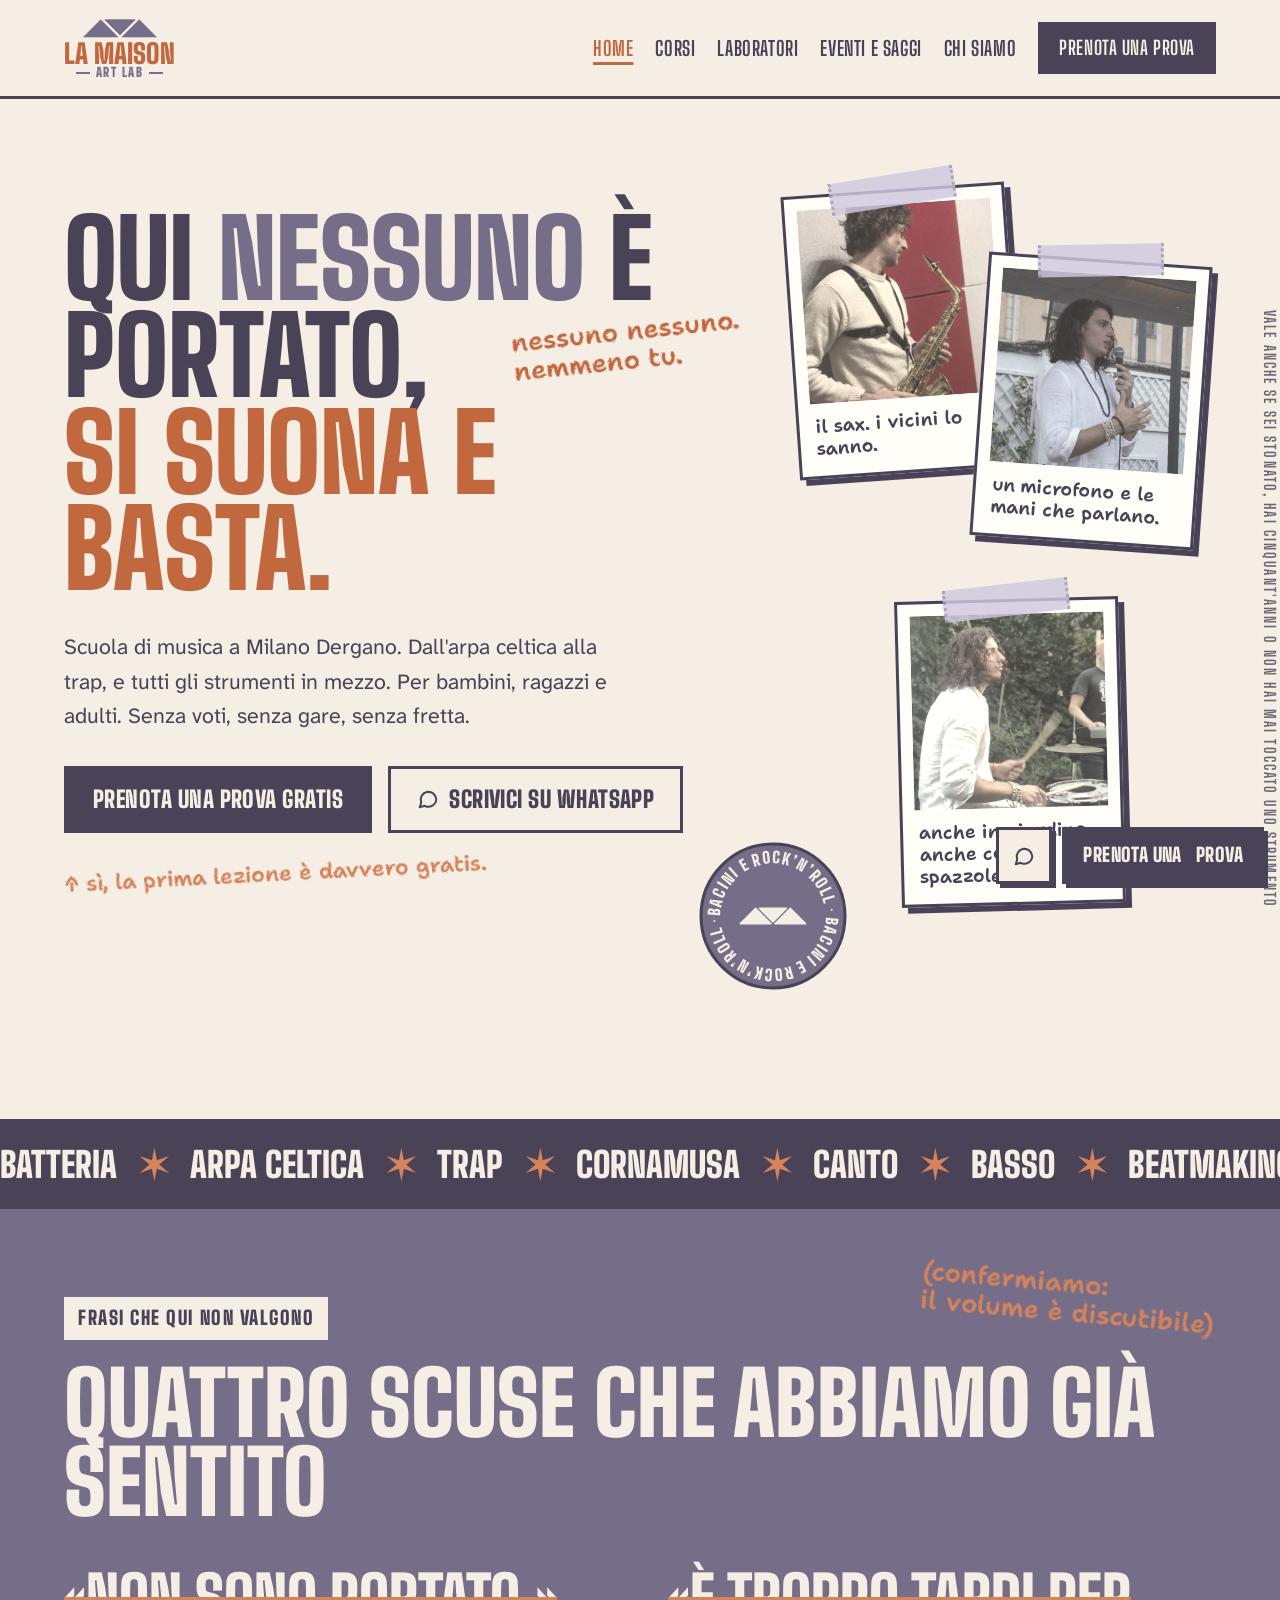
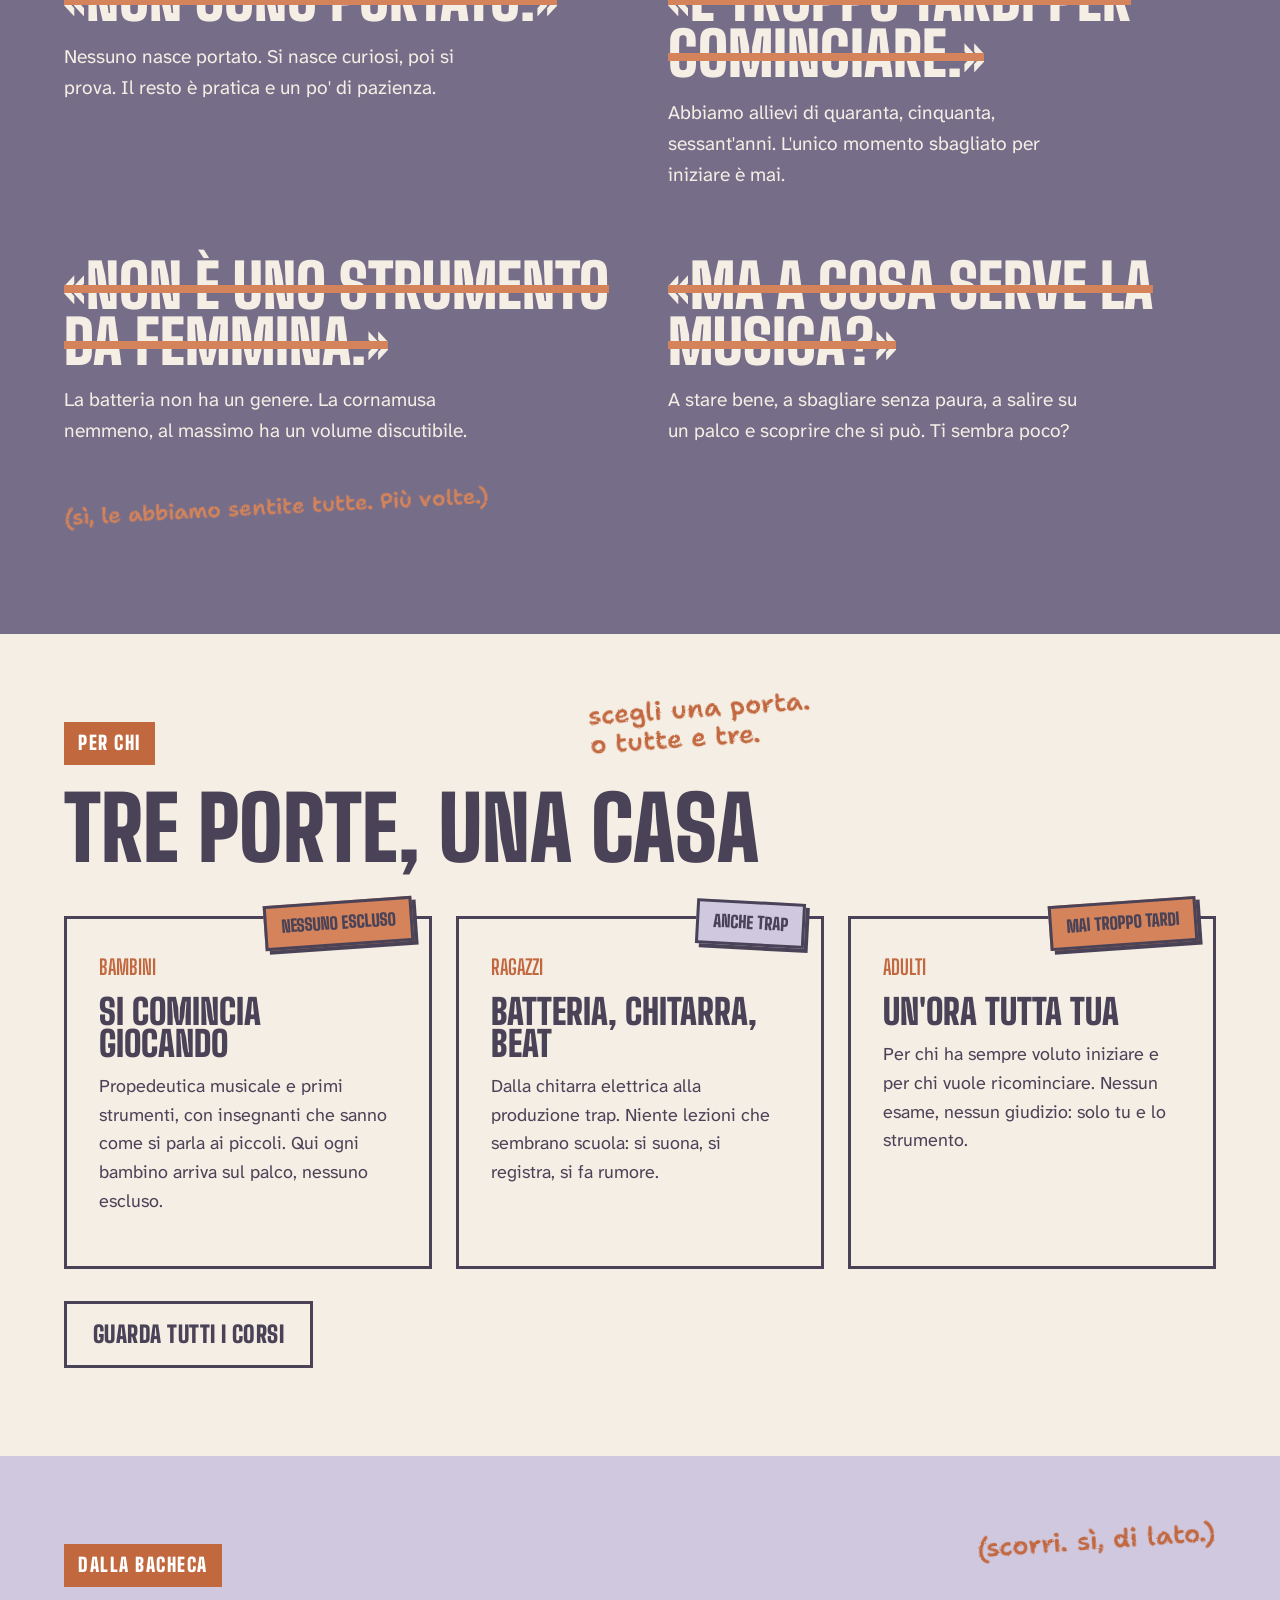
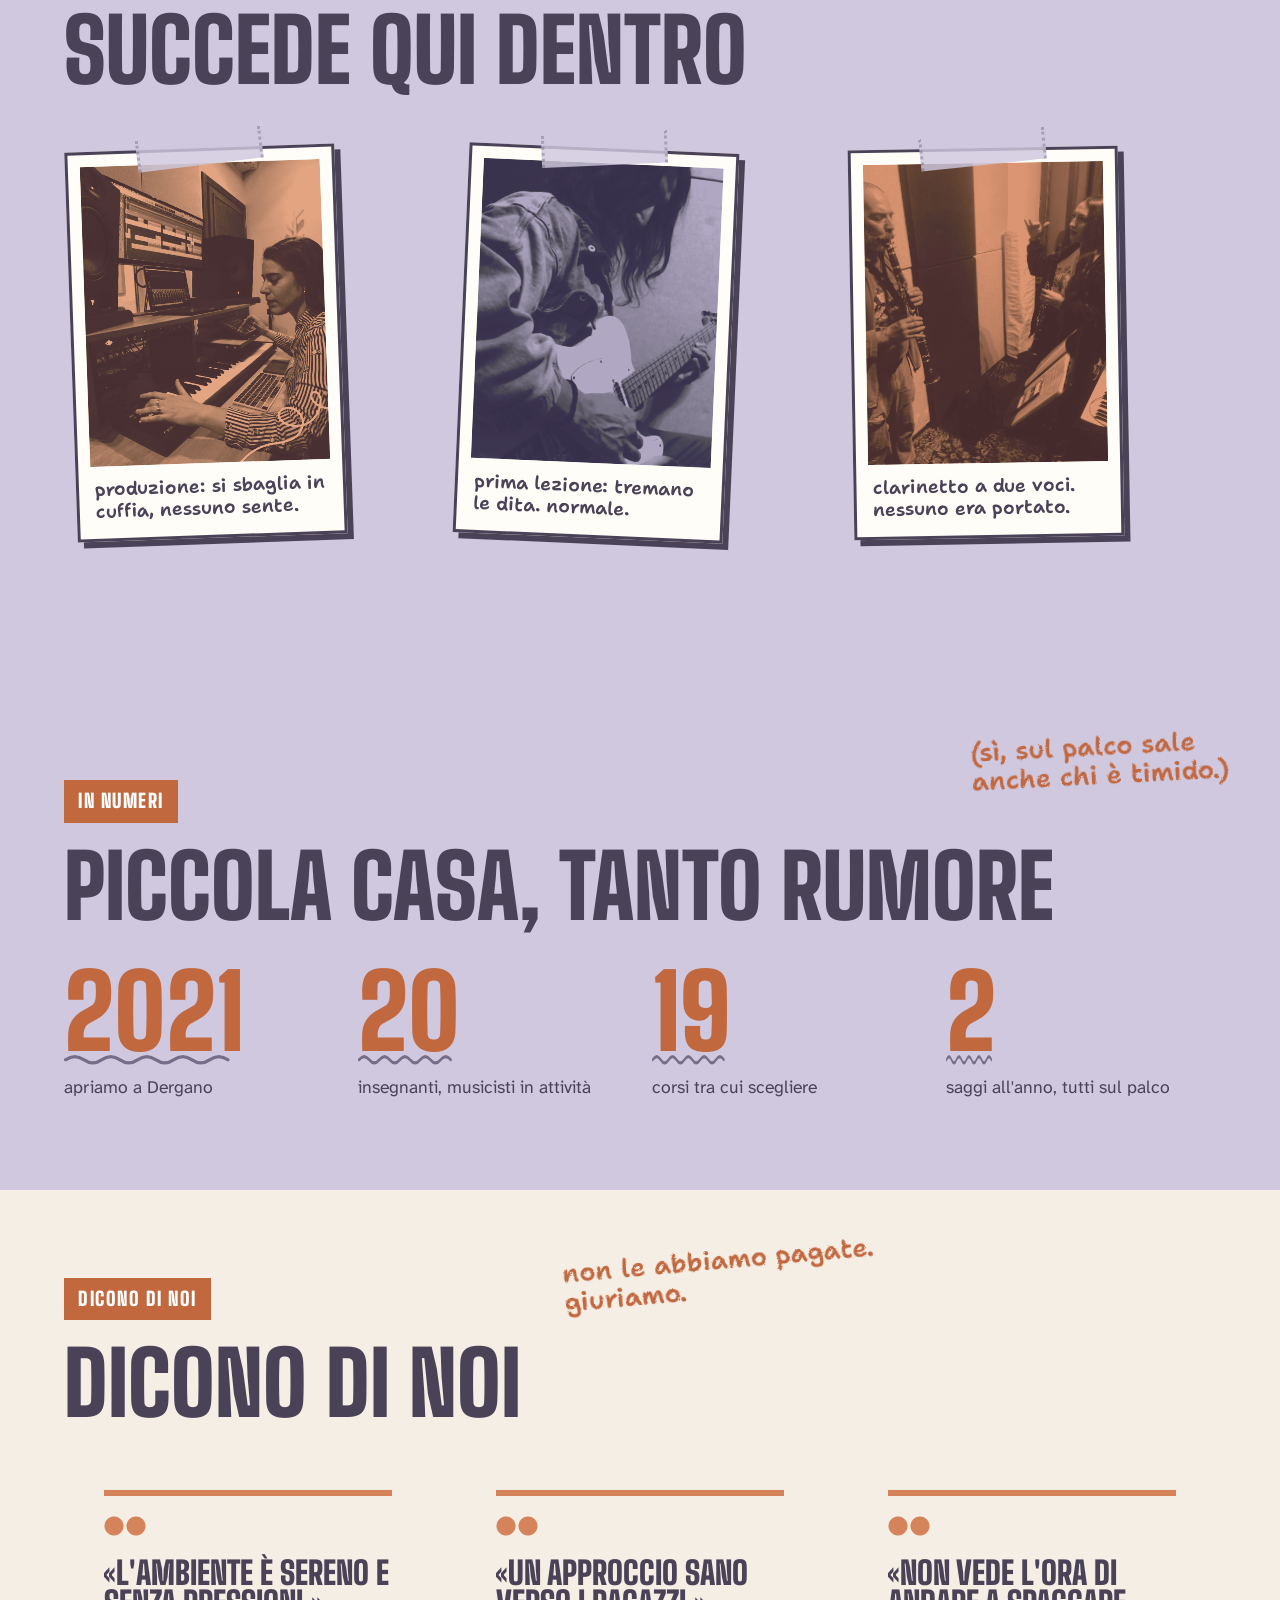
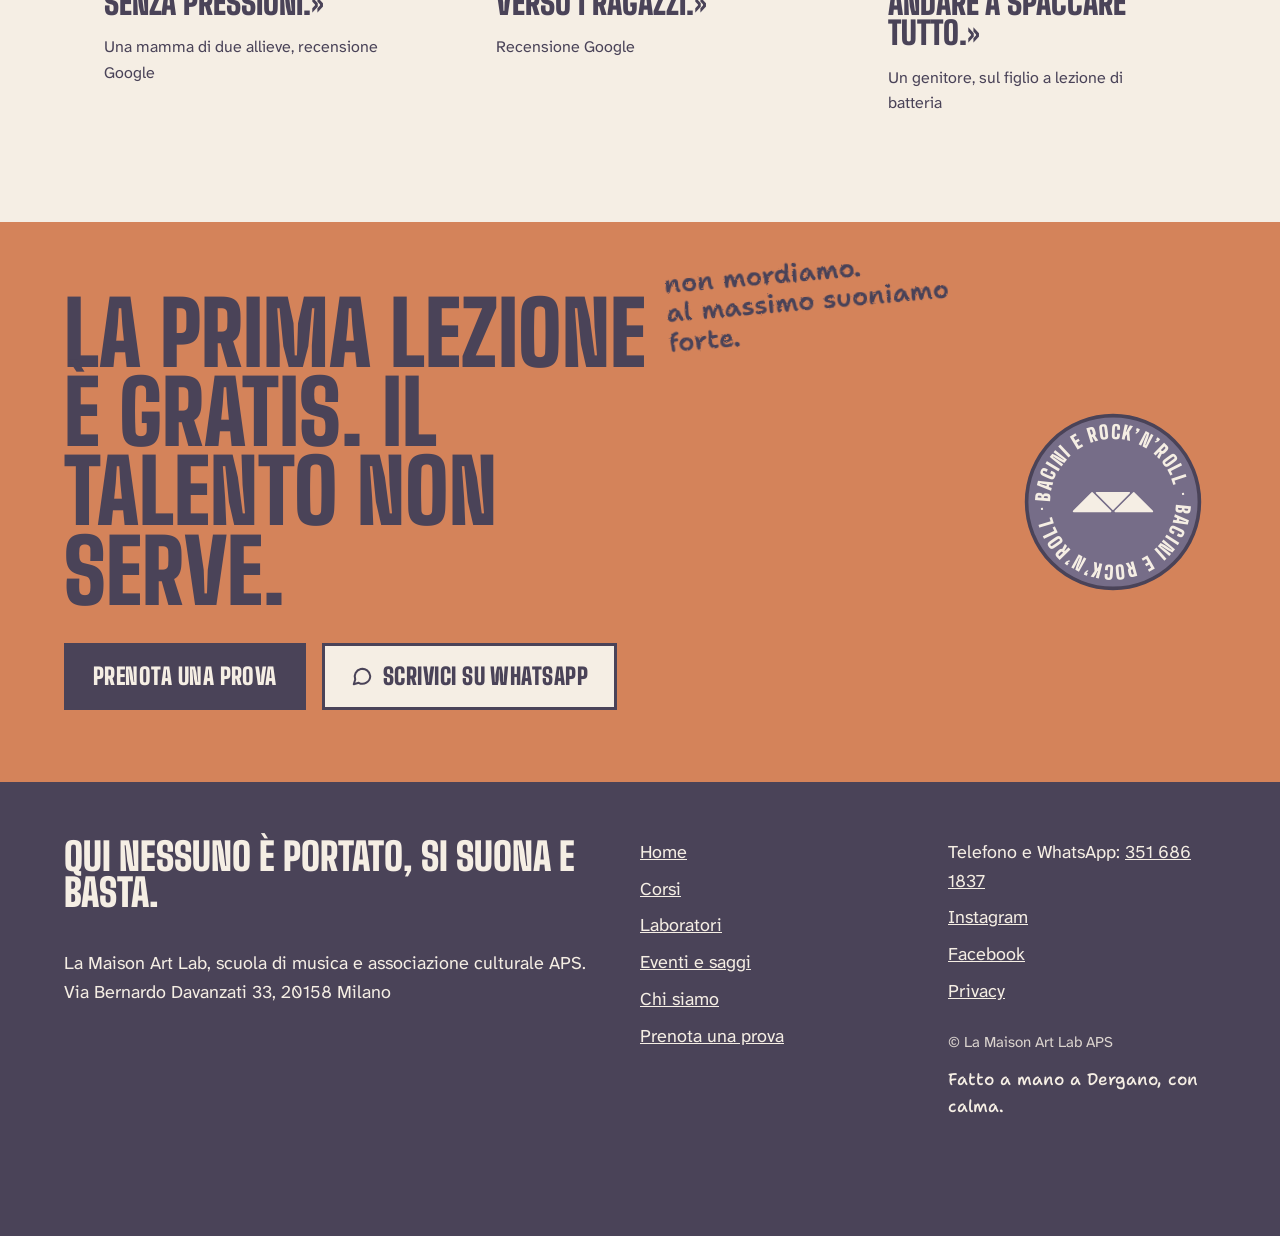
<file: index.html>
<!DOCTYPE html>
<html lang="it">
<head>
<meta charset="utf-8">
<meta name="viewport" content="width=device-width, initial-scale=1">
<title>La Maison Art Lab · Scuola di musica a Milano Dergano</title>
<meta name="description" content="Qui nessuno è portato, si suona e basta. Scuola di musica a Milano Dergano per bambini, ragazzi e adulti. Lezione di prova gratuita.">
<link rel="canonical" href="https://lamaisonartlab.org/">
<meta property="og:type" content="website">
<meta property="og:locale" content="it_IT">
<meta property="og:site_name" content="La Maison Art Lab">
<meta property="og:title" content="La Maison Art Lab · Scuola di musica a Milano Dergano">
<meta property="og:description" content="Qui nessuno è portato, si suona e basta. Scuola di musica a Milano Dergano per bambini, ragazzi e adulti. Lezione di prova gratuita.">
<meta property="og:url" content="https://lamaisonartlab.org/">
<meta property="og:image" content="https://lamaisonartlab.org/foto/og-lamaison.jpg">
<meta property="og:image:width" content="1200">
<meta property="og:image:height" content="630">
<meta name="twitter:card" content="summary_large_image">
<script type="application/ld+json">{"@context": "https://schema.org", "@type": ["EducationalOrganization", "LocalBusiness"], "@id": "https://lamaisonartlab.org/#scuola", "name": "La Maison Art Lab", "alternateName": "La Maison Art Lab APS", "url": "https://lamaisonartlab.org/", "description": "Scuola di musica e associazione culturale a Milano Dergano. Lezioni individuali per bambini, ragazzi e adulti: batteria, chitarra, basso, canto, pianoforte, violino, fiati, arpa celtica, cornamusa, produzione e beatmaking. Lezione di prova gratuita.", "slogan": "Qui nessuno è portato, si suona e basta.", "foundingDate": "2021-09", "telephone": "+39 351 686 1837", "email": "lamaisonartlab@gmail.com", "image": "https://lamaisonartlab.org/foto/og-lamaison.jpg", "logo": "https://lamaisonartlab.org/foto/og-lamaison.jpg", "address": {"@type": "PostalAddress", "streetAddress": "Via Bernardo Davanzati 33", "addressLocality": "Milano", "postalCode": "20158", "addressRegion": "MI", "addressCountry": "IT"}, "areaServed": ["Dergano", "Bovisa", "Affori", "Maciachini", "Isola", "Milano"], "sameAs": ["https://www.instagram.com/lamaisonartlab/", "https://www.facebook.com/lamaisonartlab/"], "knowsAbout": ["batteria", "chitarra", "basso", "canto", "pianoforte", "violino", "sassofono", "tromba", "arpa celtica", "cornamusa", "flauto traverso", "tin whistle", "bodhrán", "produzione musicale", "beatmaking", "propedeutica musicale"]}</script>
<link rel="stylesheet" href="style.css">
</head>
<body>
<svg width="0" height="0" style="position:absolute" aria-hidden="true" focusable="false"><filter id="gesso"><feTurbulence type="fractalNoise" baseFrequency="0.85" numOctaves="2" result="n"/><feDisplacementMap in="SourceGraphic" in2="n" scale="2.4"/></filter></svg>
<a class="salta" href="#contenuto">Vai al contenuto</a>
<header class="testata"><div class="wrap">
<a class="marchio" href="/" aria-label="La Maison Art Lab, home"><svg viewBox="130 300 832 225" aria-hidden="true" focusable="false"><g fill="#766D88" stroke="#766D88" stroke-width="8" stroke-linejoin="round"><path d="M148 507 L335 319 L522 507 Z"/><path d="M380 319 L711 319 L546 485 Z"/><path d="M569 507 L756 319 L944 507 Z"/></g></svg><span class="marchio-testo"><b>La Maison</b><span>ART LAB</span></span></a>
<button class="apri-menu" type="button" aria-expanded="false" aria-controls="menu">Menu</button>
<nav class="menu" id="menu" aria-label="Principale"><a href="/" aria-current="page">Home</a><a href="/corsi">Corsi</a><a href="/laboratori">Laboratori</a><a href="/eventi">Eventi e saggi</a><a href="/chi-siamo">Chi siamo</a><a class="btn btn-prova" href="/prova">Prenota una prova</a></nav>
</div></header>
<main id="contenuto">
<section class="hero"><div class="wrap hero-griglia">
<div>
<h1 style="font-size:clamp(3.6rem,8.4vw,8.4rem)"><span class="w1">Qui</span> <span class="w2">nessuno</span> <span class="w1">è portato,</span><span class="riga2">si suona e basta.</span></h1>
<p class="lead">Scuola di musica a Milano Dergano. Dall'arpa celtica alla trap, e tutti gli strumenti in mezzo. Per bambini, ragazzi e adulti. Senza voti, senza gare, senza fretta.</p>
<div class="bottoni"><a class="btn btn-prova" href="/prova">Prenota una prova gratis</a><a class="btn btn-wa" href="https://wa.me/393516861837?text=Ciao%21%20Vorrei%20prenotare%20una%20lezione%20di%20prova%20alla%20Maison."><svg viewBox="0 0 24 24" fill="none" stroke="currentColor" stroke-width="2.2" stroke-linecap="round" stroke-linejoin="round" aria-hidden="true" focusable="false"><path d="M21 12a8.5 8.5 0 0 1-12.6 7.4L3 21l1.6-5.2A8.5 8.5 0 1 1 21 12z"/></svg> Scrivici su WhatsApp</a></div>
<p class="annotazione">↑ sì, la prima lezione è davvero gratis.</p>
</div>
<div class="hero-figura collage"><figure class="polaroid nastrino" style="--r:-4deg;left:-4%;top:0;z-index:1"><span class="duo"><img src="foto/sax.jpg" alt="Un sassofonista davanti alla parete rossa della sala" loading="lazy"></span><figcaption>il sax. i vicini lo sanno.</figcaption></figure><figure class="polaroid nastrino" style="--r:4deg;right:-6%;top:70px;z-index:2"><span class="duo"><img src="foto/voce-uomo.jpg" alt="Un cantante in camicia bianca canta in giardino" loading="lazy"></span><figcaption>un microfono e le mani che parlano.</figcaption></figure><figure class="polaroid nastrino" style="--r:-1.5deg;left:20%;top:410px;z-index:3"><span class="duo"><img src="foto/batteria-giardino.jpg" alt="Un percussionista suona con le spazzole in giardino" loading="lazy"></span><figcaption>anche in giardino. anche con le spazzole.</figcaption></figure><svg class="timbro" viewBox="0 0 200 200" aria-hidden="true" focusable="false"><defs><path id="cerchio-hero" d="M100,100 m-70,0 a70,70 0 1,1 140,0 a70,70 0 1,1 -140,0"/></defs><circle cx="100" cy="100" r="96" fill="#766D88" stroke="#4A4358" stroke-width="4"/><text font-family="Big Shoulders Display, Arial Narrow, sans-serif" font-weight="900" font-size="21" fill="#F5EEE4" letter-spacing="1"><textPath href="#cerchio-hero" textLength="436" lengthAdjust="spacing">BACINI E ROCK&#8217;N&#8217;ROLL · BACINI E ROCK&#8217;N&#8217;ROLL ·</textPath></text><g transform="translate(54.2,87.6) scale(0.11) translate(-130,-300)"><g fill="#F5EEE4" stroke="#F5EEE4" stroke-width="16" stroke-linejoin="round"><path d="M148 507 L335 319 L522 507 Z"/><path d="M380 319 L711 319 L546 485 Z"/><path d="M569 507 L756 319 L944 507 Z"/></g></g></svg></div>
</div>
<p class="gesso solo-desk" style="left:40%;top:218px;color:var(--terra-scura);transform:rotate(-6deg)" aria-hidden="true">nessuno nessuno.<br>nemmeno tu.</p><div class="lato">Vale anche se sei stonato, hai cinquant'anni o non hai mai toccato uno strumento</div>
</section>
<div class="nastro" aria-hidden="true"><div class="nastro-binario"><span>Batteria<i>✶</i>Arpa celtica<i>✶</i>Trap<i>✶</i>Cornamusa<i>✶</i>Canto<i>✶</i>Basso<i>✶</i>Beatmaking<i>✶</i>Mixing e mastering<i>✶</i>Violino<i>✶</i>Tin whistle<i>✶</i>Sax<i>✶</i>Pianoforte<i>✶</i>Bodhrán<i>✶</i>Chitarra elettrica<i>✶</i>Tromba<i>✶</i></span><span>Batteria<i>✶</i>Arpa celtica<i>✶</i>Trap<i>✶</i>Cornamusa<i>✶</i>Canto<i>✶</i>Basso<i>✶</i>Beatmaking<i>✶</i>Mixing e mastering<i>✶</i>Violino<i>✶</i>Tin whistle<i>✶</i>Sax<i>✶</i>Pianoforte<i>✶</i>Bodhrán<i>✶</i>Chitarra elettrica<i>✶</i>Tromba<i>✶</i></span></div></div>

<section class="sezione sezione-viola"><div class="wrap">
<span class="etichetta">Frasi che qui non valgono</span>
<h2>Quattro scuse che abbiamo già sentito</h2>
<div class="frasi">
<div class="frase"><s>«Non sono portato.»</s><p>Nessuno nasce portato. Si nasce curiosi, poi si prova. Il resto è pratica e un po' di pazienza.</p></div>
<div class="frase"><s>«È troppo tardi per cominciare.»</s><p>Abbiamo allievi di quaranta, cinquanta, sessant'anni. L'unico momento sbagliato per iniziare è mai.</p></div>
<div class="frase"><s>«Non è uno strumento da femmina.»</s><p>La batteria non ha un genere. La cornamusa nemmeno, al massimo ha un volume discutibile.</p></div>
<div class="frase"><s>«Ma a cosa serve la musica?»</s><p>A stare bene, a sbagliare senza paura, a salire su un palco e scoprire che si può. Ti sembra poco?</p></div>
</div>
<p class="annotazione">(sì, le abbiamo sentite tutte. Più volte.)</p><p class="gesso solo-desk" style="right:5%;top:60px;color:var(--terra);transform:rotate(5deg)" aria-hidden="true">(confermiamo:<br>il volume è discutibile)</p>
</div></section>

<section class="sezione"><div class="wrap">
<p class="gesso solo-desk" style="left:46%;top:60px;color:var(--terra-scura);transform:rotate(-4deg)" aria-hidden="true">scegli una porta.<br>o tutte e tre.</p><span class="etichetta">Per chi</span>
<h2>Tre porte, una casa</h2>
<div class="schede">
<div class="scheda"><span class="adesivo">Nessuno escluso</span><span class="eta">Bambini</span><h3>Si comincia giocando</h3><p>Propedeutica musicale e primi strumenti, con insegnanti che sanno come si parla ai piccoli. Qui ogni bambino arriva sul palco, nessuno escluso.</p></div>
<div class="scheda"><span class="adesivo lilla">Anche trap</span><span class="eta">Ragazzi</span><h3>Batteria, chitarra, beat</h3><p>Dalla chitarra elettrica alla produzione trap. Niente lezioni che sembrano scuola: si suona, si registra, si fa rumore.</p></div>
<div class="scheda"><span class="adesivo">Mai troppo tardi</span><span class="eta">Adulti</span><h3>Un'ora tutta tua</h3><p>Per chi ha sempre voluto iniziare e per chi vuole ricominciare. Nessun esame, nessun giudizio: solo tu e lo strumento.</p></div>
</div>
<div class="bottoni"><a class="btn btn-wa" href="/corsi">Guarda tutti i corsi</a></div>
</div></section><section class="sezione sezione-lilla"><div class="wrap"><p class="gesso solo-desk" style="right:5%;top:70px;color:var(--terra-scura);transform:rotate(-4deg)" aria-hidden="true">(scorri. sì, di lato.)</p><span class="etichetta">Dalla bacheca</span><h2>Succede qui dentro</h2><div class="bacheca" aria-label="Foto dalle lezioni"><figure class="polaroid nastrino"><span class="duo"><img src="foto/produzione.jpg" alt="Una ragazza produce musica al computer con tastiera e casse" loading="lazy"></span><figcaption>produzione: si sbaglia in cuffia, nessuno sente.</figcaption></figure><figure class="polaroid nastrino"><span class="duo"><img src="foto/v-telecaster.jpg" alt="Mani su una chitarra elettrica davanti alla parete rossa" loading="lazy"></span><figcaption>prima lezione: tremano le dita. normale.</figcaption></figure><figure class="polaroid nastrino"><span class="duo"><img src="foto/clarinetto.jpg" alt="Insegnante e allieva suonano il clarinetto" loading="lazy"></span><figcaption>clarinetto a due voci. nessuno era portato.</figcaption></figure><figure class="polaroid nastrino"><span class="duo"><img src="foto/canto-piano.jpg" alt="Una cantante e un pianista provano in sala" loading="lazy"></span><figcaption>voce e piano. il resto è coraggio.</figcaption></figure><figure class="polaroid nastrino"><span class="duo"><img src="foto/basso.jpg" alt="Un bassista suona in sala prove" loading="lazy"></span><figcaption>senza basso non balla nessuno.</figcaption></figure><figure class="polaroid nastrino"><span class="duo"><img src="foto/batteria.jpg" alt="Una batterista suona all aperto" loading="lazy"></span><figcaption>rumore autorizzato.</figcaption></figure><figure class="polaroid nastrino"><span class="duo"><img src="foto/studio.jpg" alt="Una persona di spalle lavora in studio di registrazione" loading="lazy"></span><figcaption>cuffie, cavi e pazienza.</figcaption></figure><figure class="polaroid nastrino"><span class="duo"><img src="foto/chitarre.jpg" alt="Due chitarriste a lezione" loading="lazy"></span><figcaption>prima si accorda. poi si ride.</figcaption></figure><figure class="polaroid nastrino"><span class="duo"><img src="foto/v-piano-lezione.jpg" alt="Insegnante e allievo adulto al pianoforte" loading="lazy"></span><figcaption>a quattro mani. due sono del maestro.</figcaption></figure></div></div></section>

<section class="sezione sezione-lilla"><div class="wrap">
<p class="gesso solo-desk" style="right:4%;top:40px;color:var(--terra-scura);transform:rotate(-3deg)" aria-hidden="true">(sì, sul palco sale<br>anche chi è timido.)</p><span class="etichetta">In numeri</span>
<h2>Piccola casa, tanto rumore</h2>
<div class="numeri">
<div class="numero"><b>2021<svg viewBox="0 0 200 18" preserveAspectRatio="none" aria-hidden="true" focusable="false"><path d="M2 10 Q 12 2 22 10 Q 32 18 42 10 Q 52 2 62 10 Q 72 18 82 10 Q 92 2 102 10 Q 112 18 122 10 Q 132 2 142 10 Q 152 18 162 10 Q 172 2 182 10" fill="none" stroke="currentColor" stroke-width="4" stroke-linecap="round"/></svg></b><span>apriamo a Dergano</span></div>
<div class="numero"><b>20<svg viewBox="0 0 200 18" preserveAspectRatio="none" aria-hidden="true" focusable="false"><path d="M2 10 Q 12 2 22 10 Q 32 18 42 10 Q 52 2 62 10 Q 72 18 82 10 Q 92 2 102 10 Q 112 18 122 10 Q 132 2 142 10 Q 152 18 162 10 Q 172 2 182 10" fill="none" stroke="currentColor" stroke-width="4" stroke-linecap="round"/></svg></b><span>insegnanti, musicisti in attività</span></div>
<div class="numero"><b>19<svg viewBox="0 0 200 18" preserveAspectRatio="none" aria-hidden="true" focusable="false"><path d="M2 10 Q 12 2 22 10 Q 32 18 42 10 Q 52 2 62 10 Q 72 18 82 10 Q 92 2 102 10 Q 112 18 122 10 Q 132 2 142 10 Q 152 18 162 10 Q 172 2 182 10" fill="none" stroke="currentColor" stroke-width="4" stroke-linecap="round"/></svg></b><span>corsi tra cui scegliere</span></div>
<div class="numero"><b>2<svg viewBox="0 0 200 18" preserveAspectRatio="none" aria-hidden="true" focusable="false"><path d="M2 10 Q 12 2 22 10 Q 32 18 42 10 Q 52 2 62 10 Q 72 18 82 10 Q 92 2 102 10 Q 112 18 122 10 Q 132 2 142 10 Q 152 18 162 10 Q 172 2 182 10" fill="none" stroke="currentColor" stroke-width="4" stroke-linecap="round"/></svg></b><span>saggi all'anno, tutti sul palco</span></div>
</div>
</div></section>

<section class="sezione"><div class="wrap">
<p class="gesso solo-desk" style="left:44%;top:56px;color:var(--terra-scura);transform:rotate(-5deg)" aria-hidden="true">non le abbiamo pagate.<br>giuriamo.</p><span class="etichetta">Dicono di noi</span>
<h2>Dicono di noi</h2>
<div class="recensioni">
<figure class="recensione"><blockquote>«L'ambiente è sereno e senza pressioni.»</blockquote><figcaption>Una mamma di due allieve, recensione Google</figcaption></figure>
<figure class="recensione"><blockquote>«Un approccio sano verso i ragazzi.»</blockquote><figcaption>Recensione Google</figcaption></figure>
<figure class="recensione"><blockquote>«Non vede l'ora di andare a spaccare tutto.»</blockquote><figcaption>Un genitore, sul figlio a lezione di batteria</figcaption></figure>
</div>
</div></section>

</main>
<section class="banda"><p class="gesso solo-desk" style="left:52%;top:34px;color:var(--notte);transform:rotate(-5deg)" aria-hidden="true">non mordiamo.<br>al massimo suoniamo forte.</p><svg class="timbro" viewBox="0 0 200 200" aria-hidden="true" focusable="false"><defs><path id="cerchio-piede" d="M100,100 m-70,0 a70,70 0 1,1 140,0 a70,70 0 1,1 -140,0"/></defs><circle cx="100" cy="100" r="96" fill="#766D88" stroke="#4A4358" stroke-width="4"/><text font-family="Big Shoulders Display, Arial Narrow, sans-serif" font-weight="900" font-size="21" fill="#F5EEE4" letter-spacing="1"><textPath href="#cerchio-piede" textLength="436" lengthAdjust="spacing">BACINI E ROCK&#8217;N&#8217;ROLL · BACINI E ROCK&#8217;N&#8217;ROLL ·</textPath></text><g transform="translate(54.2,87.6) scale(0.11) translate(-130,-300)"><g fill="#F5EEE4" stroke="#F5EEE4" stroke-width="16" stroke-linejoin="round"><path d="M148 507 L335 319 L522 507 Z"/><path d="M380 319 L711 319 L546 485 Z"/><path d="M569 507 L756 319 L944 507 Z"/></g></g></svg><div class="wrap">
<h2>La prima lezione è gratis. Il talento non serve.</h2>
<div class="bottoni"><a class="btn btn-prova" href="/prova">Prenota una prova</a><a class="btn btn-wa" href="https://wa.me/393516861837?text=Ciao%21%20Vorrei%20prenotare%20una%20lezione%20di%20prova%20alla%20Maison."><svg viewBox="0 0 24 24" fill="none" stroke="currentColor" stroke-width="2.2" stroke-linecap="round" stroke-linejoin="round" aria-hidden="true" focusable="false"><path d="M21 12a8.5 8.5 0 0 1-12.6 7.4L3 21l1.6-5.2A8.5 8.5 0 1 1 21 12z"/></svg> Scrivici su WhatsApp</a></div>
</div></section>
<footer class="piede"><div class="wrap">
<div><p class="claim">Qui nessuno è portato, si suona e basta.</p><p>La Maison Art Lab, scuola di musica e associazione culturale APS.<br>Via Bernardo Davanzati 33, 20158 Milano</p></div>
<div><ul><li><a href="/">Home</a></li><li><a href="/corsi">Corsi</a></li><li><a href="/laboratori">Laboratori</a></li><li><a href="/eventi">Eventi e saggi</a></li><li><a href="/chi-siamo">Chi siamo</a></li><li><a href="/prova">Prenota una prova</a></li></ul></div>
<div><ul><li>Telefono e WhatsApp: <a href="tel:+393516861837">351 686 1837</a></li><li><a href="https://www.instagram.com/lamaisonartlab/">Instagram</a></li><li><a href="https://www.facebook.com/lamaisonartlab/">Facebook</a></li><li><a href="/privacy">Privacy</a></li></ul><small>© La Maison Art Lab APS</small><p class="firma">Fatto a mano a Dergano, con calma.</p></div>
</div></footer>
<div class="fisso"><a class="btn btn-wa" href="https://wa.me/393516861837?text=Ciao%21%20Vorrei%20prenotare%20una%20lezione%20di%20prova%20alla%20Maison." aria-label="Scrivici su WhatsApp"><svg viewBox="0 0 24 24" fill="none" stroke="currentColor" stroke-width="2.2" stroke-linecap="round" stroke-linejoin="round" aria-hidden="true" focusable="false"><path d="M21 12a8.5 8.5 0 0 1-12.6 7.4L3 21l1.6-5.2A8.5 8.5 0 1 1 21 12z"/></svg></a><a class="btn btn-prova" href="/prova"><span class="testo-lungo">Prenota una&nbsp;</span>prova</a></div>
<script src="main.js"></script>
<script>function loadScript(a){var b=document.getElementsByTagName("head")[0],c=document.createElement("script");c.type="text/javascript",c.src="https://tracker.metricool.com/resources/be.js",c.onreadystatechange=a,c.onload=a,b.appendChild(c)}loadScript(function(){beTracker.t({hash:"4a9b543a5ae38511cccfe900e14ec76c"})});</script>
</body>
</html>
</file>
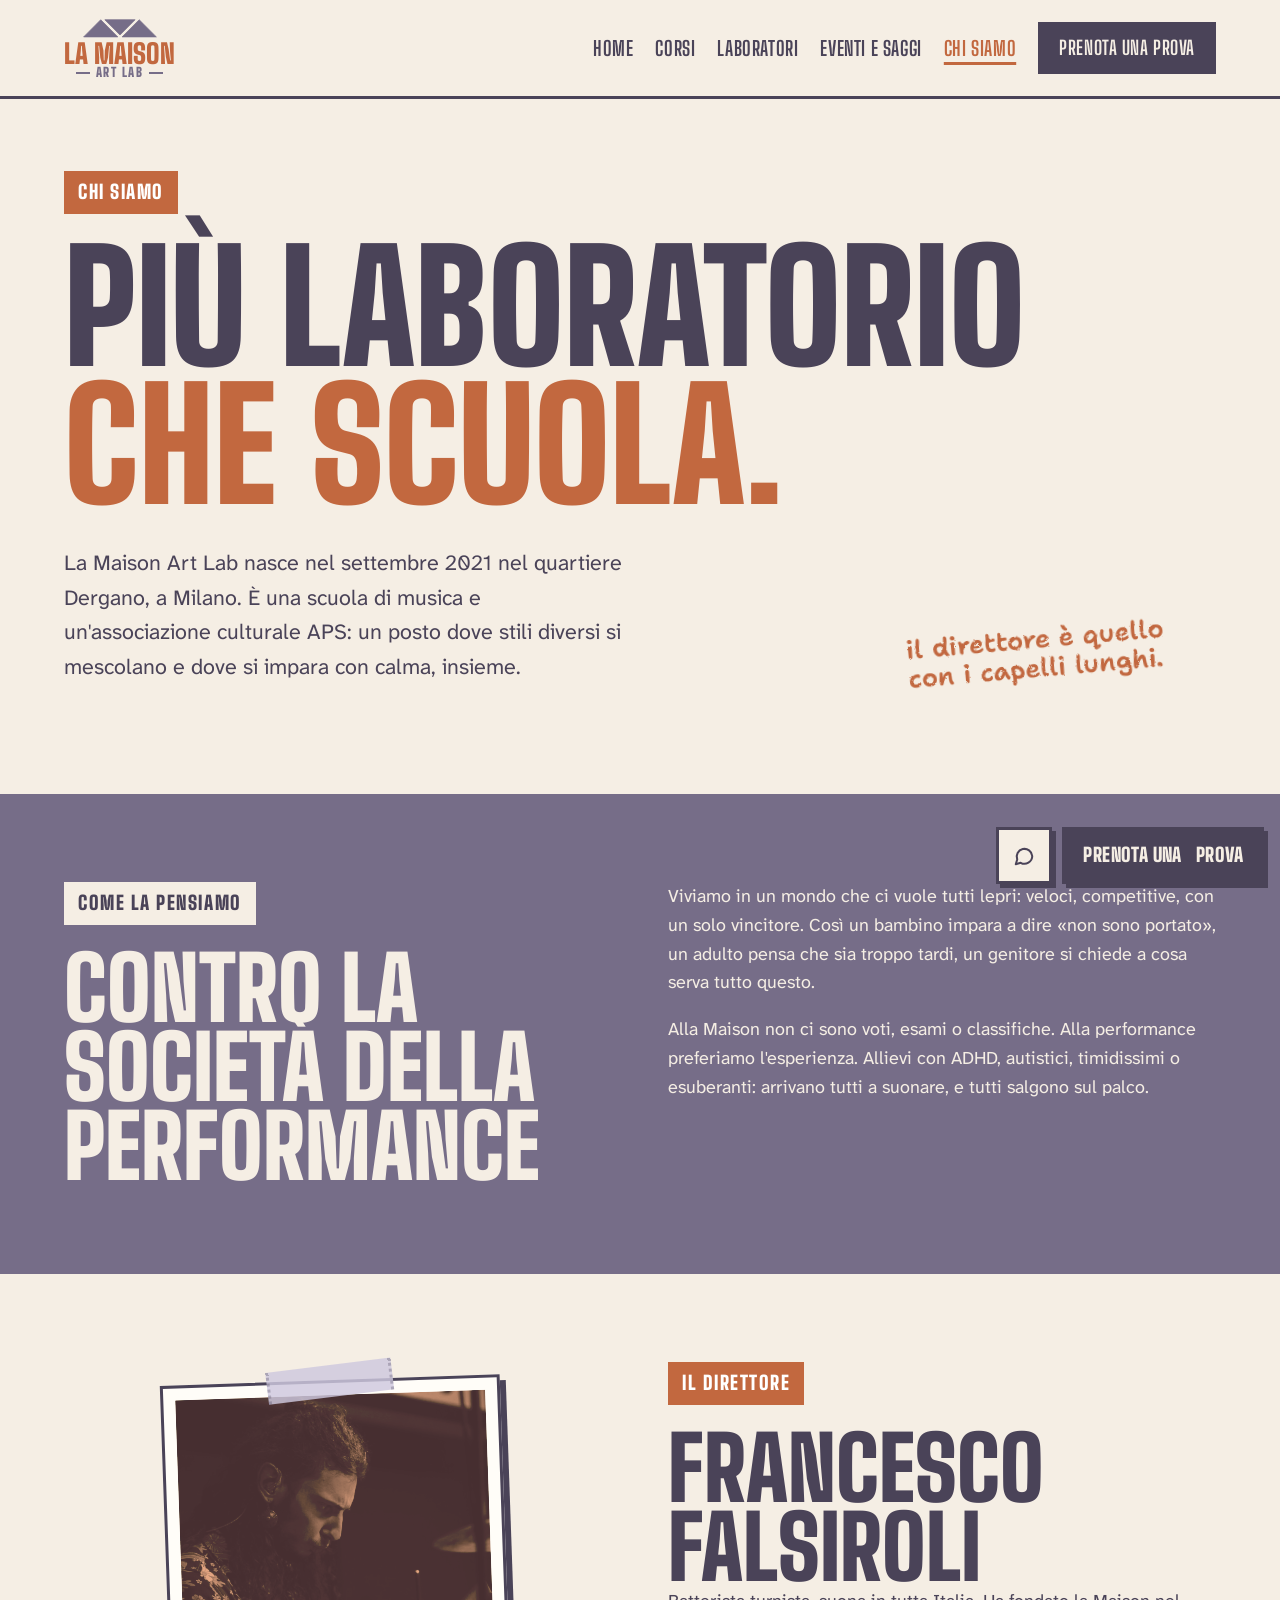
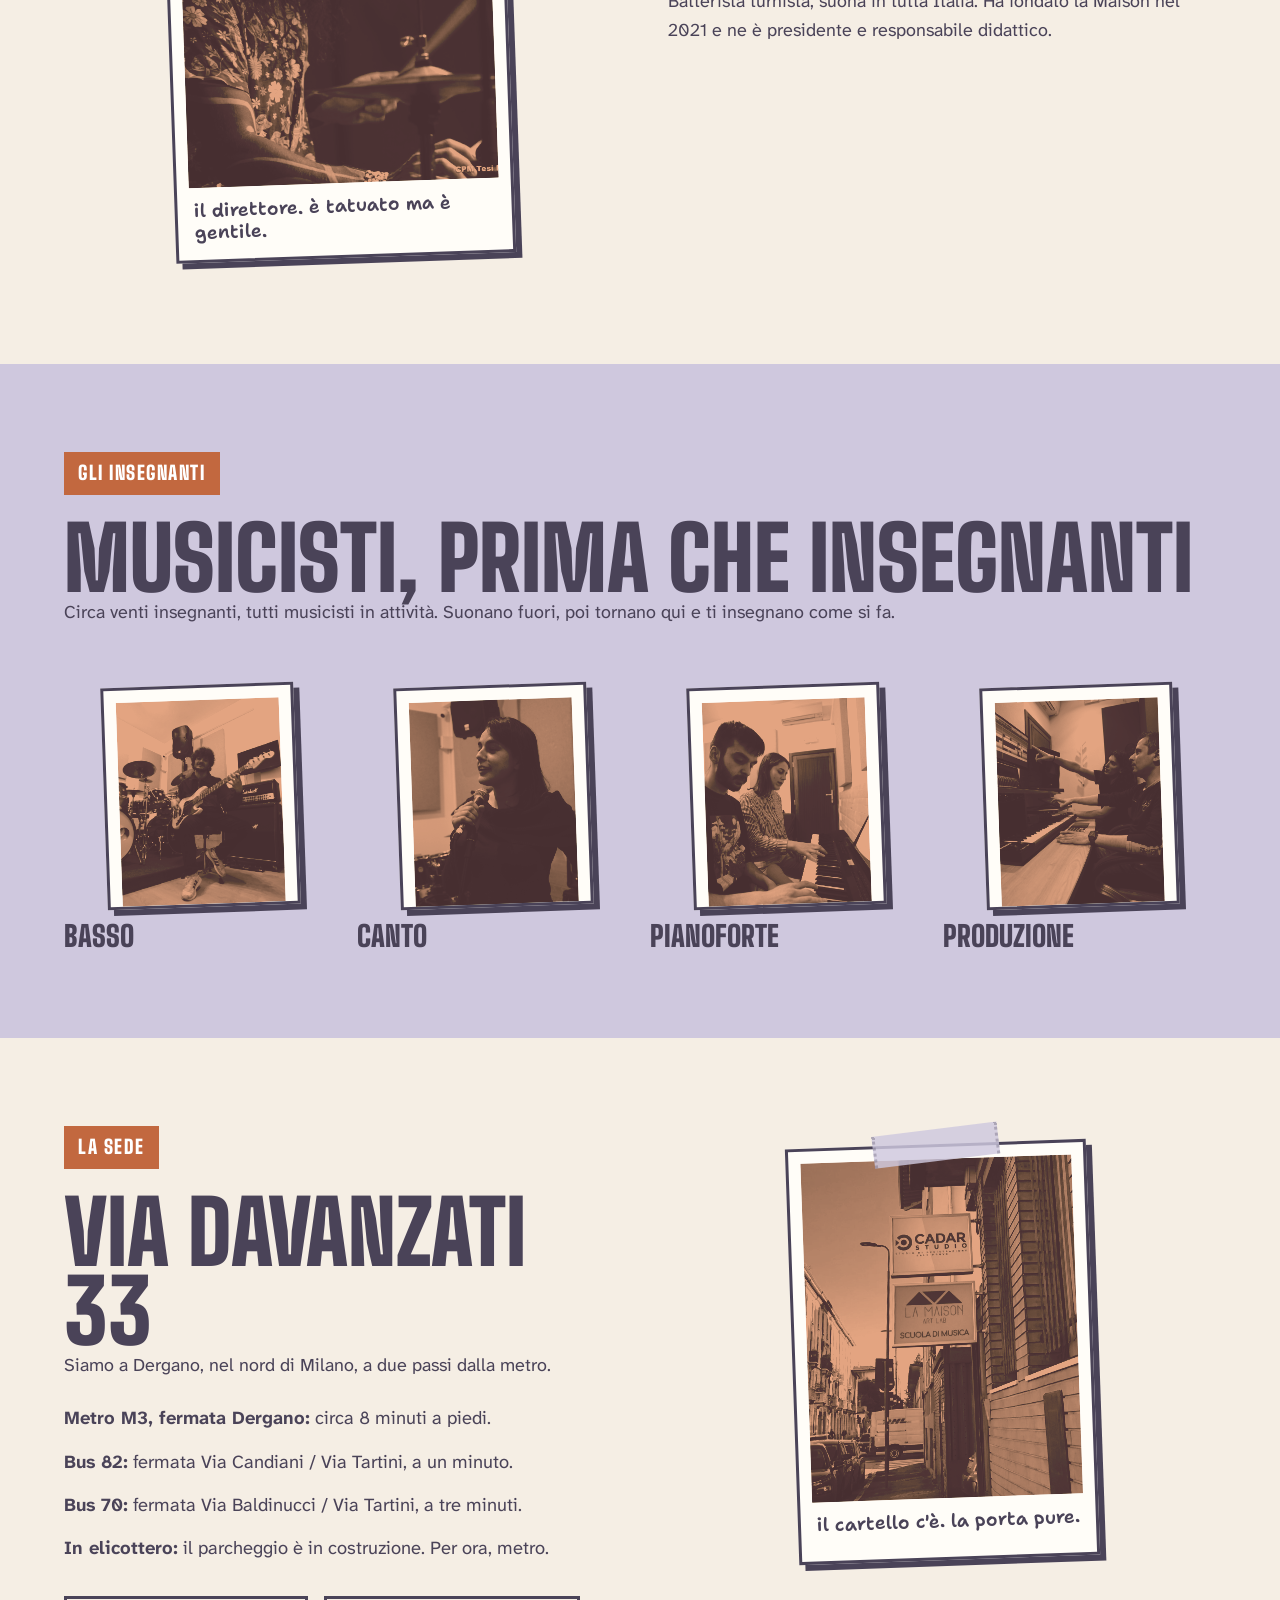
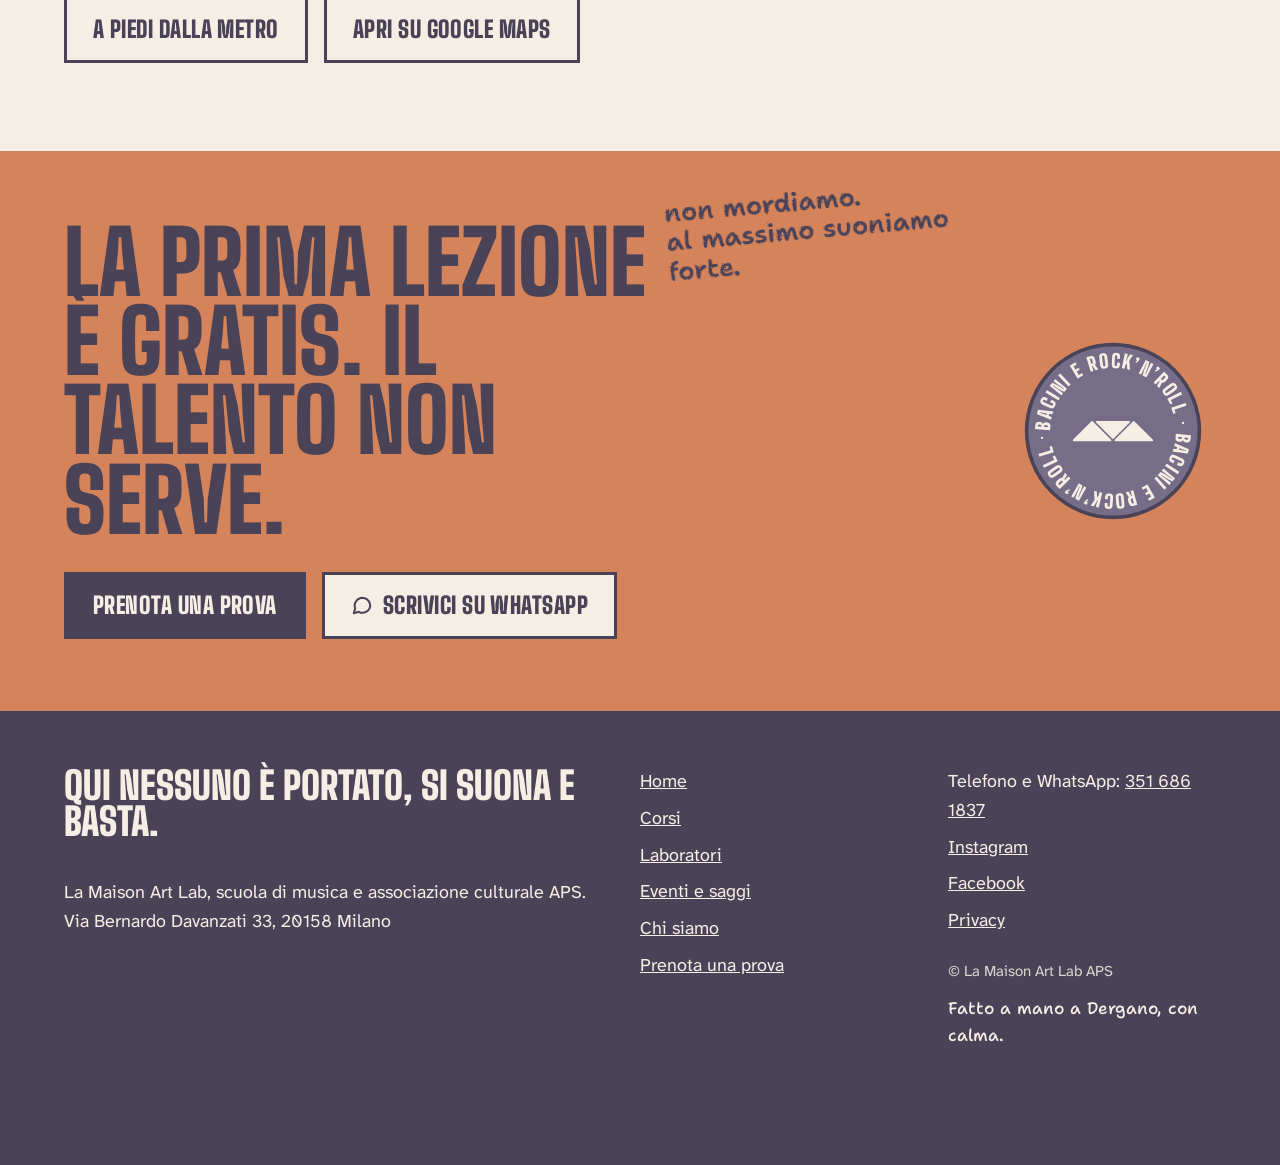
<file: chi-siamo.html>
<!DOCTYPE html>
<html lang="it">
<head>
<meta charset="utf-8">
<meta name="viewport" content="width=device-width, initial-scale=1">
<title>Chi siamo · Scuola di musica a Dergano, Milano</title>
<meta name="description" content="La Maison Art Lab è una scuola di musica e APS nata nel 2021 a Dergano, Milano: 20 insegnanti musicisti, 20 corsi, la lezione sospesa. Qui nessuno è portato.">
<link rel="canonical" href="https://lamaisonartlab.org/chi-siamo">
<meta property="og:type" content="website">
<meta property="og:locale" content="it_IT">
<meta property="og:site_name" content="La Maison Art Lab">
<meta property="og:title" content="Chi siamo · Scuola di musica a Dergano, Milano">
<meta property="og:description" content="La Maison Art Lab è una scuola di musica e APS nata nel 2021 a Dergano, Milano: 20 insegnanti musicisti, 20 corsi, la lezione sospesa. Qui nessuno è portato.">
<meta property="og:url" content="https://lamaisonartlab.org/chi-siamo">
<meta property="og:image" content="https://lamaisonartlab.org/foto/og-lamaison.jpg">
<meta property="og:image:width" content="1200">
<meta property="og:image:height" content="630">
<meta name="twitter:card" content="summary_large_image">
<link rel="stylesheet" href="style.css">
</head>
<body>
<svg width="0" height="0" style="position:absolute" aria-hidden="true" focusable="false"><filter id="gesso"><feTurbulence type="fractalNoise" baseFrequency="0.85" numOctaves="2" result="n"/><feDisplacementMap in="SourceGraphic" in2="n" scale="2.4"/></filter></svg>
<a class="salta" href="#contenuto">Vai al contenuto</a>
<header class="testata"><div class="wrap">
<a class="marchio" href="/" aria-label="La Maison Art Lab, home"><svg viewBox="130 300 832 225" aria-hidden="true" focusable="false"><g fill="#766D88" stroke="#766D88" stroke-width="8" stroke-linejoin="round"><path d="M148 507 L335 319 L522 507 Z"/><path d="M380 319 L711 319 L546 485 Z"/><path d="M569 507 L756 319 L944 507 Z"/></g></svg><span class="marchio-testo"><b>La Maison</b><span>ART LAB</span></span></a>
<button class="apri-menu" type="button" aria-expanded="false" aria-controls="menu">Menu</button>
<nav class="menu" id="menu" aria-label="Principale"><a href="/">Home</a><a href="/corsi">Corsi</a><a href="/laboratori">Laboratori</a><a href="/eventi">Eventi e saggi</a><a href="/chi-siamo" aria-current="page">Chi siamo</a><a class="btn btn-prova" href="/prova">Prenota una prova</a></nav>
</div></header>
<main id="contenuto">
<section class="hero"><p class="gesso solo-desk" style="right:9%;bottom:110px;color:var(--terra-scura);transform:rotate(-5deg)" aria-hidden="true">il direttore è quello<br>con i capelli lunghi.</p><div class="wrap">
<span class="etichetta">Chi siamo</span>
<h1>Più laboratorio<span class="riga2">che scuola.</span></h1>
<p class="lead">La Maison Art Lab nasce nel settembre 2021 nel quartiere Dergano, a Milano. È una scuola di musica e un'associazione culturale APS: un posto dove stili diversi si mescolano e dove si impara con calma, insieme.</p>
</div></section>

<section class="sezione sezione-viola"><div class="wrap due">
<div><span class="etichetta">Come la pensiamo</span><h2>Contro la società della performance</h2></div>
<div><p>Viviamo in un mondo che ci vuole tutti lepri: veloci, competitive, con un solo vincitore. Così un bambino impara a dire «non sono portato», un adulto pensa che sia troppo tardi, un genitore si chiede a cosa serva tutto questo.</p>
<p>Alla Maison non ci sono voti, esami o classifiche. Alla performance preferiamo l'esperienza. Allievi con ADHD, autistici, timidissimi o esuberanti: arrivano tutti a suonare, e tutti salgono sul palco.</p></div>
</div></section>

<section class="sezione"><div class="wrap due">
<div class="sede-foto"><figure class="polaroid nastrino"><span class="duo"><img src="foto/francesco-batteria.jpg" alt="Francesco Falsiroli alla batteria" loading="lazy"></span><figcaption>il direttore. è tatuato ma è gentile.</figcaption></figure></div>
<div><span class="etichetta">Il direttore</span><h2>Francesco Falsiroli</h2>
<p>Batterista turnista, suona in tutta Italia. Ha fondato la Maison nel 2021 e ne è presidente e responsabile didattico.</p>
</div>
</div></section>

<section class="sezione sezione-lilla"><div class="wrap">
<span class="etichetta">Gli insegnanti</span>
<h2>Musicisti, prima che insegnanti</h2>
<p>Circa venti insegnanti, tutti musicisti in attività. Suonano fuori, poi tornano qui e ti insegnano come si fa.</p>
<div class="insegnanti">
<div class="insegnante"><figure class="polaroid"><span class="duo"><img src="foto/insegnante-basso.jpg" alt="Un musicista suona il basso in sala prove" loading="lazy"></span></figure><h3>Basso</h3></div>
<div class="insegnante"><figure class="polaroid"><span class="duo"><img src="foto/insegnante-canto.jpg" alt="Una cantante al microfono in sala prove" loading="lazy"></span></figure><h3>Canto</h3></div>
<div class="insegnante"><figure class="polaroid"><span class="duo"><img src="foto/insegnante-piano.jpg" alt="Lezione di pianoforte a quattro mani" loading="lazy"></span></figure><h3>Pianoforte</h3></div>
<div class="insegnante"><figure class="polaroid"><span class="duo"><img src="foto/insegnante-produzione.jpg" alt="Lezione di produzione musicale al computer" loading="lazy"></span></figure><h3>Produzione</h3></div>
</div>
</div></section>

<section class="sezione"><div class="wrap due">
<div><span class="etichetta">La sede</span><h2>Via Davanzati 33</h2>
<p>Siamo a Dergano, nel nord di Milano, a due passi dalla metro.</p>
<ul class="contatti-lista">
<li><strong>Metro M3, fermata Dergano:</strong> circa 8 minuti a piedi.</li>
<li><strong>Bus 82:</strong> fermata Via Candiani / Via Tartini, a un minuto.</li>
<li><strong>Bus 70:</strong> fermata Via Baldinucci / Via Tartini, a tre minuti.</li>
<li><strong>In elicottero:</strong> il parcheggio è in costruzione. Per ora, metro.</li>
</ul>
<div class="bottoni"><a class="btn btn-wa" href="https://www.google.com/maps/dir/?api=1&origin=Dergano+M3+Milano&destination=Via+Bernardo+Davanzati+33+Milano&travelmode=walking">A piedi dalla metro</a><a class="btn btn-wa" href="https://www.google.com/maps/search/?api=1&query=Via+Bernardo+Davanzati+33+Milano">Apri su Google Maps</a></div></div>
<div class="sede-foto"><figure class="polaroid nastrino"><span class="duo"><img src="foto/sede-via-davanzati.jpg" alt="L insegna della scuola in via Davanzati" loading="lazy"></span><figcaption>il cartello c'è. la porta pure.</figcaption></figure></div>
</div></section>

</main>
<section class="banda"><p class="gesso solo-desk" style="left:52%;top:34px;color:var(--notte);transform:rotate(-5deg)" aria-hidden="true">non mordiamo.<br>al massimo suoniamo forte.</p><svg class="timbro" viewBox="0 0 200 200" aria-hidden="true" focusable="false"><defs><path id="cerchio-piede" d="M100,100 m-70,0 a70,70 0 1,1 140,0 a70,70 0 1,1 -140,0"/></defs><circle cx="100" cy="100" r="96" fill="#766D88" stroke="#4A4358" stroke-width="4"/><text font-family="Big Shoulders Display, Arial Narrow, sans-serif" font-weight="900" font-size="21" fill="#F5EEE4" letter-spacing="1"><textPath href="#cerchio-piede" textLength="436" lengthAdjust="spacing">BACINI E ROCK&#8217;N&#8217;ROLL · BACINI E ROCK&#8217;N&#8217;ROLL ·</textPath></text><g transform="translate(54.2,87.6) scale(0.11) translate(-130,-300)"><g fill="#F5EEE4" stroke="#F5EEE4" stroke-width="16" stroke-linejoin="round"><path d="M148 507 L335 319 L522 507 Z"/><path d="M380 319 L711 319 L546 485 Z"/><path d="M569 507 L756 319 L944 507 Z"/></g></g></svg><div class="wrap">
<h2>La prima lezione è gratis. Il talento non serve.</h2>
<div class="bottoni"><a class="btn btn-prova" href="/prova">Prenota una prova</a><a class="btn btn-wa" href="https://wa.me/393516861837?text=Ciao%21%20Vorrei%20prenotare%20una%20lezione%20di%20prova%20alla%20Maison."><svg viewBox="0 0 24 24" fill="none" stroke="currentColor" stroke-width="2.2" stroke-linecap="round" stroke-linejoin="round" aria-hidden="true" focusable="false"><path d="M21 12a8.5 8.5 0 0 1-12.6 7.4L3 21l1.6-5.2A8.5 8.5 0 1 1 21 12z"/></svg> Scrivici su WhatsApp</a></div>
</div></section>
<footer class="piede"><div class="wrap">
<div><p class="claim">Qui nessuno è portato, si suona e basta.</p><p>La Maison Art Lab, scuola di musica e associazione culturale APS.<br>Via Bernardo Davanzati 33, 20158 Milano</p></div>
<div><ul><li><a href="/">Home</a></li><li><a href="/corsi">Corsi</a></li><li><a href="/laboratori">Laboratori</a></li><li><a href="/eventi">Eventi e saggi</a></li><li><a href="/chi-siamo">Chi siamo</a></li><li><a href="/prova">Prenota una prova</a></li></ul></div>
<div><ul><li>Telefono e WhatsApp: <a href="tel:+393516861837">351 686 1837</a></li><li><a href="https://www.instagram.com/lamaisonartlab/">Instagram</a></li><li><a href="https://www.facebook.com/lamaisonartlab/">Facebook</a></li><li><a href="/privacy">Privacy</a></li></ul><small>© La Maison Art Lab APS</small><p class="firma">Fatto a mano a Dergano, con calma.</p></div>
</div></footer>
<div class="fisso"><a class="btn btn-wa" href="https://wa.me/393516861837?text=Ciao%21%20Vorrei%20prenotare%20una%20lezione%20di%20prova%20alla%20Maison." aria-label="Scrivici su WhatsApp"><svg viewBox="0 0 24 24" fill="none" stroke="currentColor" stroke-width="2.2" stroke-linecap="round" stroke-linejoin="round" aria-hidden="true" focusable="false"><path d="M21 12a8.5 8.5 0 0 1-12.6 7.4L3 21l1.6-5.2A8.5 8.5 0 1 1 21 12z"/></svg></a><a class="btn btn-prova" href="/prova"><span class="testo-lungo">Prenota una&nbsp;</span>prova</a></div>
<script src="main.js"></script>
<script>function loadScript(a){var b=document.getElementsByTagName("head")[0],c=document.createElement("script");c.type="text/javascript",c.src="https://tracker.metricool.com/resources/be.js",c.onreadystatechange=a,c.onload=a,b.appendChild(c)}loadScript(function(){beTracker.t({hash:"4a9b543a5ae38511cccfe900e14ec76c"})});</script>
</body>
</html>
</file>
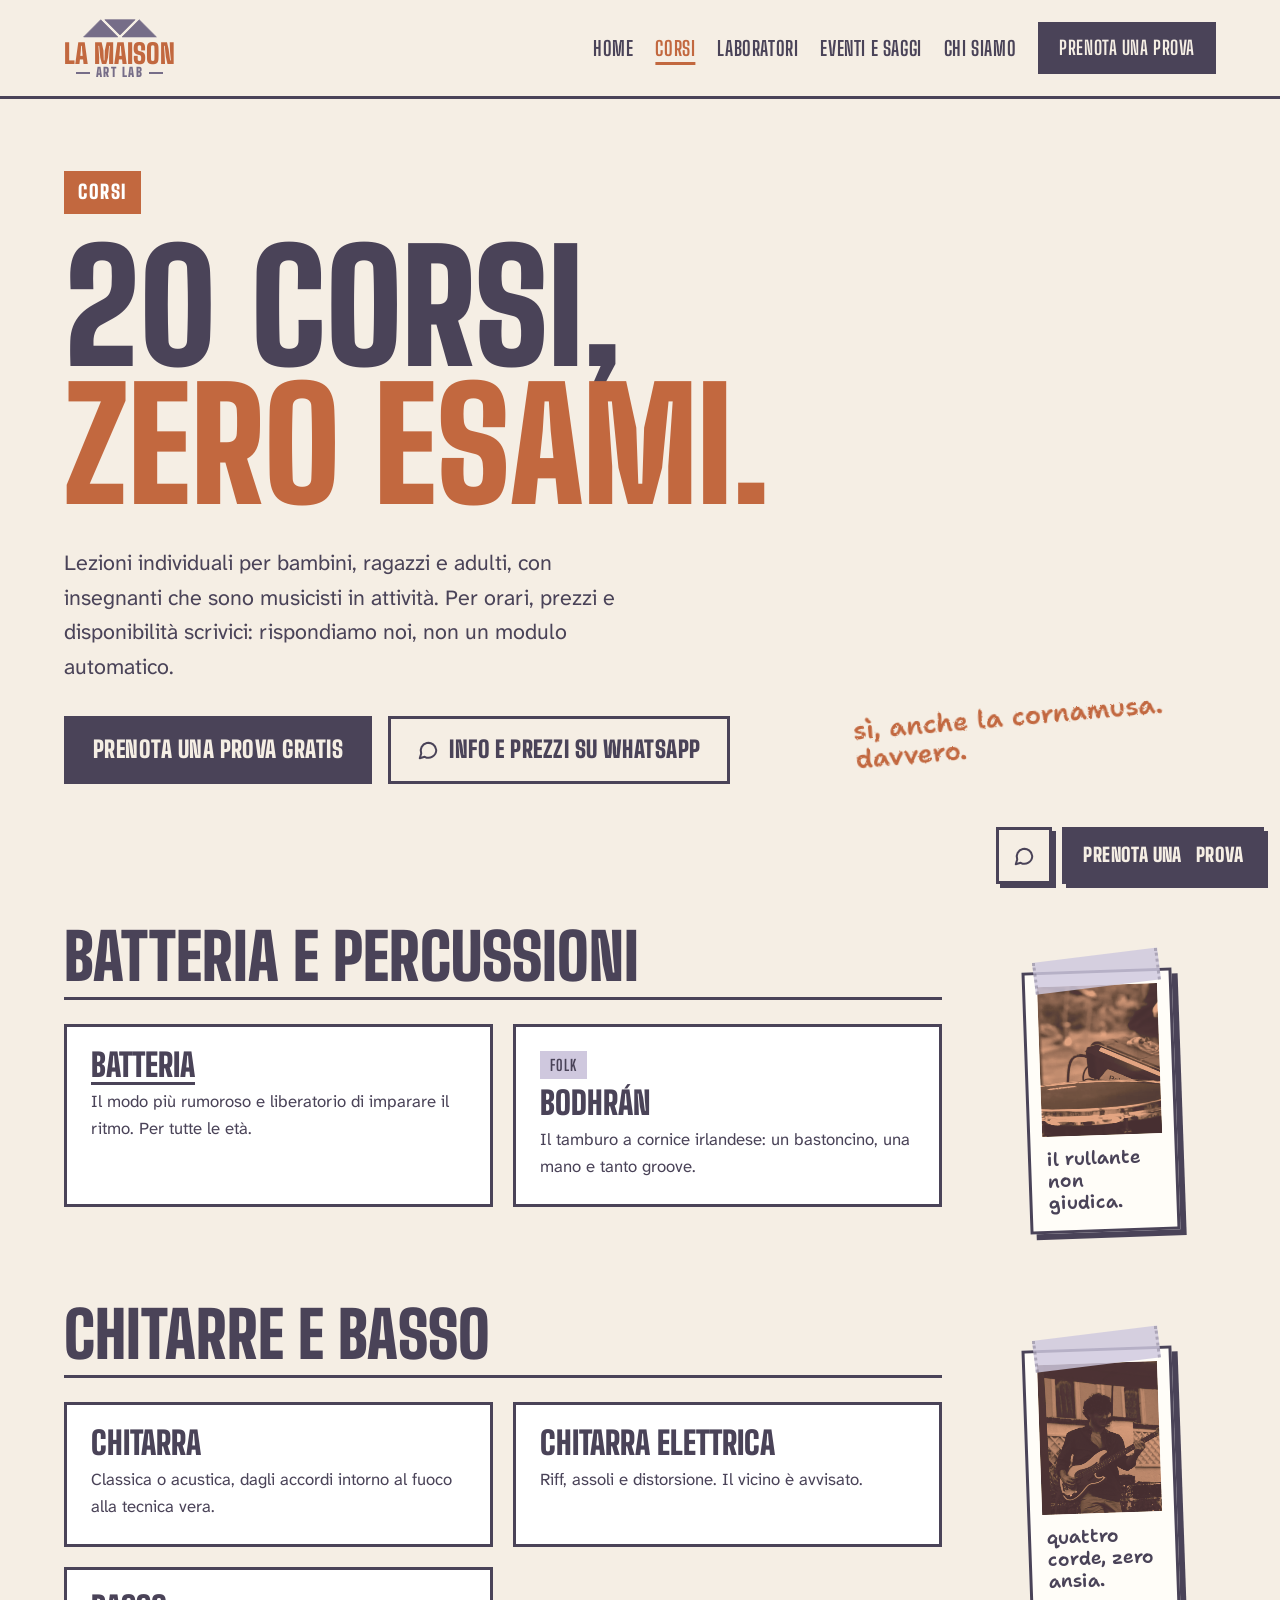
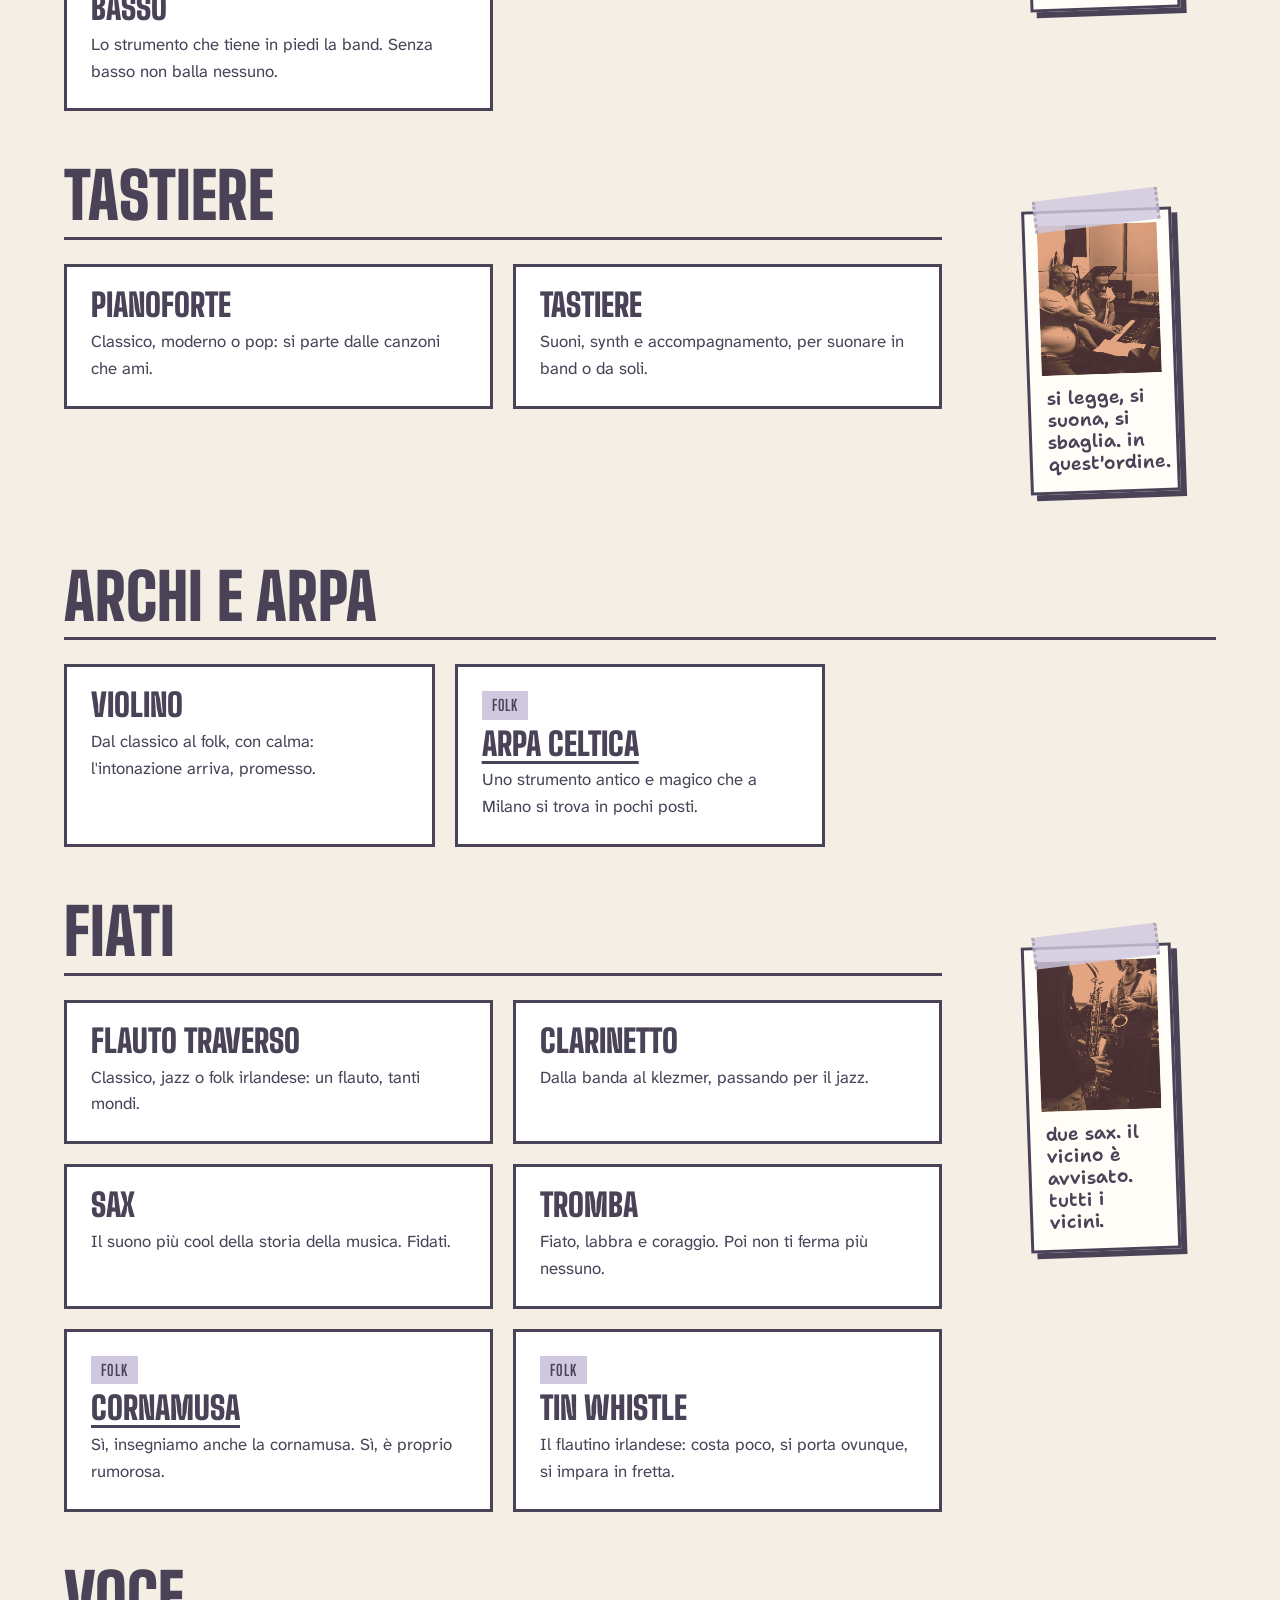
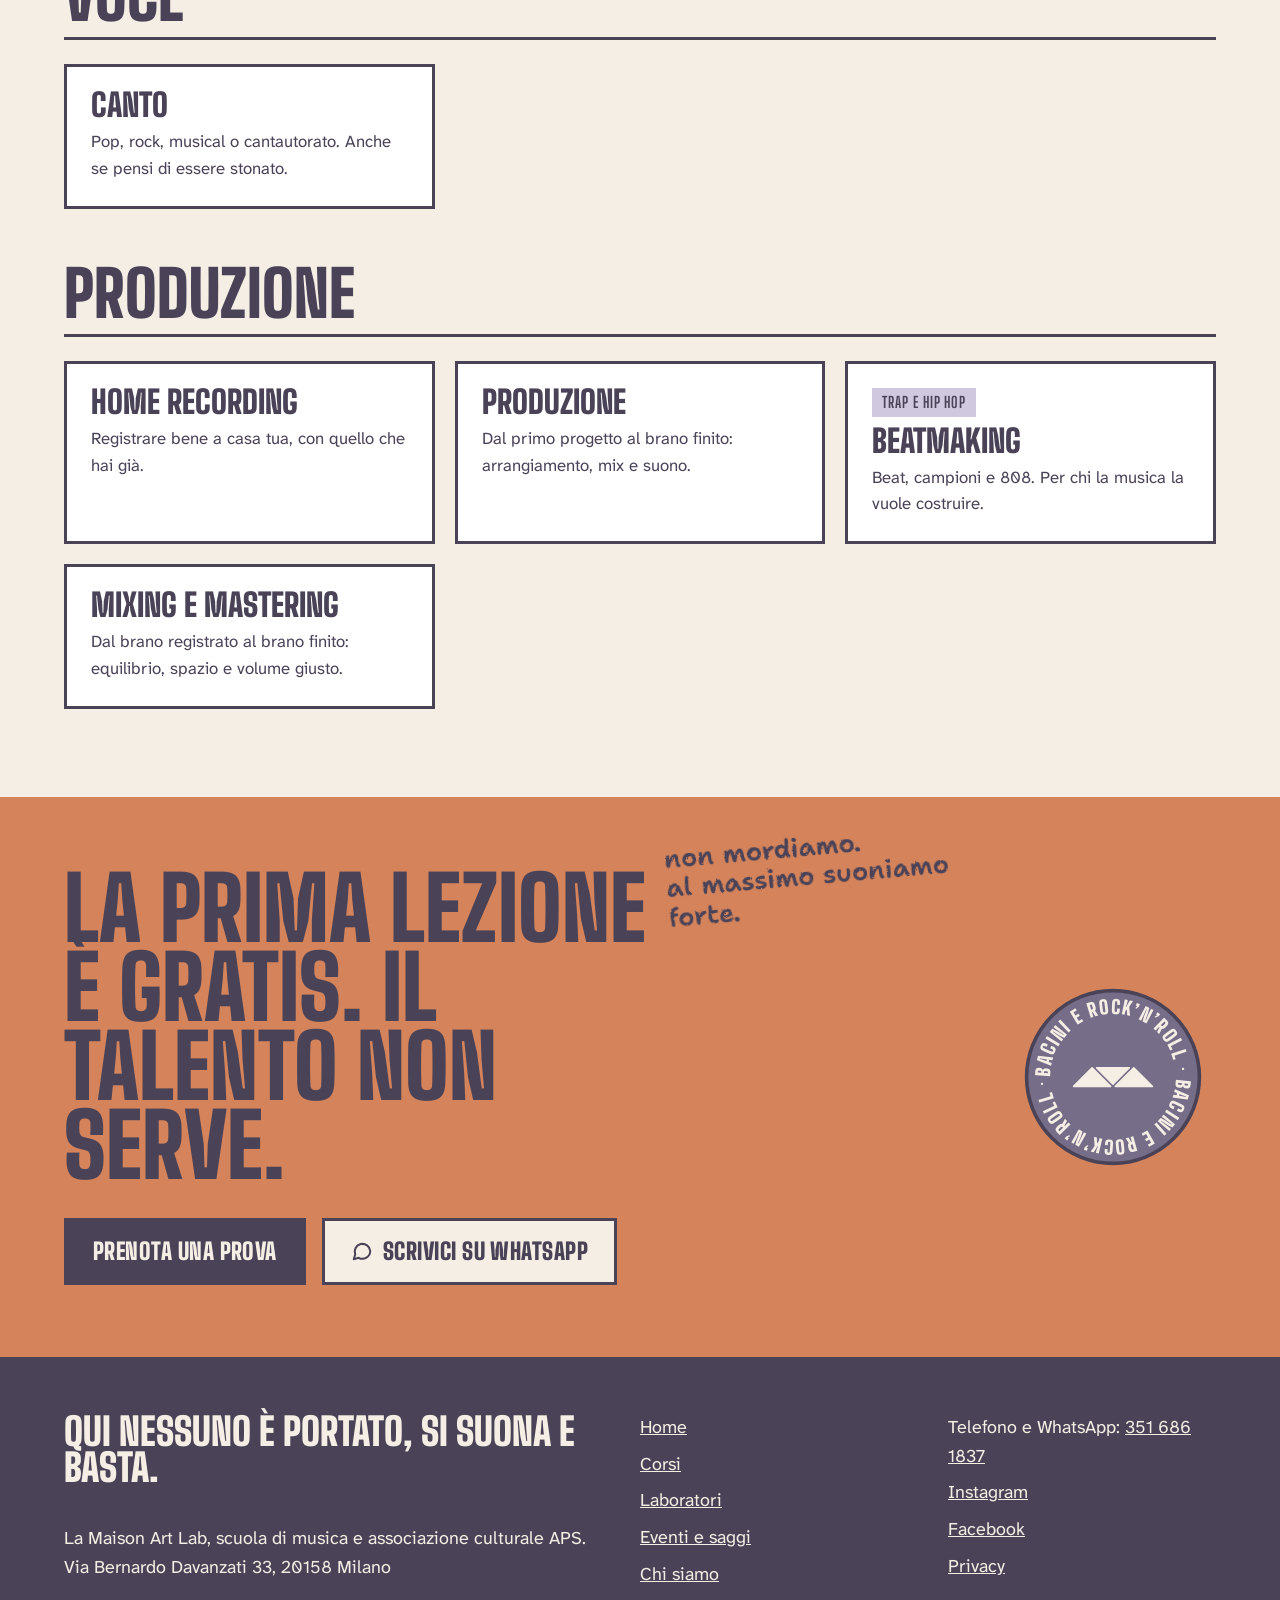
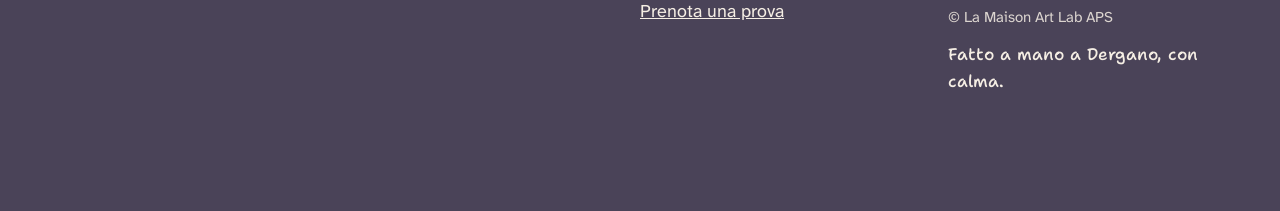
<file: corsi.html>
<!DOCTYPE html>
<html lang="it">
<head>
<meta charset="utf-8">
<meta name="viewport" content="width=device-width, initial-scale=1">
<title>Corsi di musica a Milano Dergano · 19 strumenti · La Maison</title>
<meta name="description" content="20 corsi individuali a Milano Dergano per bambini, ragazzi e adulti: batteria, chitarra, canto, piano, arpa celtica, cornamusa, produzione. Prova gratis.">
<link rel="canonical" href="https://lamaisonartlab.org/corsi">
<meta property="og:type" content="website">
<meta property="og:locale" content="it_IT">
<meta property="og:site_name" content="La Maison Art Lab">
<meta property="og:title" content="Corsi di musica a Milano Dergano · 19 strumenti · La Maison">
<meta property="og:description" content="20 corsi individuali a Milano Dergano per bambini, ragazzi e adulti: batteria, chitarra, canto, piano, arpa celtica, cornamusa, produzione. Prova gratis.">
<meta property="og:url" content="https://lamaisonartlab.org/corsi">
<meta property="og:image" content="https://lamaisonartlab.org/foto/og-lamaison.jpg">
<meta property="og:image:width" content="1200">
<meta property="og:image:height" content="630">
<meta name="twitter:card" content="summary_large_image">
<link rel="stylesheet" href="style.css">
</head>
<body>
<svg width="0" height="0" style="position:absolute" aria-hidden="true" focusable="false"><filter id="gesso"><feTurbulence type="fractalNoise" baseFrequency="0.85" numOctaves="2" result="n"/><feDisplacementMap in="SourceGraphic" in2="n" scale="2.4"/></filter></svg>
<a class="salta" href="#contenuto">Vai al contenuto</a>
<header class="testata"><div class="wrap">
<a class="marchio" href="/" aria-label="La Maison Art Lab, home"><svg viewBox="130 300 832 225" aria-hidden="true" focusable="false"><g fill="#766D88" stroke="#766D88" stroke-width="8" stroke-linejoin="round"><path d="M148 507 L335 319 L522 507 Z"/><path d="M380 319 L711 319 L546 485 Z"/><path d="M569 507 L756 319 L944 507 Z"/></g></svg><span class="marchio-testo"><b>La Maison</b><span>ART LAB</span></span></a>
<button class="apri-menu" type="button" aria-expanded="false" aria-controls="menu">Menu</button>
<nav class="menu" id="menu" aria-label="Principale"><a href="/">Home</a><a href="/corsi" aria-current="page">Corsi</a><a href="/laboratori">Laboratori</a><a href="/eventi">Eventi e saggi</a><a href="/chi-siamo">Chi siamo</a><a class="btn btn-prova" href="/prova">Prenota una prova</a></nav>
</div></header>
<main id="contenuto">
<section class="hero"><p class="gesso solo-desk" style="right:9%;bottom:110px;color:var(--terra-scura);transform:rotate(-5deg)" aria-hidden="true">sì, anche la cornamusa.<br>davvero.</p><div class="wrap">
<span class="etichetta">Corsi</span>
<h1>20 corsi,<span class="riga2">zero esami.</span></h1>
<p class="lead">Lezioni individuali per bambini, ragazzi e adulti, con insegnanti che sono musicisti in attività. Per orari, prezzi e disponibilità scrivici: rispondiamo noi, non un modulo automatico.</p>
<div class="bottoni"><a class="btn btn-prova" href="/prova">Prenota una prova gratis</a><a class="btn btn-wa" href="https://wa.me/393516861837?text=Ciao%21%20Vorrei%20prenotare%20una%20lezione%20di%20prova%20alla%20Maison."><svg viewBox="0 0 24 24" fill="none" stroke="currentColor" stroke-width="2.2" stroke-linecap="round" stroke-linejoin="round" aria-hidden="true" focusable="false"><path d="M21 12a8.5 8.5 0 0 1-12.6 7.4L3 21l1.6-5.2A8.5 8.5 0 1 1 21 12z"/></svg> Info e prezzi su WhatsApp</a></div>
</div></section>
<section class="sezione" style="padding-top:0"><div class="wrap"><div class="famiglie"><section class="famiglia con-foto" aria-label="Batteria e percussioni"><div><h2>Batteria e percussioni</h2><div class="corsi"><div class="corso"><h3><a href="/lezioni-batteria-milano">Batteria</a></h3><p>Il modo più rumoroso e liberatorio di imparare il ritmo. Per tutte le età.</p></div><div class="corso"><span class="tag">Folk</span><h3>Bodhrán</h3><p>Il tamburo a cornice irlandese: un bastoncino, una mano e tanto groove.</p></div></div></div><div class="famiglia-foto"><figure class="polaroid nastrino"><span class="duo"><img src="foto/v-tamburo.jpg" alt="Primo piano di un rullante suonato in giardino" loading="lazy"></span><figcaption>il rullante non giudica.</figcaption></figure></div></section><section class="famiglia con-foto" aria-label="Chitarre e basso"><div><h2>Chitarre e basso</h2><div class="corsi"><div class="corso"><h3>Chitarra</h3><p>Classica o acustica, dagli accordi intorno al fuoco alla tecnica vera.</p></div><div class="corso"><h3>Chitarra elettrica</h3><p>Riff, assoli e distorsione. Il vicino è avvisato.</p></div><div class="corso"><h3>Basso</h3><p>Lo strumento che tiene in piedi la band. Senza basso non balla nessuno.</p></div></div></div><div class="famiglia-foto"><figure class="polaroid nastrino"><span class="duo"><img src="foto/basso-giardino.jpg" alt="Un bassista suona dal vivo in giardino" loading="lazy"></span><figcaption>quattro corde, zero ansia.</figcaption></figure></div></section><section class="famiglia con-foto" aria-label="Tastiere"><div><h2>Tastiere</h2><div class="corsi"><div class="corso"><h3>Pianoforte</h3><p>Classico, moderno o pop: si parte dalle canzoni che ami.</p></div><div class="corso"><h3>Tastiere</h3><p>Suoni, synth e accompagnamento, per suonare in band o da soli.</p></div></div></div><div class="famiglia-foto"><figure class="polaroid nastrino"><span class="duo"><img src="foto/piano-due.jpg" alt="Due adulti al pianoforte durante una lezione" loading="lazy"></span><figcaption>si legge, si suona, si sbaglia. in quest'ordine.</figcaption></figure></div></section><section class="famiglia" aria-label="Archi e arpa"><h2>Archi e arpa</h2><div class="corsi"><div class="corso"><h3>Violino</h3><p>Dal classico al folk, con calma: l'intonazione arriva, promesso.</p></div><div class="corso"><span class="tag">Folk</span><h3><a href="/corso-arpa-celtica-milano">Arpa celtica</a></h3><p>Uno strumento antico e magico che a Milano si trova in pochi posti.</p></div></div></section><section class="famiglia con-foto" aria-label="Fiati"><div><h2>Fiati</h2><div class="corsi"><div class="corso"><h3>Flauto traverso</h3><p>Classico, jazz o folk irlandese: un flauto, tanti mondi.</p></div><div class="corso"><h3>Clarinetto</h3><p>Dalla banda al klezmer, passando per il jazz.</p></div><div class="corso"><h3>Sax</h3><p>Il suono più cool della storia della musica. Fidati.</p></div><div class="corso"><h3>Tromba</h3><p>Fiato, labbra e coraggio. Poi non ti ferma più nessuno.</p></div><div class="corso"><span class="tag">Folk</span><h3><a href="/lezioni-cornamusa-milano">Cornamusa</a></h3><p>Sì, insegniamo anche la cornamusa. Sì, è proprio rumorosa.</p></div><div class="corso"><span class="tag">Folk</span><h3>Tin whistle</h3><p>Il flautino irlandese: costa poco, si porta ovunque, si impara in fretta.</p></div></div></div><div class="famiglia-foto"><figure class="polaroid nastrino"><span class="duo"><img src="foto/sax-duo.jpg" alt="Due sassofonisti suonano insieme" loading="lazy"></span><figcaption>due sax. il vicino è avvisato. tutti i vicini.</figcaption></figure></div></section><section class="famiglia" aria-label="Voce"><h2>Voce</h2><div class="corsi"><div class="corso"><h3>Canto</h3><p>Pop, rock, musical o cantautorato. Anche se pensi di essere stonato.</p></div></div></section><section class="famiglia" aria-label="Produzione"><h2>Produzione</h2><div class="corsi"><div class="corso"><h3>Home recording</h3><p>Registrare bene a casa tua, con quello che hai già.</p></div><div class="corso"><h3>Produzione</h3><p>Dal primo progetto al brano finito: arrangiamento, mix e suono.</p></div><div class="corso"><span class="tag">Trap e hip hop</span><h3>Beatmaking</h3><p>Beat, campioni e 808. Per chi la musica la vuole costruire.</p></div><div class="corso"><h3>Mixing e mastering</h3><p>Dal brano registrato al brano finito: equilibrio, spazio e volume giusto.</p></div></div></section></div></div></section>
</main>
<section class="banda"><p class="gesso solo-desk" style="left:52%;top:34px;color:var(--notte);transform:rotate(-5deg)" aria-hidden="true">non mordiamo.<br>al massimo suoniamo forte.</p><svg class="timbro" viewBox="0 0 200 200" aria-hidden="true" focusable="false"><defs><path id="cerchio-piede" d="M100,100 m-70,0 a70,70 0 1,1 140,0 a70,70 0 1,1 -140,0"/></defs><circle cx="100" cy="100" r="96" fill="#766D88" stroke="#4A4358" stroke-width="4"/><text font-family="Big Shoulders Display, Arial Narrow, sans-serif" font-weight="900" font-size="21" fill="#F5EEE4" letter-spacing="1"><textPath href="#cerchio-piede" textLength="436" lengthAdjust="spacing">BACINI E ROCK&#8217;N&#8217;ROLL · BACINI E ROCK&#8217;N&#8217;ROLL ·</textPath></text><g transform="translate(54.2,87.6) scale(0.11) translate(-130,-300)"><g fill="#F5EEE4" stroke="#F5EEE4" stroke-width="16" stroke-linejoin="round"><path d="M148 507 L335 319 L522 507 Z"/><path d="M380 319 L711 319 L546 485 Z"/><path d="M569 507 L756 319 L944 507 Z"/></g></g></svg><div class="wrap">
<h2>La prima lezione è gratis. Il talento non serve.</h2>
<div class="bottoni"><a class="btn btn-prova" href="/prova">Prenota una prova</a><a class="btn btn-wa" href="https://wa.me/393516861837?text=Ciao%21%20Vorrei%20prenotare%20una%20lezione%20di%20prova%20alla%20Maison."><svg viewBox="0 0 24 24" fill="none" stroke="currentColor" stroke-width="2.2" stroke-linecap="round" stroke-linejoin="round" aria-hidden="true" focusable="false"><path d="M21 12a8.5 8.5 0 0 1-12.6 7.4L3 21l1.6-5.2A8.5 8.5 0 1 1 21 12z"/></svg> Scrivici su WhatsApp</a></div>
</div></section>
<footer class="piede"><div class="wrap">
<div><p class="claim">Qui nessuno è portato, si suona e basta.</p><p>La Maison Art Lab, scuola di musica e associazione culturale APS.<br>Via Bernardo Davanzati 33, 20158 Milano</p></div>
<div><ul><li><a href="/">Home</a></li><li><a href="/corsi">Corsi</a></li><li><a href="/laboratori">Laboratori</a></li><li><a href="/eventi">Eventi e saggi</a></li><li><a href="/chi-siamo">Chi siamo</a></li><li><a href="/prova">Prenota una prova</a></li></ul></div>
<div><ul><li>Telefono e WhatsApp: <a href="tel:+393516861837">351 686 1837</a></li><li><a href="https://www.instagram.com/lamaisonartlab/">Instagram</a></li><li><a href="https://www.facebook.com/lamaisonartlab/">Facebook</a></li><li><a href="/privacy">Privacy</a></li></ul><small>© La Maison Art Lab APS</small><p class="firma">Fatto a mano a Dergano, con calma.</p></div>
</div></footer>
<div class="fisso"><a class="btn btn-wa" href="https://wa.me/393516861837?text=Ciao%21%20Vorrei%20prenotare%20una%20lezione%20di%20prova%20alla%20Maison." aria-label="Scrivici su WhatsApp"><svg viewBox="0 0 24 24" fill="none" stroke="currentColor" stroke-width="2.2" stroke-linecap="round" stroke-linejoin="round" aria-hidden="true" focusable="false"><path d="M21 12a8.5 8.5 0 0 1-12.6 7.4L3 21l1.6-5.2A8.5 8.5 0 1 1 21 12z"/></svg></a><a class="btn btn-prova" href="/prova"><span class="testo-lungo">Prenota una&nbsp;</span>prova</a></div>
<script src="main.js"></script>
<script>function loadScript(a){var b=document.getElementsByTagName("head")[0],c=document.createElement("script");c.type="text/javascript",c.src="https://tracker.metricool.com/resources/be.js",c.onreadystatechange=a,c.onload=a,b.appendChild(c)}loadScript(function(){beTracker.t({hash:"4a9b543a5ae38511cccfe900e14ec76c"})});</script>
</body>
</html>
</file>
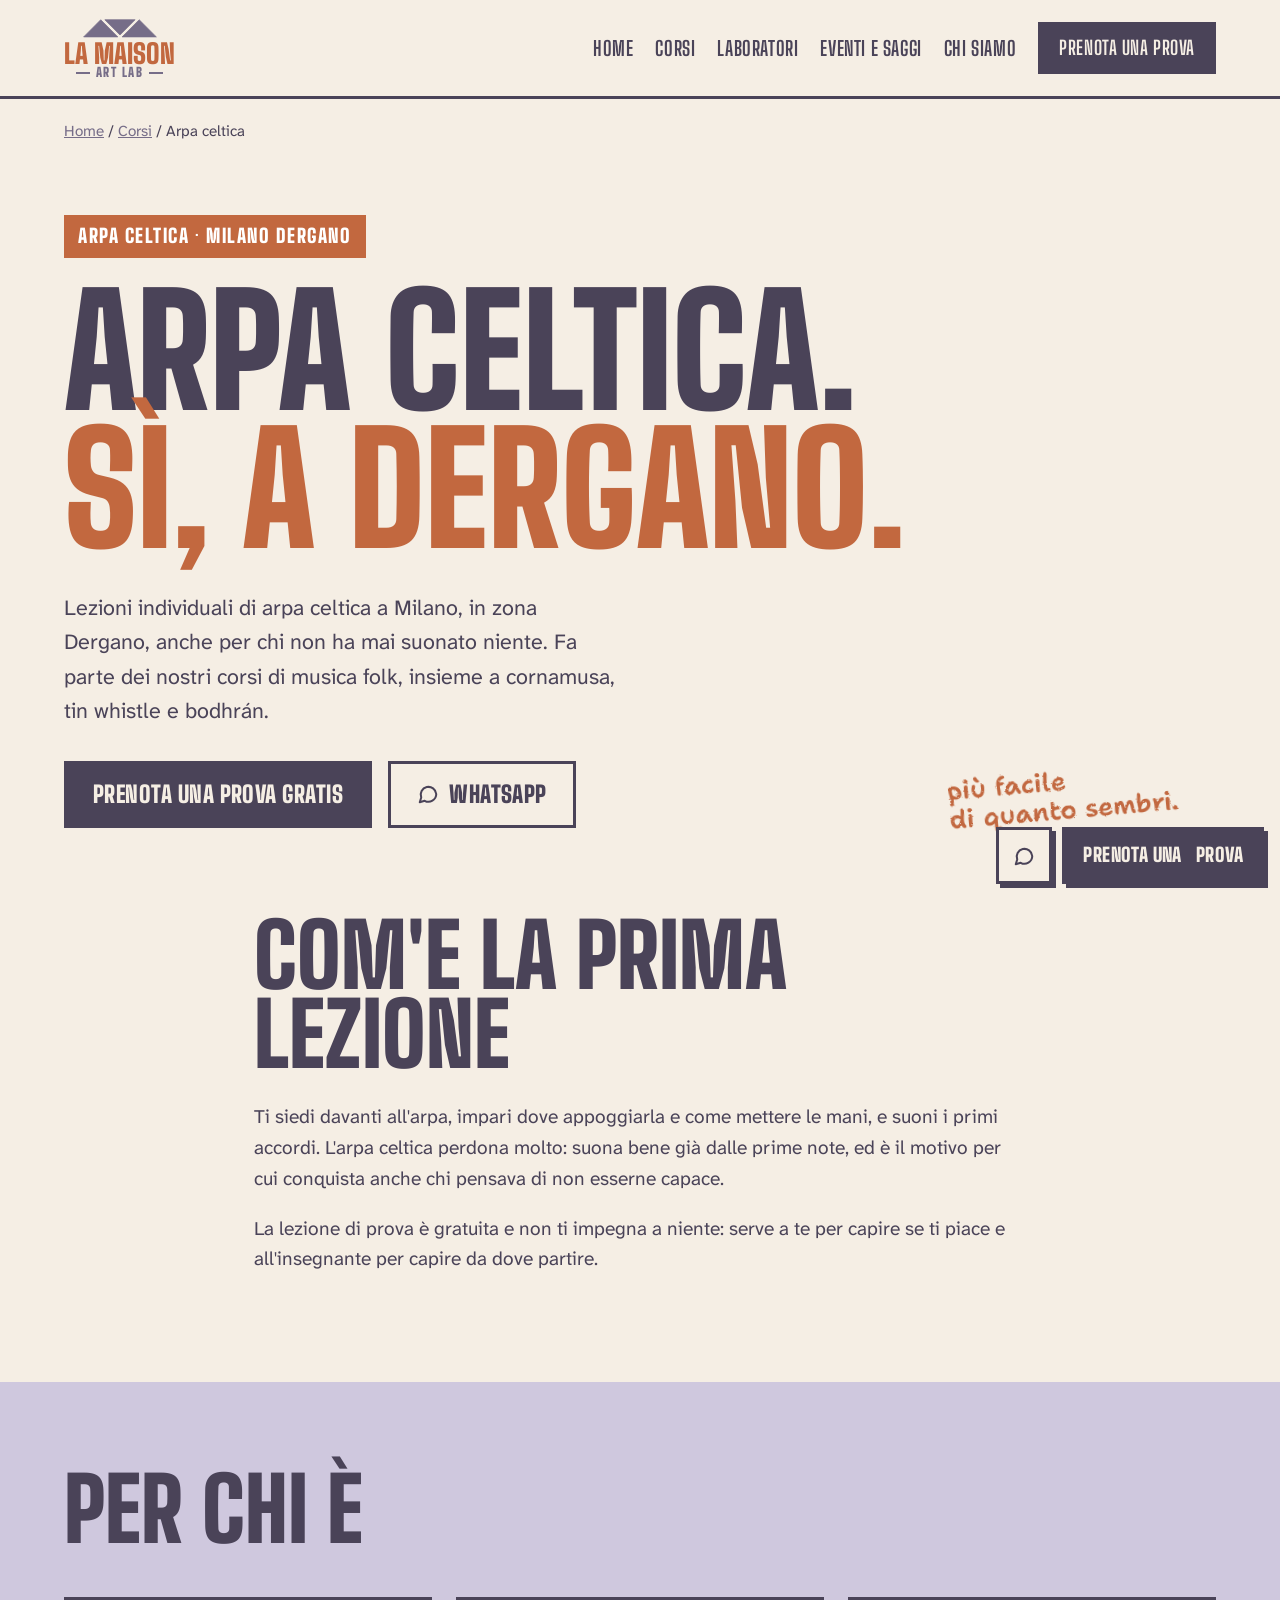
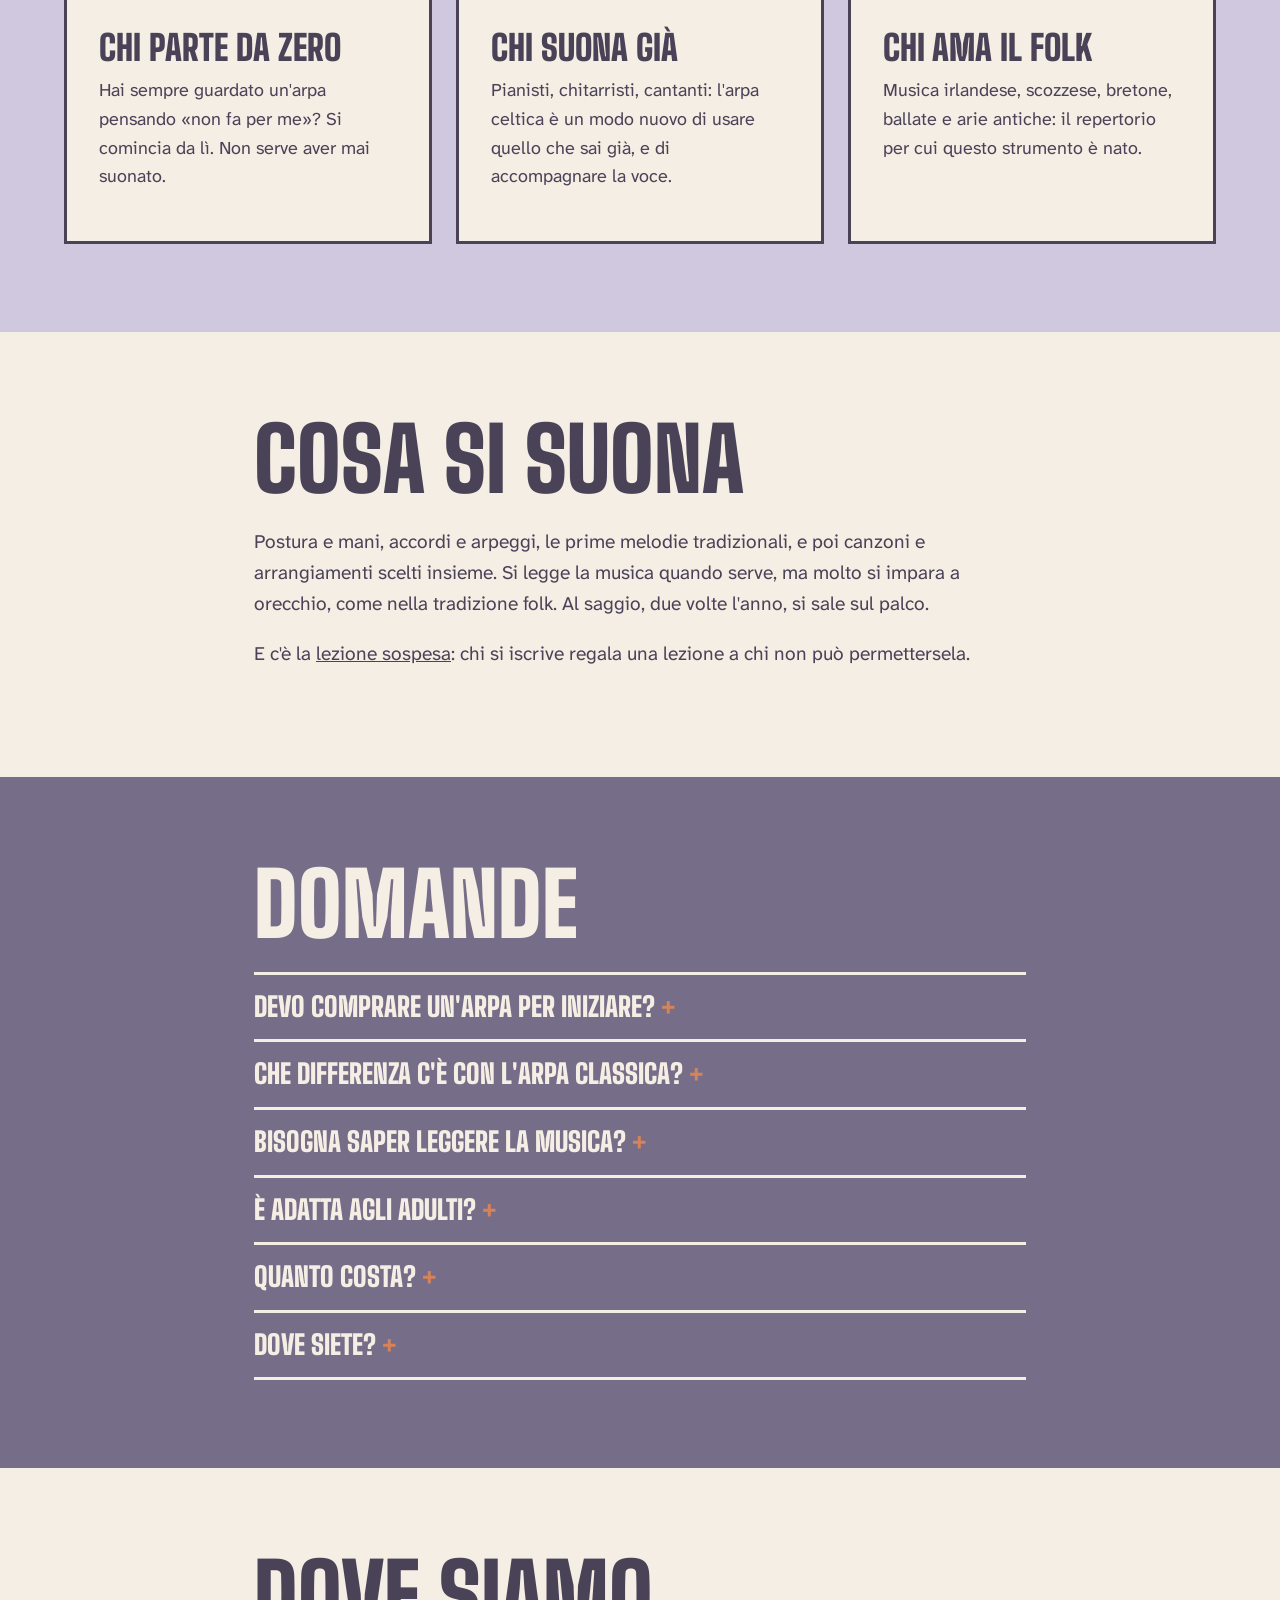
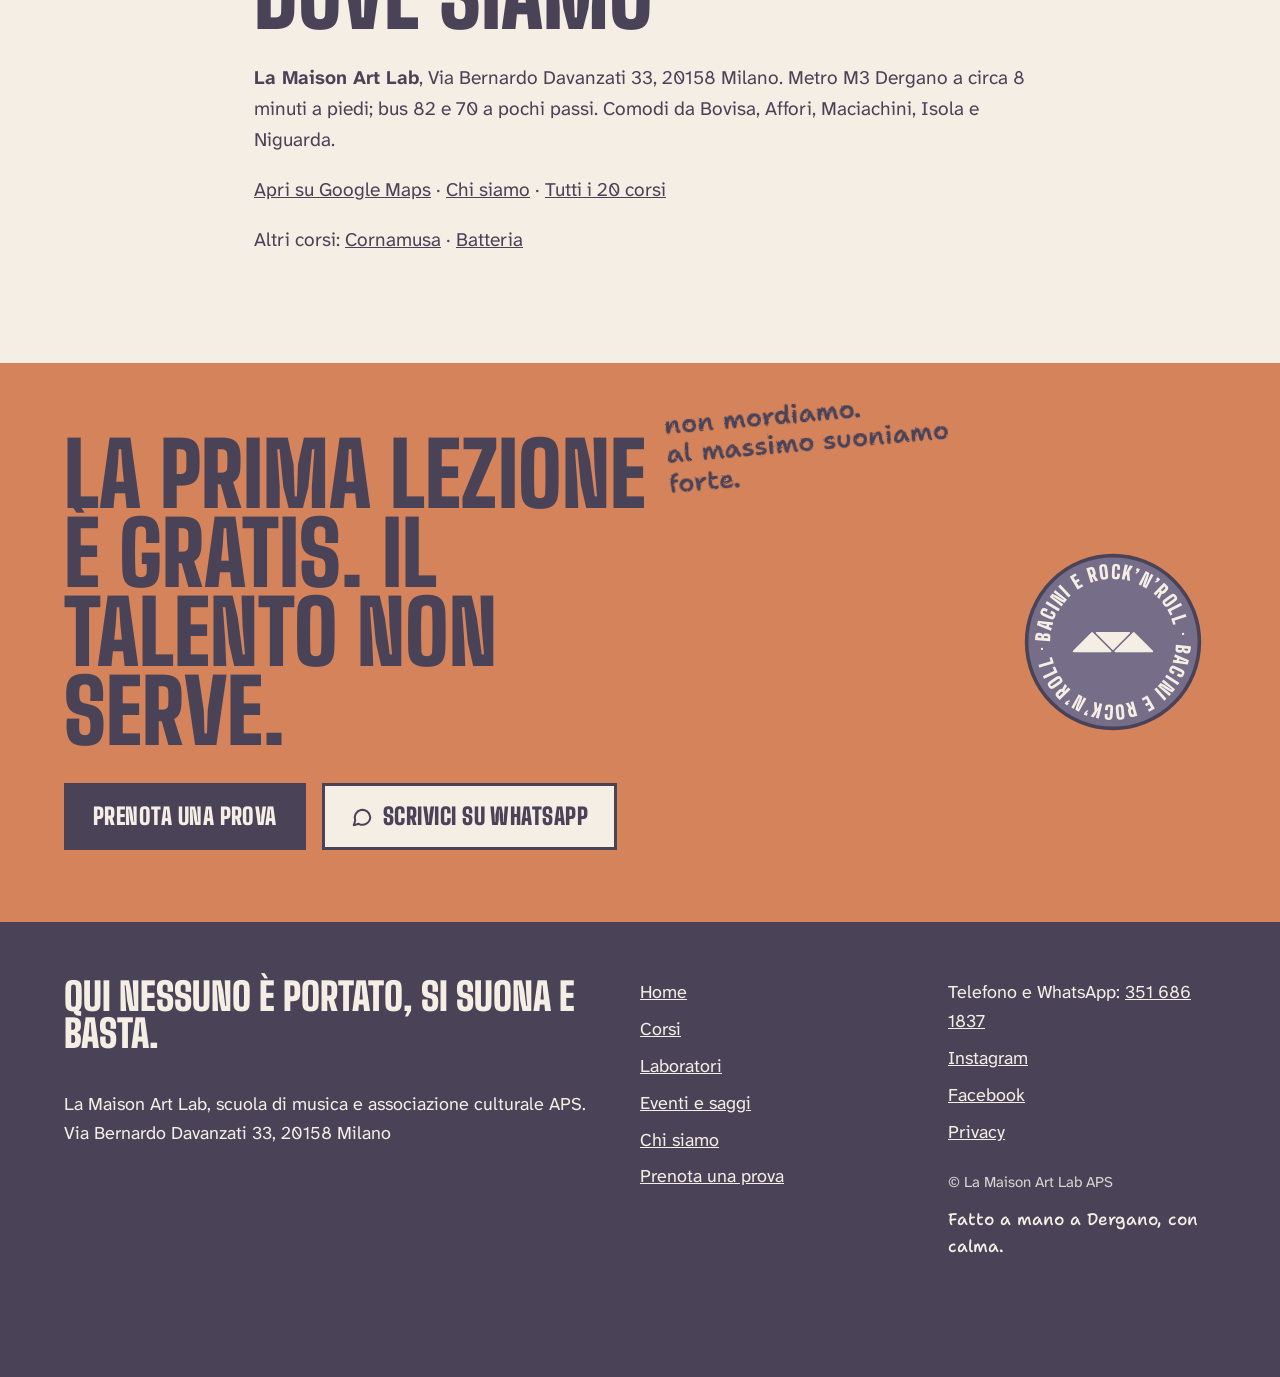
<file: corso-arpa-celtica-milano.html>
<!DOCTYPE html>
<html lang="it">
<head>
<meta charset="utf-8">
<meta name="viewport" content="width=device-width, initial-scale=1">
<title>Corso di arpa celtica a Milano · La Maison Art Lab</title>
<meta name="description" content="Lezioni individuali di arpa celtica a Milano Dergano (M3), anche per chi parte da zero. Musica irlandese, scozzese e bretone. La prima lezione è gratis.">
<link rel="canonical" href="https://lamaisonartlab.org/corso-arpa-celtica-milano">
<meta property="og:type" content="website">
<meta property="og:locale" content="it_IT">
<meta property="og:site_name" content="La Maison Art Lab">
<meta property="og:title" content="Corso di arpa celtica a Milano · La Maison Art Lab">
<meta property="og:description" content="Lezioni individuali di arpa celtica a Milano Dergano (M3), anche per chi parte da zero. Musica irlandese, scozzese e bretone. La prima lezione è gratis.">
<meta property="og:url" content="https://lamaisonartlab.org/corso-arpa-celtica-milano">
<meta property="og:image" content="https://lamaisonartlab.org/foto/og-lamaison.jpg">
<meta property="og:image:width" content="1200">
<meta property="og:image:height" content="630">
<meta name="twitter:card" content="summary_large_image">
<script type="application/ld+json">{"@context": "https://schema.org", "@type": "BreadcrumbList", "itemListElement": [{"@type": "ListItem", "position": 1, "name": "Home", "item": "https://lamaisonartlab.org/"}, {"@type": "ListItem", "position": 2, "name": "Corsi", "item": "https://lamaisonartlab.org/corsi"}, {"@type": "ListItem", "position": 3, "name": "Arpa celtica", "item": "https://lamaisonartlab.org/corso-arpa-celtica-milano"}]}</script>
<script type="application/ld+json">{"@context": "https://schema.org", "@type": "FAQPage", "mainEntity": [{"@type": "Question", "name": "Devo comprare un'arpa per iniziare?", "acceptedAnswer": {"@type": "Answer", "text": "No: la prova si fa a scuola. Se continui, ti aiutiamo a capire che strumento prendere e quanto spendere, senza farti comprare cose inutili."}}, {"@type": "Question", "name": "Che differenza c'è con l'arpa classica?", "acceptedAnswer": {"@type": "Answer", "text": "L'arpa celtica è più piccola e leggera, si cambia tonalità con delle levette invece che con i pedali, e costa molto meno. È lo strumento della musica tradizionale irlandese, scozzese e bretone."}}, {"@type": "Question", "name": "Bisogna saper leggere la musica?", "acceptedAnswer": {"@type": "Answer", "text": "No. Si impara suonando, e nella musica folk molto passa a orecchio."}}, {"@type": "Question", "name": "È adatta agli adulti?", "acceptedAnswer": {"@type": "Answer", "text": "Sì, è uno degli strumenti più amati da chi comincia da adulto: suona bene presto e si suona da seduti, con calma."}}, {"@type": "Question", "name": "Quanto costa?", "acceptedAnswer": {"@type": "Answer", "text": "Scrivici su WhatsApp per prezzi e orari: ti risponde una persona vera. La prima lezione è gratis."}}, {"@type": "Question", "name": "Dove siete?", "acceptedAnswer": {"@type": "Answer", "text": "In Via Bernardo Davanzati 33, Milano, quartiere Dergano: circa 8 minuti a piedi dalla metro M3 Dergano, con i bus 82 e 70 a pochi passi."}}]}</script>
<script type="application/ld+json">{"@context": "https://schema.org", "@type": "Service", "name": "Corso di arpa celtica a Milano", "serviceType": "Lezioni di arpa celtica", "provider": {"@id": "https://lamaisonartlab.org/#scuola"}, "areaServed": "Milano", "url": "https://lamaisonartlab.org/corso-arpa-celtica-milano"}</script>
<link rel="stylesheet" href="style.css">
</head>
<body>
<svg width="0" height="0" style="position:absolute" aria-hidden="true" focusable="false"><filter id="gesso"><feTurbulence type="fractalNoise" baseFrequency="0.85" numOctaves="2" result="n"/><feDisplacementMap in="SourceGraphic" in2="n" scale="2.4"/></filter></svg>
<a class="salta" href="#contenuto">Vai al contenuto</a>
<header class="testata"><div class="wrap">
<a class="marchio" href="/" aria-label="La Maison Art Lab, home"><svg viewBox="130 300 832 225" aria-hidden="true" focusable="false"><g fill="#766D88" stroke="#766D88" stroke-width="8" stroke-linejoin="round"><path d="M148 507 L335 319 L522 507 Z"/><path d="M380 319 L711 319 L546 485 Z"/><path d="M569 507 L756 319 L944 507 Z"/></g></svg><span class="marchio-testo"><b>La Maison</b><span>ART LAB</span></span></a>
<button class="apri-menu" type="button" aria-expanded="false" aria-controls="menu">Menu</button>
<nav class="menu" id="menu" aria-label="Principale"><a href="/">Home</a><a href="/corsi">Corsi</a><a href="/laboratori">Laboratori</a><a href="/eventi">Eventi e saggi</a><a href="/chi-siamo">Chi siamo</a><a class="btn btn-prova" href="/prova">Prenota una prova</a></nav>
</div></header>
<main id="contenuto">
<nav class="briciole wrap" aria-label="Percorso"><a href="/">Home</a> / <a href="/corsi">Corsi</a> / <span>Arpa celtica</span></nav>
<section class="hero"><p class="gesso solo-desk" style="right:8%;bottom:90px;color:var(--terra-scura);transform:rotate(-5deg)" aria-hidden="true">più facile<br>di quanto sembri.</p><div class="wrap"><div>
<span class="etichetta">Arpa celtica · Milano Dergano</span>
<h1>Arpa celtica.<span class="riga2">Sì, a Dergano.</span></h1>
<p class="lead">Lezioni individuali di arpa celtica a Milano, in zona Dergano, anche per chi non ha mai suonato niente. Fa parte dei nostri corsi di musica folk, insieme a cornamusa, tin whistle e bodhrán.</p>
<div class="bottoni"><a class="btn btn-prova" href="/prova">Prenota una prova gratis</a><a class="btn btn-wa" href="https://wa.me/393516861837?text=Ciao%21%20Vorrei%20prenotare%20una%20lezione%20di%20prova%20di%20arpa%20celtica."><svg viewBox="0 0 24 24" fill="none" stroke="currentColor" stroke-width="2.2" stroke-linecap="round" stroke-linejoin="round" aria-hidden="true" focusable="false"><path d="M21 12a8.5 8.5 0 0 1-12.6 7.4L3 21l1.6-5.2A8.5 8.5 0 1 1 21 12z"/></svg>WhatsApp</a></div>
</div></div></section>
<section class="sezione" style="padding-top:0"><div class="wrap testo-lungo">
<h2>Com'è la prima lezione</h2>
<p>Ti siedi davanti all&#x27;arpa, impari dove appoggiarla e come mettere le mani, e suoni i primi accordi. L&#x27;arpa celtica perdona molto: suona bene già dalle prime note, ed è il motivo per cui conquista anche chi pensava di non esserne capace.</p><p>La lezione di prova è gratuita e non ti impegna a niente: serve a te per capire se ti piace e all&#x27;insegnante per capire da dove partire.</p>
</div></section>
<section class="sezione sezione-lilla"><div class="wrap">
<h2>Per chi è</h2>
<div class="schede"><div class="scheda"><h3>Chi parte da zero</h3><p>Hai sempre guardato un&#x27;arpa pensando «non fa per me»? Si comincia da lì. Non serve aver mai suonato.</p></div><div class="scheda"><h3>Chi suona già</h3><p>Pianisti, chitarristi, cantanti: l&#x27;arpa celtica è un modo nuovo di usare quello che sai già, e di accompagnare la voce.</p></div><div class="scheda"><h3>Chi ama il folk</h3><p>Musica irlandese, scozzese, bretone, ballate e arie antiche: il repertorio per cui questo strumento è nato.</p></div></div>
</div></section>
<section class="sezione"><div class="wrap testo-lungo">
<h2>Cosa si suona</h2>
<p>Postura e mani, accordi e arpeggi, le prime melodie tradizionali, e poi canzoni e arrangiamenti scelti insieme. Si legge la musica quando serve, ma molto si impara a orecchio, come nella tradizione folk. Al saggio, due volte l&#x27;anno, si sale sul palco.</p>
<p>E c'è la <a href="/chi-siamo">lezione sospesa</a>: chi si iscrive regala una lezione a chi non può permettersela.</p>
</div></section>
<section class="sezione sezione-viola"><div class="wrap testo-lungo">
<h2>Domande</h2>
<details class="faq"><summary>Devo comprare un&#x27;arpa per iniziare?</summary><p>No: la prova si fa a scuola. Se continui, ti aiutiamo a capire che strumento prendere e quanto spendere, senza farti comprare cose inutili.</p></details><details class="faq"><summary>Che differenza c&#x27;è con l&#x27;arpa classica?</summary><p>L&#x27;arpa celtica è più piccola e leggera, si cambia tonalità con delle levette invece che con i pedali, e costa molto meno. È lo strumento della musica tradizionale irlandese, scozzese e bretone.</p></details><details class="faq"><summary>Bisogna saper leggere la musica?</summary><p>No. Si impara suonando, e nella musica folk molto passa a orecchio.</p></details><details class="faq"><summary>È adatta agli adulti?</summary><p>Sì, è uno degli strumenti più amati da chi comincia da adulto: suona bene presto e si suona da seduti, con calma.</p></details><details class="faq"><summary>Quanto costa?</summary><p>Scrivici su WhatsApp per prezzi e orari: ti risponde una persona vera. La prima lezione è gratis.</p></details><details class="faq"><summary>Dove siete?</summary><p>In Via Bernardo Davanzati 33, Milano, quartiere Dergano: circa 8 minuti a piedi dalla metro M3 Dergano, con i bus 82 e 70 a pochi passi.</p></details>
</div></section>
<section class="sezione"><div class="wrap testo-lungo">
<h2>Dove siamo</h2>
<p><strong>La Maison Art Lab</strong>, Via Bernardo Davanzati 33, 20158 Milano. Metro M3 Dergano a circa 8 minuti a piedi; bus 82 e 70 a pochi passi. Comodi da Bovisa, Affori, Maciachini, Isola e Niguarda.</p>
<p><a href="https://www.google.com/maps/search/?api=1&amp;query=La+Maison+Art+Lab+Via+Bernardo+Davanzati+33+Milano">Apri su Google Maps</a> · <a href="/chi-siamo">Chi siamo</a> · <a href="/corsi">Tutti i 20 corsi</a></p>
<p>Altri corsi: <a href="/lezioni-cornamusa-milano">Cornamusa</a> · <a href="/lezioni-batteria-milano">Batteria</a></p>
</div></section>
</main>
<section class="banda"><p class="gesso solo-desk" style="left:52%;top:34px;color:var(--notte);transform:rotate(-5deg)" aria-hidden="true">non mordiamo.<br>al massimo suoniamo forte.</p><svg class="timbro" viewBox="0 0 200 200" aria-hidden="true" focusable="false"><defs><path id="cerchio-piede" d="M100,100 m-70,0 a70,70 0 1,1 140,0 a70,70 0 1,1 -140,0"/></defs><circle cx="100" cy="100" r="96" fill="#766D88" stroke="#4A4358" stroke-width="4"/><text font-family="Big Shoulders Display, Arial Narrow, sans-serif" font-weight="900" font-size="21" fill="#F5EEE4" letter-spacing="1"><textPath href="#cerchio-piede" textLength="436" lengthAdjust="spacing">BACINI E ROCK&#8217;N&#8217;ROLL · BACINI E ROCK&#8217;N&#8217;ROLL ·</textPath></text><g transform="translate(54.2,87.6) scale(0.11) translate(-130,-300)"><g fill="#F5EEE4" stroke="#F5EEE4" stroke-width="16" stroke-linejoin="round"><path d="M148 507 L335 319 L522 507 Z"/><path d="M380 319 L711 319 L546 485 Z"/><path d="M569 507 L756 319 L944 507 Z"/></g></g></svg><div class="wrap">
<h2>La prima lezione è gratis. Il talento non serve.</h2>
<div class="bottoni"><a class="btn btn-prova" href="/prova">Prenota una prova</a><a class="btn btn-wa" href="https://wa.me/393516861837?text=Ciao%21%20Vorrei%20prenotare%20una%20lezione%20di%20prova%20alla%20Maison."><svg viewBox="0 0 24 24" fill="none" stroke="currentColor" stroke-width="2.2" stroke-linecap="round" stroke-linejoin="round" aria-hidden="true" focusable="false"><path d="M21 12a8.5 8.5 0 0 1-12.6 7.4L3 21l1.6-5.2A8.5 8.5 0 1 1 21 12z"/></svg> Scrivici su WhatsApp</a></div>
</div></section>
<footer class="piede"><div class="wrap">
<div><p class="claim">Qui nessuno è portato, si suona e basta.</p><p>La Maison Art Lab, scuola di musica e associazione culturale APS.<br>Via Bernardo Davanzati 33, 20158 Milano</p></div>
<div><ul><li><a href="/">Home</a></li><li><a href="/corsi">Corsi</a></li><li><a href="/laboratori">Laboratori</a></li><li><a href="/eventi">Eventi e saggi</a></li><li><a href="/chi-siamo">Chi siamo</a></li><li><a href="/prova">Prenota una prova</a></li></ul></div>
<div><ul><li>Telefono e WhatsApp: <a href="tel:+393516861837">351 686 1837</a></li><li><a href="https://www.instagram.com/lamaisonartlab/">Instagram</a></li><li><a href="https://www.facebook.com/lamaisonartlab/">Facebook</a></li><li><a href="/privacy">Privacy</a></li></ul><small>© La Maison Art Lab APS</small><p class="firma">Fatto a mano a Dergano, con calma.</p></div>
</div></footer>
<div class="fisso"><a class="btn btn-wa" href="https://wa.me/393516861837?text=Ciao%21%20Vorrei%20prenotare%20una%20lezione%20di%20prova%20alla%20Maison." aria-label="Scrivici su WhatsApp"><svg viewBox="0 0 24 24" fill="none" stroke="currentColor" stroke-width="2.2" stroke-linecap="round" stroke-linejoin="round" aria-hidden="true" focusable="false"><path d="M21 12a8.5 8.5 0 0 1-12.6 7.4L3 21l1.6-5.2A8.5 8.5 0 1 1 21 12z"/></svg></a><a class="btn btn-prova" href="/prova"><span class="testo-lungo">Prenota una&nbsp;</span>prova</a></div>
<script src="main.js"></script>
<script>function loadScript(a){var b=document.getElementsByTagName("head")[0],c=document.createElement("script");c.type="text/javascript",c.src="https://tracker.metricool.com/resources/be.js",c.onreadystatechange=a,c.onload=a,b.appendChild(c)}loadScript(function(){beTracker.t({hash:"4a9b543a5ae38511cccfe900e14ec76c"})});</script>
</body>
</html>
</file>
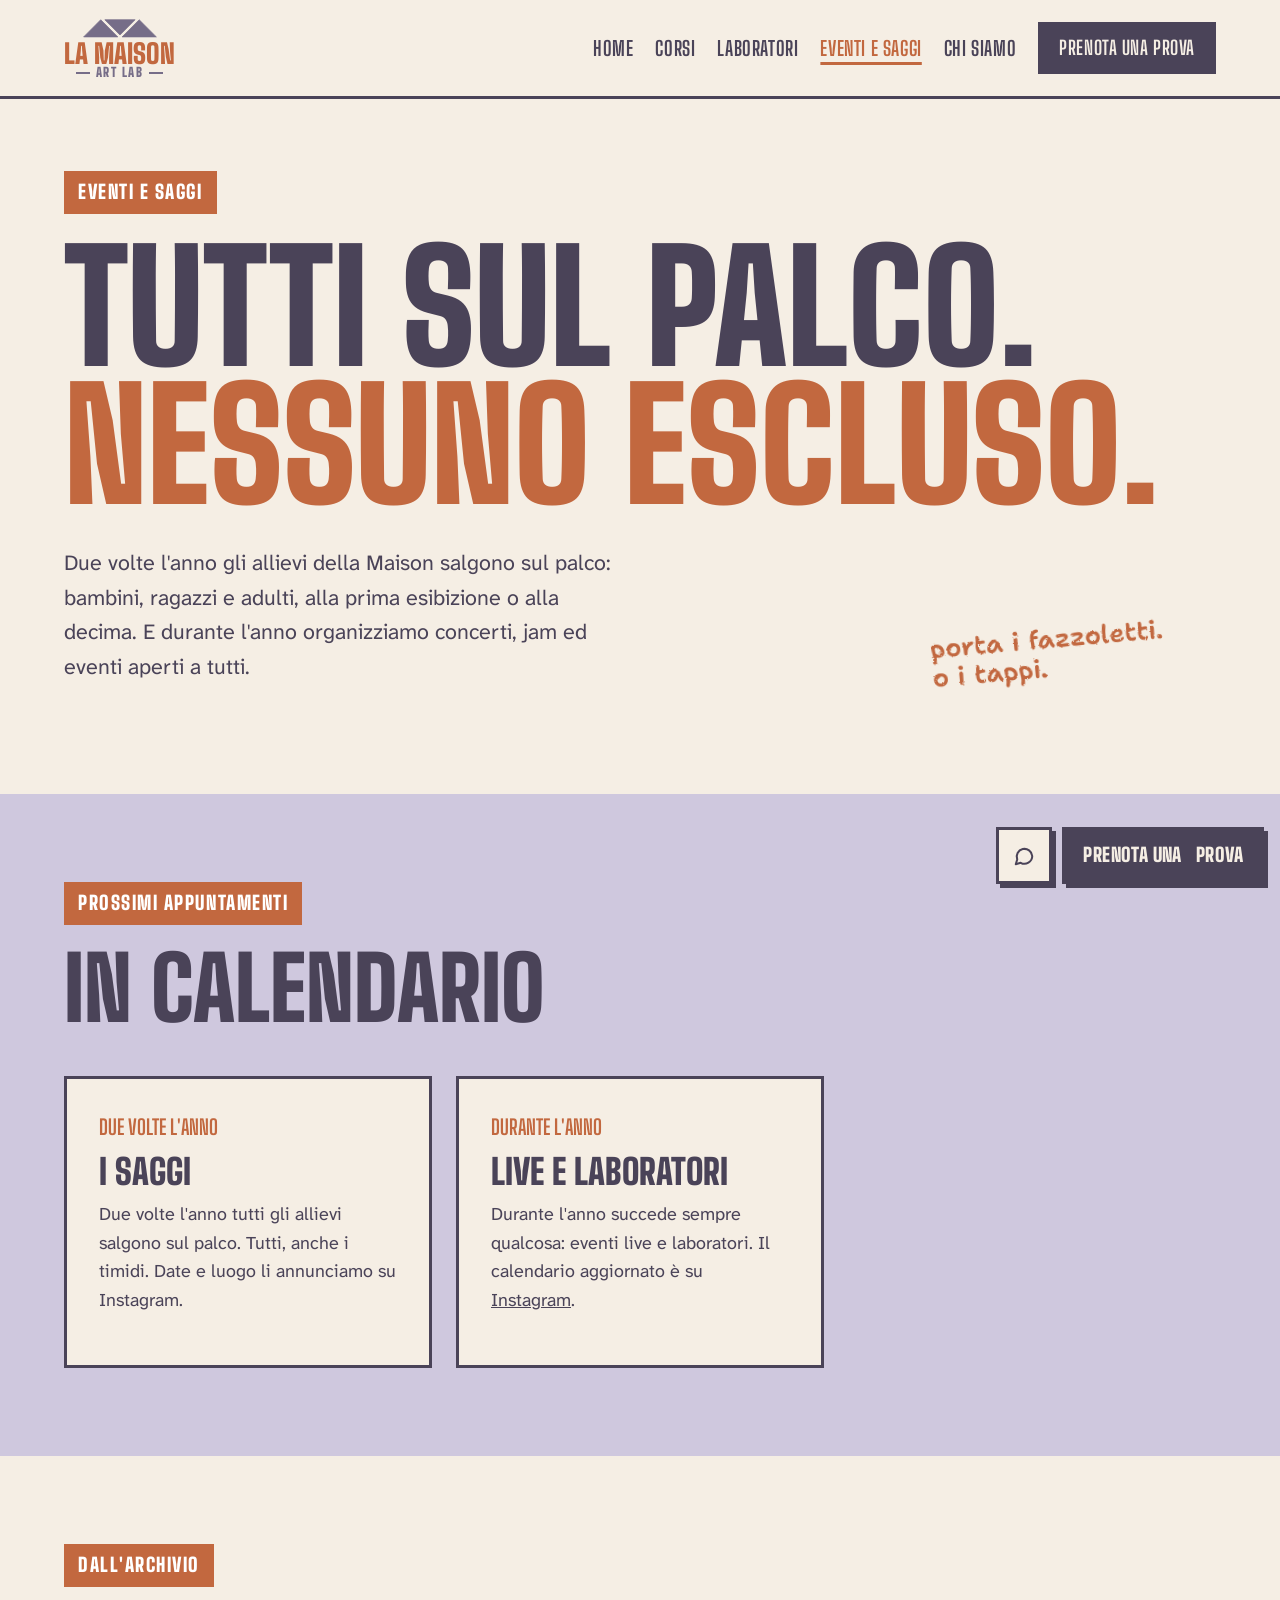
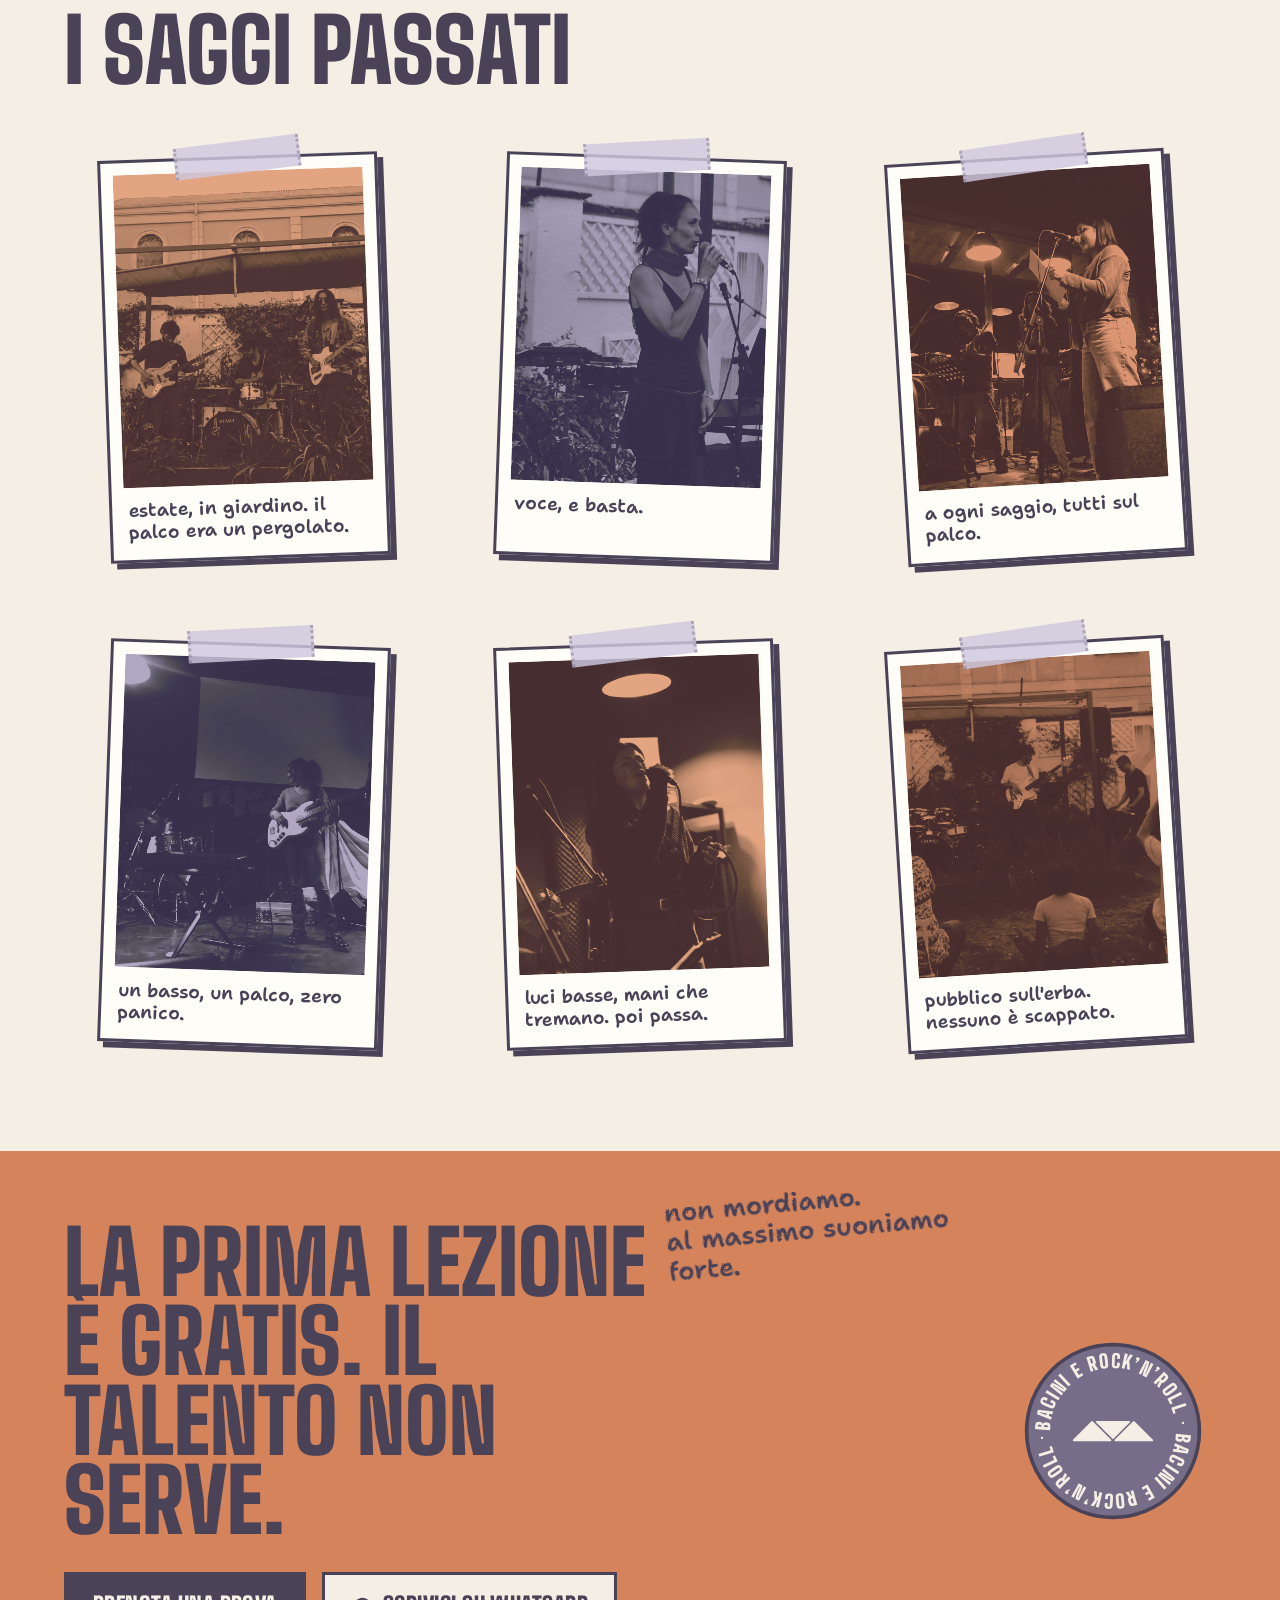
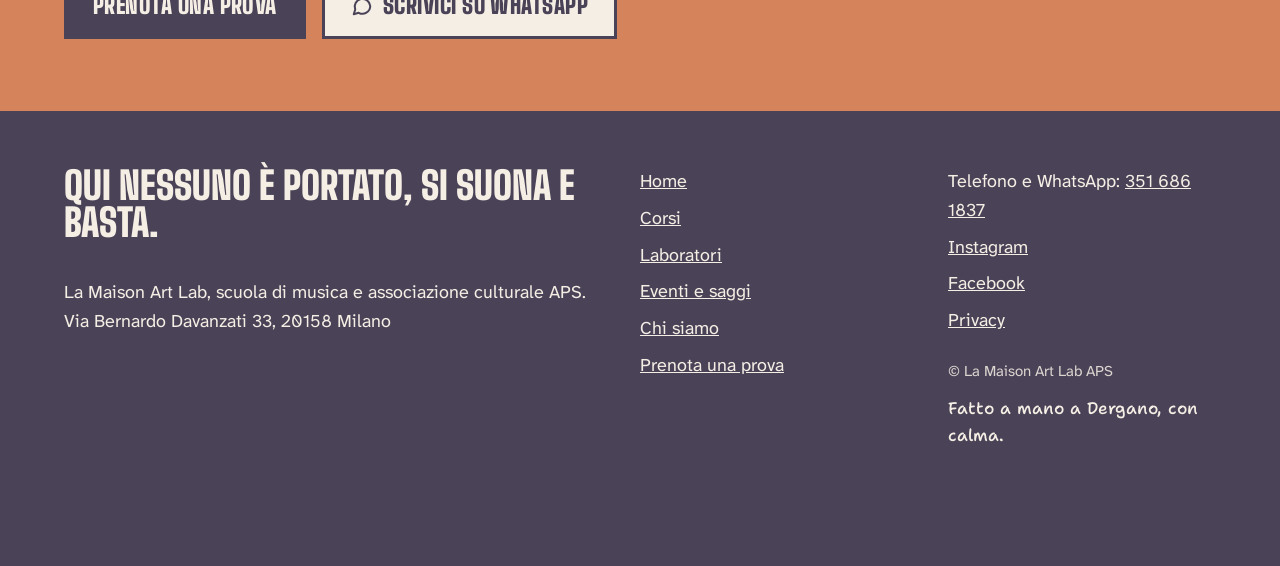
<file: eventi.html>
<!DOCTYPE html>
<html lang="it">
<head>
<meta charset="utf-8">
<meta name="viewport" content="width=device-width, initial-scale=1">
<title>Saggi ed eventi della scuola di musica · La Maison Art Lab Milano</title>
<meta name="description" content="Due saggi all'anno, tutti sul palco, più concerti ed eventi a Dergano. Gli eventi della scuola di musica La Maison Art Lab a Milano.">
<link rel="canonical" href="https://lamaisonartlab.org/eventi">
<meta property="og:type" content="website">
<meta property="og:locale" content="it_IT">
<meta property="og:site_name" content="La Maison Art Lab">
<meta property="og:title" content="Saggi ed eventi della scuola di musica · La Maison Art Lab Milano">
<meta property="og:description" content="Due saggi all'anno, tutti sul palco, più concerti ed eventi a Dergano. Gli eventi della scuola di musica La Maison Art Lab a Milano.">
<meta property="og:url" content="https://lamaisonartlab.org/eventi">
<meta property="og:image" content="https://lamaisonartlab.org/foto/og-lamaison.jpg">
<meta property="og:image:width" content="1200">
<meta property="og:image:height" content="630">
<meta name="twitter:card" content="summary_large_image">
<link rel="stylesheet" href="style.css">
</head>
<body>
<svg width="0" height="0" style="position:absolute" aria-hidden="true" focusable="false"><filter id="gesso"><feTurbulence type="fractalNoise" baseFrequency="0.85" numOctaves="2" result="n"/><feDisplacementMap in="SourceGraphic" in2="n" scale="2.4"/></filter></svg>
<a class="salta" href="#contenuto">Vai al contenuto</a>
<header class="testata"><div class="wrap">
<a class="marchio" href="/" aria-label="La Maison Art Lab, home"><svg viewBox="130 300 832 225" aria-hidden="true" focusable="false"><g fill="#766D88" stroke="#766D88" stroke-width="8" stroke-linejoin="round"><path d="M148 507 L335 319 L522 507 Z"/><path d="M380 319 L711 319 L546 485 Z"/><path d="M569 507 L756 319 L944 507 Z"/></g></svg><span class="marchio-testo"><b>La Maison</b><span>ART LAB</span></span></a>
<button class="apri-menu" type="button" aria-expanded="false" aria-controls="menu">Menu</button>
<nav class="menu" id="menu" aria-label="Principale"><a href="/">Home</a><a href="/corsi">Corsi</a><a href="/laboratori">Laboratori</a><a href="/eventi" aria-current="page">Eventi e saggi</a><a href="/chi-siamo">Chi siamo</a><a class="btn btn-prova" href="/prova">Prenota una prova</a></nav>
</div></header>
<main id="contenuto">
<section class="hero"><p class="gesso solo-desk" style="right:9%;bottom:110px;color:var(--terra-scura);transform:rotate(-5deg)" aria-hidden="true">porta i fazzoletti.<br>o i tappi.</p><div class="wrap">
<span class="etichetta">Eventi e saggi</span>
<h1>Tutti sul palco.<span class="riga2">Nessuno escluso.</span></h1>
<p class="lead">Due volte l'anno gli allievi della Maison salgono sul palco: bambini, ragazzi e adulti, alla prima esibizione o alla decima. E durante l'anno organizziamo concerti, jam ed eventi aperti a tutti.</p>
</div></section>

<section class="sezione sezione-lilla"><div class="wrap">
<span class="etichetta">Prossimi appuntamenti</span>
<h2>In calendario</h2>
<div class="schede">
<div class="scheda"><span class="eta">Due volte l'anno</span><h3>I saggi</h3><p>Due volte l'anno tutti gli allievi salgono sul palco. Tutti, anche i timidi. Date e luogo li annunciamo su Instagram.</p></div>
<div class="scheda"><span class="eta">Durante l'anno</span><h3>Live e laboratori</h3><p>Durante l'anno succede sempre qualcosa: eventi live e laboratori. Il calendario aggiornato è su <a href="https://www.instagram.com/lamaisonartlab/">Instagram</a>.</p></div>
</div>
</div></section>

<section class="sezione"><div class="wrap">
<span class="etichetta">Dall'archivio</span>
<h2>I saggi passati</h2>
<div class="archivio"><figure class="polaroid nastrino"><span class="duo"><img src="foto/concerto-giardino.jpg" alt="Una band suona nel giardino" loading="lazy"></span><figcaption>estate, in giardino. il palco era un pergolato.</figcaption></figure><figure class="polaroid nastrino"><span class="duo"><img src="foto/voce-giardino.jpg" alt="Una cantante con il foulard rosso canta al microfono" loading="lazy"></span><figcaption>voce, e basta.</figcaption></figure><figure class="polaroid nastrino"><span class="duo"><img src="foto/palco-spank.jpg" alt="Allievi sul palco durante un saggio" loading="lazy"></span><figcaption>a ogni saggio, tutti sul palco.</figcaption></figure><figure class="polaroid nastrino"><span class="duo"><img src="foto/basso-palco.jpg" alt="Una bassista suona sul palco" loading="lazy"></span><figcaption>un basso, un palco, zero panico.</figcaption></figure><figure class="polaroid nastrino"><span class="duo"><img src="foto/palco-buio.jpg" alt="Una cantante sul palco in penombra" loading="lazy"></span><figcaption>luci basse, mani che tremano. poi passa.</figcaption></figure><figure class="polaroid nastrino"><span class="duo"><img src="foto/v-concerto-giardino.jpg" alt="Una band suona in giardino davanti al pubblico seduto" loading="lazy"></span><figcaption>pubblico sull'erba. nessuno è scappato.</figcaption></figure></div>
</div></section>

</main>
<section class="banda"><p class="gesso solo-desk" style="left:52%;top:34px;color:var(--notte);transform:rotate(-5deg)" aria-hidden="true">non mordiamo.<br>al massimo suoniamo forte.</p><svg class="timbro" viewBox="0 0 200 200" aria-hidden="true" focusable="false"><defs><path id="cerchio-piede" d="M100,100 m-70,0 a70,70 0 1,1 140,0 a70,70 0 1,1 -140,0"/></defs><circle cx="100" cy="100" r="96" fill="#766D88" stroke="#4A4358" stroke-width="4"/><text font-family="Big Shoulders Display, Arial Narrow, sans-serif" font-weight="900" font-size="21" fill="#F5EEE4" letter-spacing="1"><textPath href="#cerchio-piede" textLength="436" lengthAdjust="spacing">BACINI E ROCK&#8217;N&#8217;ROLL · BACINI E ROCK&#8217;N&#8217;ROLL ·</textPath></text><g transform="translate(54.2,87.6) scale(0.11) translate(-130,-300)"><g fill="#F5EEE4" stroke="#F5EEE4" stroke-width="16" stroke-linejoin="round"><path d="M148 507 L335 319 L522 507 Z"/><path d="M380 319 L711 319 L546 485 Z"/><path d="M569 507 L756 319 L944 507 Z"/></g></g></svg><div class="wrap">
<h2>La prima lezione è gratis. Il talento non serve.</h2>
<div class="bottoni"><a class="btn btn-prova" href="/prova">Prenota una prova</a><a class="btn btn-wa" href="https://wa.me/393516861837?text=Ciao%21%20Vorrei%20prenotare%20una%20lezione%20di%20prova%20alla%20Maison."><svg viewBox="0 0 24 24" fill="none" stroke="currentColor" stroke-width="2.2" stroke-linecap="round" stroke-linejoin="round" aria-hidden="true" focusable="false"><path d="M21 12a8.5 8.5 0 0 1-12.6 7.4L3 21l1.6-5.2A8.5 8.5 0 1 1 21 12z"/></svg> Scrivici su WhatsApp</a></div>
</div></section>
<footer class="piede"><div class="wrap">
<div><p class="claim">Qui nessuno è portato, si suona e basta.</p><p>La Maison Art Lab, scuola di musica e associazione culturale APS.<br>Via Bernardo Davanzati 33, 20158 Milano</p></div>
<div><ul><li><a href="/">Home</a></li><li><a href="/corsi">Corsi</a></li><li><a href="/laboratori">Laboratori</a></li><li><a href="/eventi">Eventi e saggi</a></li><li><a href="/chi-siamo">Chi siamo</a></li><li><a href="/prova">Prenota una prova</a></li></ul></div>
<div><ul><li>Telefono e WhatsApp: <a href="tel:+393516861837">351 686 1837</a></li><li><a href="https://www.instagram.com/lamaisonartlab/">Instagram</a></li><li><a href="https://www.facebook.com/lamaisonartlab/">Facebook</a></li><li><a href="/privacy">Privacy</a></li></ul><small>© La Maison Art Lab APS</small><p class="firma">Fatto a mano a Dergano, con calma.</p></div>
</div></footer>
<div class="fisso"><a class="btn btn-wa" href="https://wa.me/393516861837?text=Ciao%21%20Vorrei%20prenotare%20una%20lezione%20di%20prova%20alla%20Maison." aria-label="Scrivici su WhatsApp"><svg viewBox="0 0 24 24" fill="none" stroke="currentColor" stroke-width="2.2" stroke-linecap="round" stroke-linejoin="round" aria-hidden="true" focusable="false"><path d="M21 12a8.5 8.5 0 0 1-12.6 7.4L3 21l1.6-5.2A8.5 8.5 0 1 1 21 12z"/></svg></a><a class="btn btn-prova" href="/prova"><span class="testo-lungo">Prenota una&nbsp;</span>prova</a></div>
<script src="main.js"></script>
<script>function loadScript(a){var b=document.getElementsByTagName("head")[0],c=document.createElement("script");c.type="text/javascript",c.src="https://tracker.metricool.com/resources/be.js",c.onreadystatechange=a,c.onload=a,b.appendChild(c)}loadScript(function(){beTracker.t({hash:"4a9b543a5ae38511cccfe900e14ec76c"})});</script>
</body>
</html>
</file>
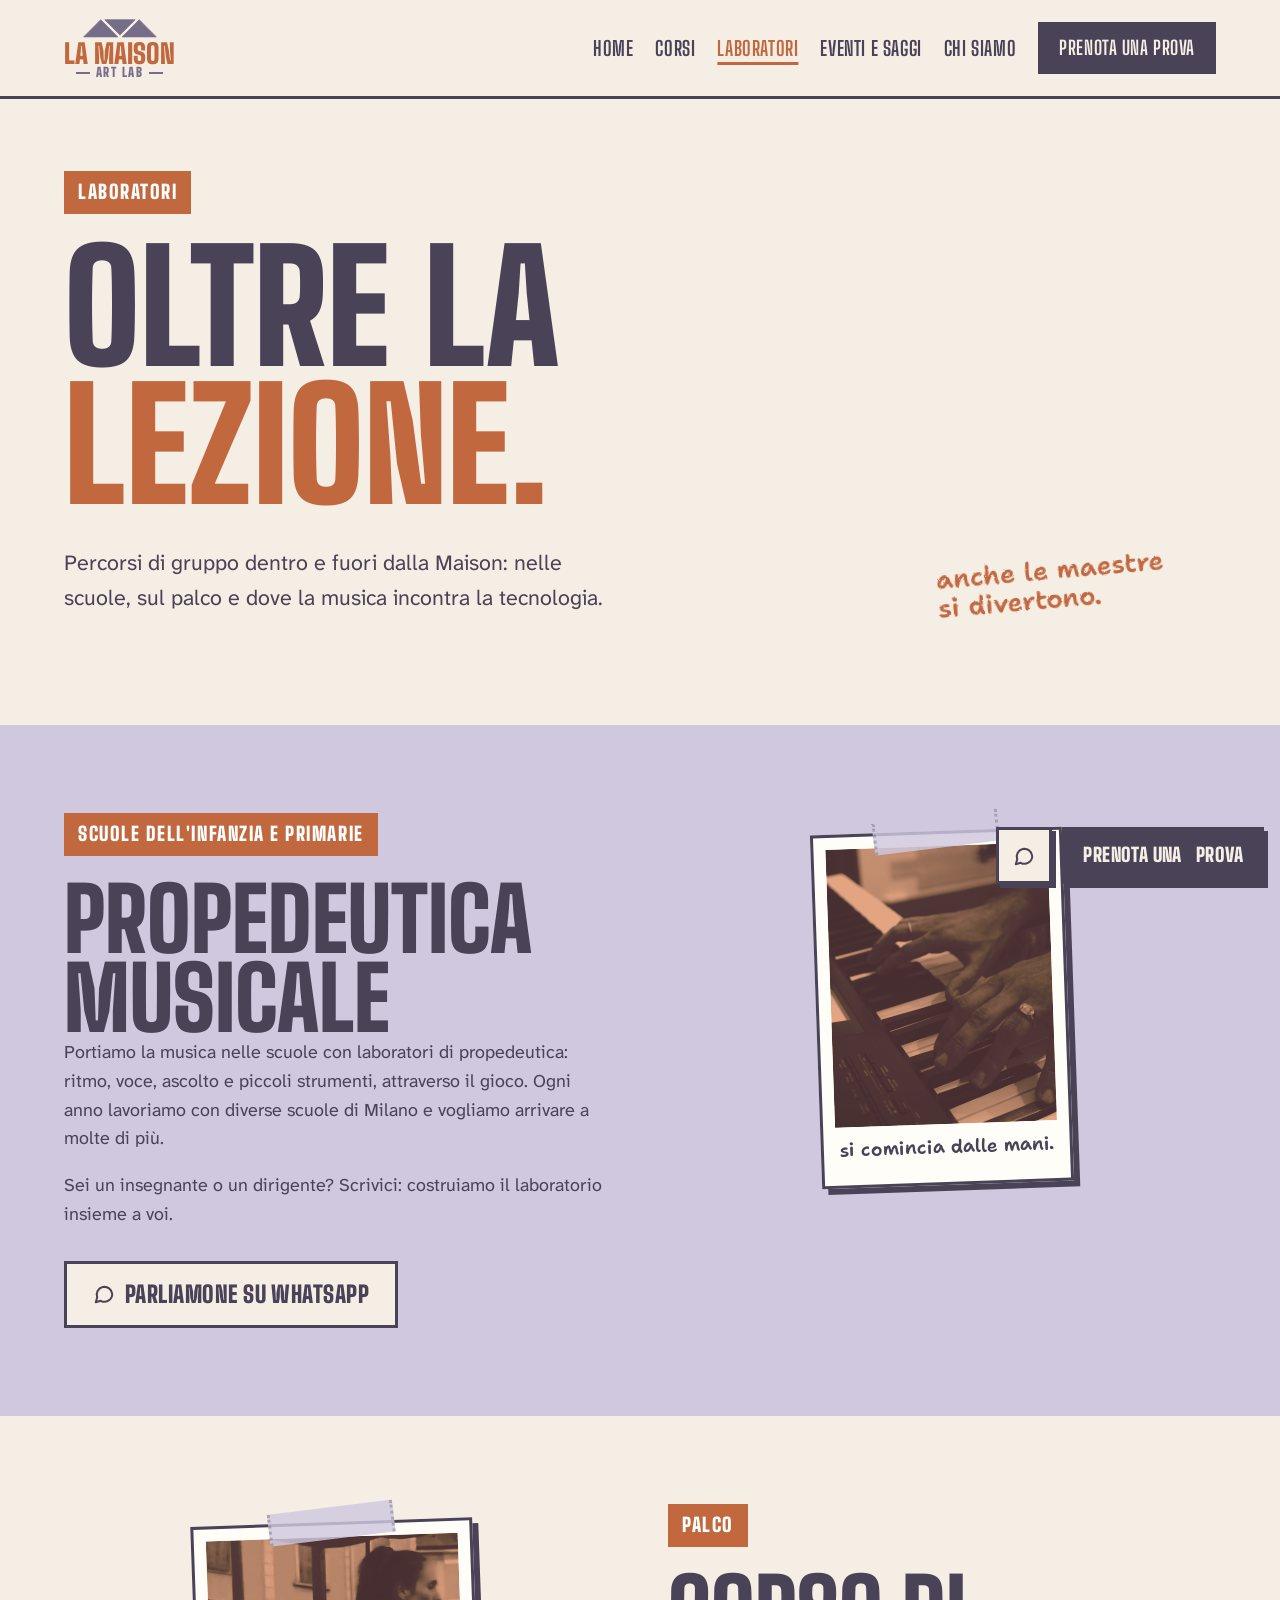
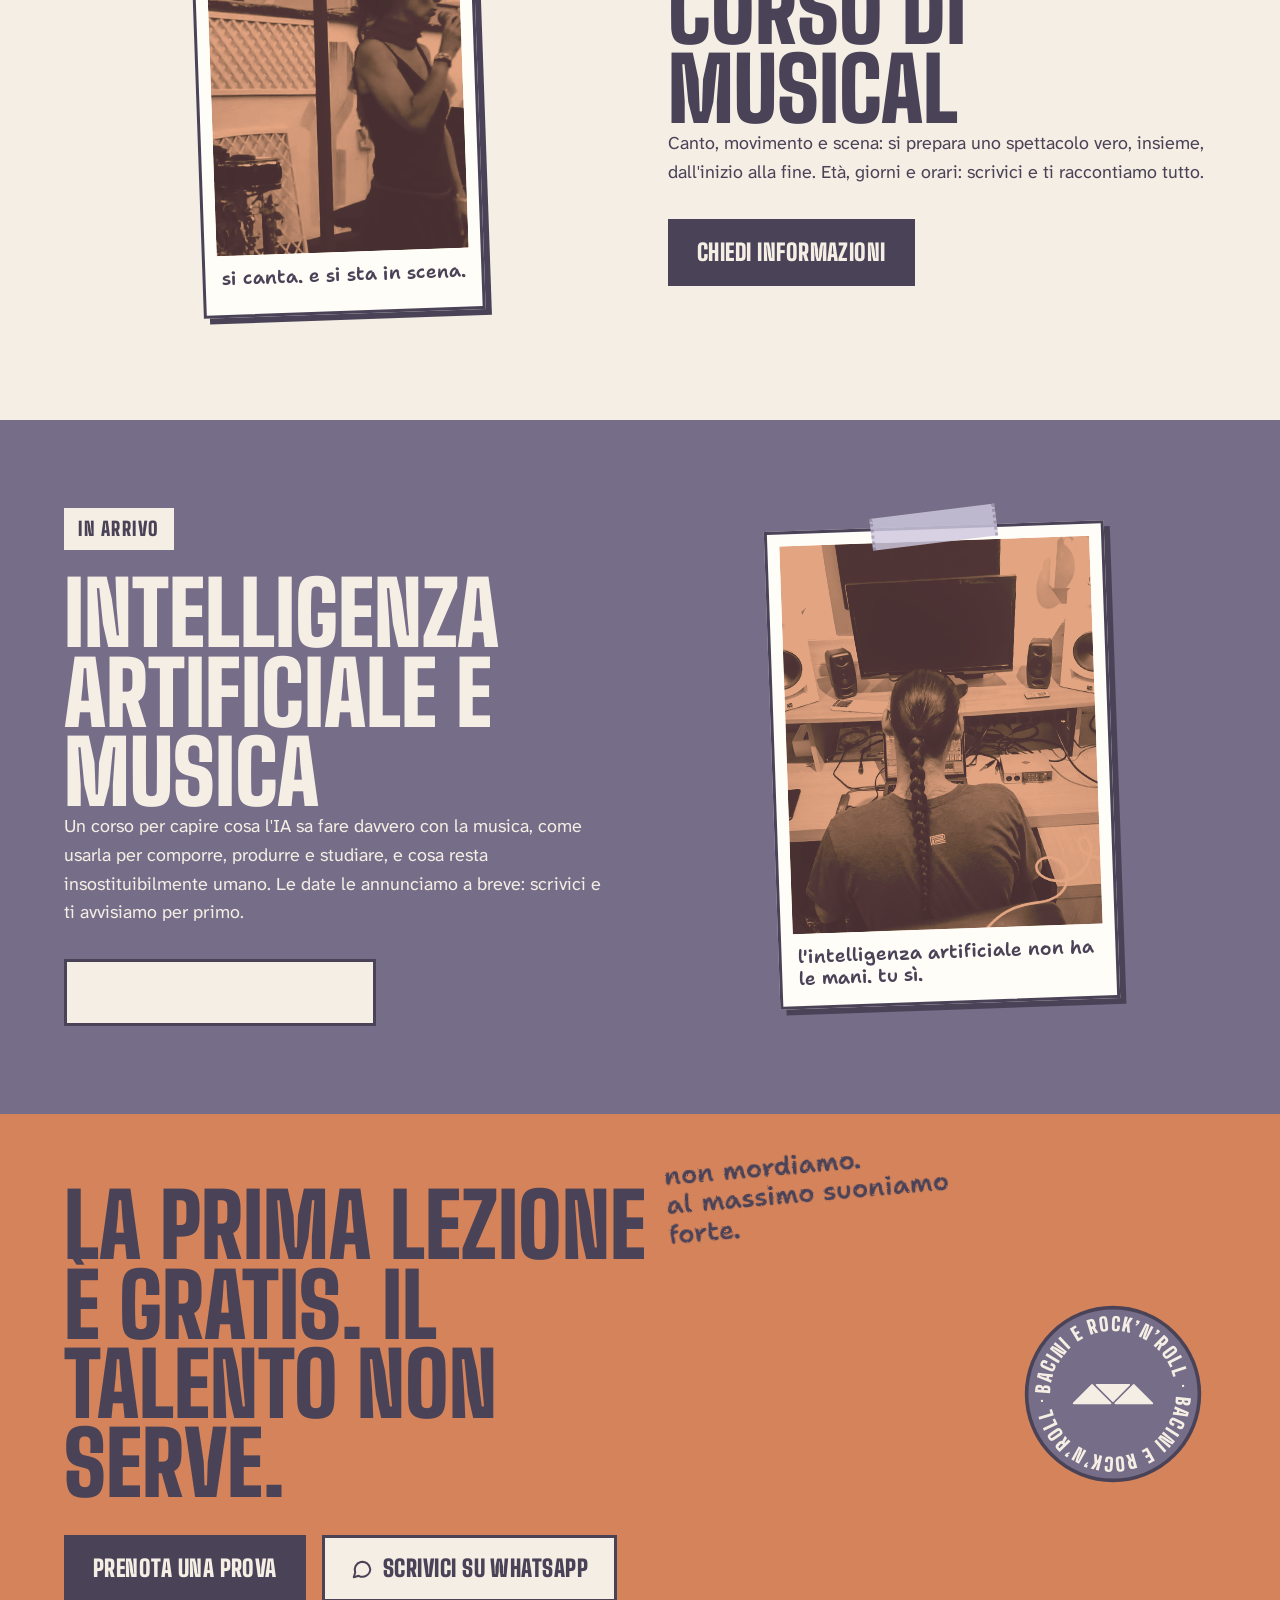
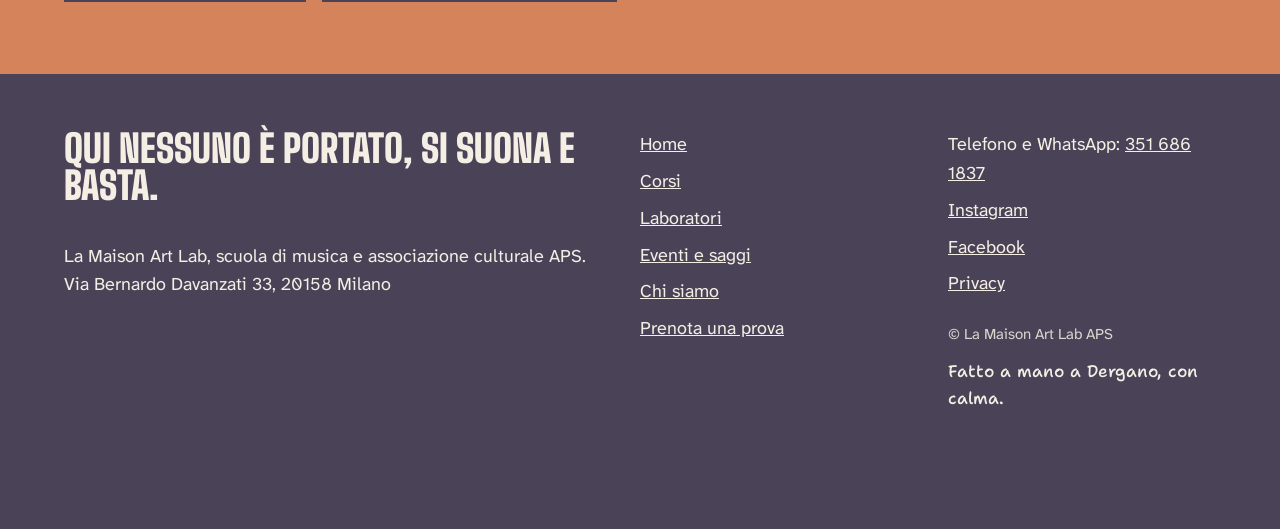
<file: laboratori.html>
<!DOCTYPE html>
<html lang="it">
<head>
<meta charset="utf-8">
<meta name="viewport" content="width=device-width, initial-scale=1">
<title>Propedeutica musicale e laboratori a Milano · La Maison Art Lab</title>
<meta name="description" content="Propedeutica musicale per bambini, laboratori nelle scuole primarie di Milano, corso di musical e corso di musica e intelligenza artificiale. Scrivici.">
<link rel="canonical" href="https://lamaisonartlab.org/laboratori">
<meta property="og:type" content="website">
<meta property="og:locale" content="it_IT">
<meta property="og:site_name" content="La Maison Art Lab">
<meta property="og:title" content="Propedeutica musicale e laboratori a Milano · La Maison Art Lab">
<meta property="og:description" content="Propedeutica musicale per bambini, laboratori nelle scuole primarie di Milano, corso di musical e corso di musica e intelligenza artificiale. Scrivici.">
<meta property="og:url" content="https://lamaisonartlab.org/laboratori">
<meta property="og:image" content="https://lamaisonartlab.org/foto/og-lamaison.jpg">
<meta property="og:image:width" content="1200">
<meta property="og:image:height" content="630">
<meta name="twitter:card" content="summary_large_image">
<link rel="stylesheet" href="style.css">
</head>
<body>
<svg width="0" height="0" style="position:absolute" aria-hidden="true" focusable="false"><filter id="gesso"><feTurbulence type="fractalNoise" baseFrequency="0.85" numOctaves="2" result="n"/><feDisplacementMap in="SourceGraphic" in2="n" scale="2.4"/></filter></svg>
<a class="salta" href="#contenuto">Vai al contenuto</a>
<header class="testata"><div class="wrap">
<a class="marchio" href="/" aria-label="La Maison Art Lab, home"><svg viewBox="130 300 832 225" aria-hidden="true" focusable="false"><g fill="#766D88" stroke="#766D88" stroke-width="8" stroke-linejoin="round"><path d="M148 507 L335 319 L522 507 Z"/><path d="M380 319 L711 319 L546 485 Z"/><path d="M569 507 L756 319 L944 507 Z"/></g></svg><span class="marchio-testo"><b>La Maison</b><span>ART LAB</span></span></a>
<button class="apri-menu" type="button" aria-expanded="false" aria-controls="menu">Menu</button>
<nav class="menu" id="menu" aria-label="Principale"><a href="/">Home</a><a href="/corsi">Corsi</a><a href="/laboratori" aria-current="page">Laboratori</a><a href="/eventi">Eventi e saggi</a><a href="/chi-siamo">Chi siamo</a><a class="btn btn-prova" href="/prova">Prenota una prova</a></nav>
</div></header>
<main id="contenuto">
<section class="hero"><p class="gesso solo-desk" style="right:9%;bottom:110px;color:var(--terra-scura);transform:rotate(-5deg)" aria-hidden="true">anche le maestre<br>si divertono.</p><div class="wrap">
<span class="etichetta">Laboratori</span>
<h1>Oltre la<span class="riga2">lezione.</span></h1>
<p class="lead">Percorsi di gruppo dentro e fuori dalla Maison: nelle scuole, sul palco e dove la musica incontra la tecnologia.</p>
</div></section>

<section class="sezione sezione-lilla"><div class="wrap due">
<div><span class="etichetta">Scuole dell'infanzia e primarie</span><h2>Propedeutica musicale</h2>
<p>Portiamo la musica nelle scuole con laboratori di propedeutica: ritmo, voce, ascolto e piccoli strumenti, attraverso il gioco. Ogni anno lavoriamo con diverse scuole di Milano e vogliamo arrivare a molte di più.</p>
<p>Sei un insegnante o un dirigente? Scrivici: costruiamo il laboratorio insieme a voi.</p>
<div class="bottoni"><a class="btn btn-wa" href="https://wa.me/393516861837?text=Ciao%21%20Lavoro%20in%20una%20scuola%20e%20vorrei%20informazioni%20sui%20laboratori%20di%20propedeutica%20musicale."><svg viewBox="0 0 24 24" fill="none" stroke="currentColor" stroke-width="2.2" stroke-linecap="round" stroke-linejoin="round" aria-hidden="true" focusable="false"><path d="M21 12a8.5 8.5 0 0 1-12.6 7.4L3 21l1.6-5.2A8.5 8.5 0 1 1 21 12z"/></svg> Parliamone su WhatsApp</a></div></div>
<div class="sede-foto"><figure class="polaroid nastrino"><span class="duo"><img src="foto/mani-piano.jpg" alt="Mani sulla tastiera di un pianoforte" loading="lazy"></span><figcaption>si comincia dalle mani.</figcaption></figure></div>
</div></section>

<section class="sezione"><div class="wrap due">
<div class="sede-foto"><figure class="polaroid nastrino"><span class="duo"><img src="foto/v-voce-foulard.jpg" alt="Una cantante con il foulard rosso canta al microfono" loading="lazy"></span><figcaption>si canta. e si sta in scena.</figcaption></figure></div>
<div><span class="etichetta">Palco</span><h2>Corso di musical</h2>
<p>Canto, movimento e scena: si prepara uno spettacolo vero, insieme, dall'inizio alla fine. Età, giorni e orari: scrivici e ti raccontiamo tutto.</p>
<div class="bottoni"><a class="btn btn-prova" href="/prova">Chiedi informazioni</a></div></div>
</div></section>

<section class="sezione sezione-viola"><div class="wrap due">
<div><span class="etichetta">In arrivo</span><h2>Intelligenza artificiale e musica</h2>
<p>Un corso per capire cosa l'IA sa fare davvero con la musica, come usarla per comporre, produrre e studiare, e cosa resta insostituibilmente umano. Le date le annunciamo a breve: scrivici e ti avvisiamo per primo.</p>
<div class="bottoni"><a class="btn btn-wa" href="https://wa.me/393516861837?text=Ciao%21%20Avvisatemi%20quando%20parte%20il%20corso%20di%20intelligenza%20artificiale%20e%20musica."><svg viewBox="0 0 24 24" fill="none" stroke="currentColor" stroke-width="2.2" stroke-linecap="round" stroke-linejoin="round" aria-hidden="true" focusable="false"><path d="M21 12a8.5 8.5 0 0 1-12.6 7.4L3 21l1.6-5.2A8.5 8.5 0 1 1 21 12z"/></svg> Avvisami quando parte</a></div></div>
<div class="sede-foto"><figure class="polaroid nastrino"><span class="duo"><img src="foto/studio.jpg" alt="Una persona di spalle al computer in studio" loading="lazy"></span><figcaption>l'intelligenza artificiale non ha le mani. tu sì.</figcaption></figure></div>
</div></section>

</main>
<section class="banda"><p class="gesso solo-desk" style="left:52%;top:34px;color:var(--notte);transform:rotate(-5deg)" aria-hidden="true">non mordiamo.<br>al massimo suoniamo forte.</p><svg class="timbro" viewBox="0 0 200 200" aria-hidden="true" focusable="false"><defs><path id="cerchio-piede" d="M100,100 m-70,0 a70,70 0 1,1 140,0 a70,70 0 1,1 -140,0"/></defs><circle cx="100" cy="100" r="96" fill="#766D88" stroke="#4A4358" stroke-width="4"/><text font-family="Big Shoulders Display, Arial Narrow, sans-serif" font-weight="900" font-size="21" fill="#F5EEE4" letter-spacing="1"><textPath href="#cerchio-piede" textLength="436" lengthAdjust="spacing">BACINI E ROCK&#8217;N&#8217;ROLL · BACINI E ROCK&#8217;N&#8217;ROLL ·</textPath></text><g transform="translate(54.2,87.6) scale(0.11) translate(-130,-300)"><g fill="#F5EEE4" stroke="#F5EEE4" stroke-width="16" stroke-linejoin="round"><path d="M148 507 L335 319 L522 507 Z"/><path d="M380 319 L711 319 L546 485 Z"/><path d="M569 507 L756 319 L944 507 Z"/></g></g></svg><div class="wrap">
<h2>La prima lezione è gratis. Il talento non serve.</h2>
<div class="bottoni"><a class="btn btn-prova" href="/prova">Prenota una prova</a><a class="btn btn-wa" href="https://wa.me/393516861837?text=Ciao%21%20Vorrei%20prenotare%20una%20lezione%20di%20prova%20alla%20Maison."><svg viewBox="0 0 24 24" fill="none" stroke="currentColor" stroke-width="2.2" stroke-linecap="round" stroke-linejoin="round" aria-hidden="true" focusable="false"><path d="M21 12a8.5 8.5 0 0 1-12.6 7.4L3 21l1.6-5.2A8.5 8.5 0 1 1 21 12z"/></svg> Scrivici su WhatsApp</a></div>
</div></section>
<footer class="piede"><div class="wrap">
<div><p class="claim">Qui nessuno è portato, si suona e basta.</p><p>La Maison Art Lab, scuola di musica e associazione culturale APS.<br>Via Bernardo Davanzati 33, 20158 Milano</p></div>
<div><ul><li><a href="/">Home</a></li><li><a href="/corsi">Corsi</a></li><li><a href="/laboratori">Laboratori</a></li><li><a href="/eventi">Eventi e saggi</a></li><li><a href="/chi-siamo">Chi siamo</a></li><li><a href="/prova">Prenota una prova</a></li></ul></div>
<div><ul><li>Telefono e WhatsApp: <a href="tel:+393516861837">351 686 1837</a></li><li><a href="https://www.instagram.com/lamaisonartlab/">Instagram</a></li><li><a href="https://www.facebook.com/lamaisonartlab/">Facebook</a></li><li><a href="/privacy">Privacy</a></li></ul><small>© La Maison Art Lab APS</small><p class="firma">Fatto a mano a Dergano, con calma.</p></div>
</div></footer>
<div class="fisso"><a class="btn btn-wa" href="https://wa.me/393516861837?text=Ciao%21%20Vorrei%20prenotare%20una%20lezione%20di%20prova%20alla%20Maison." aria-label="Scrivici su WhatsApp"><svg viewBox="0 0 24 24" fill="none" stroke="currentColor" stroke-width="2.2" stroke-linecap="round" stroke-linejoin="round" aria-hidden="true" focusable="false"><path d="M21 12a8.5 8.5 0 0 1-12.6 7.4L3 21l1.6-5.2A8.5 8.5 0 1 1 21 12z"/></svg></a><a class="btn btn-prova" href="/prova"><span class="testo-lungo">Prenota una&nbsp;</span>prova</a></div>
<script src="main.js"></script>
<script>function loadScript(a){var b=document.getElementsByTagName("head")[0],c=document.createElement("script");c.type="text/javascript",c.src="https://tracker.metricool.com/resources/be.js",c.onreadystatechange=a,c.onload=a,b.appendChild(c)}loadScript(function(){beTracker.t({hash:"4a9b543a5ae38511cccfe900e14ec76c"})});</script>
</body>
</html>
</file>
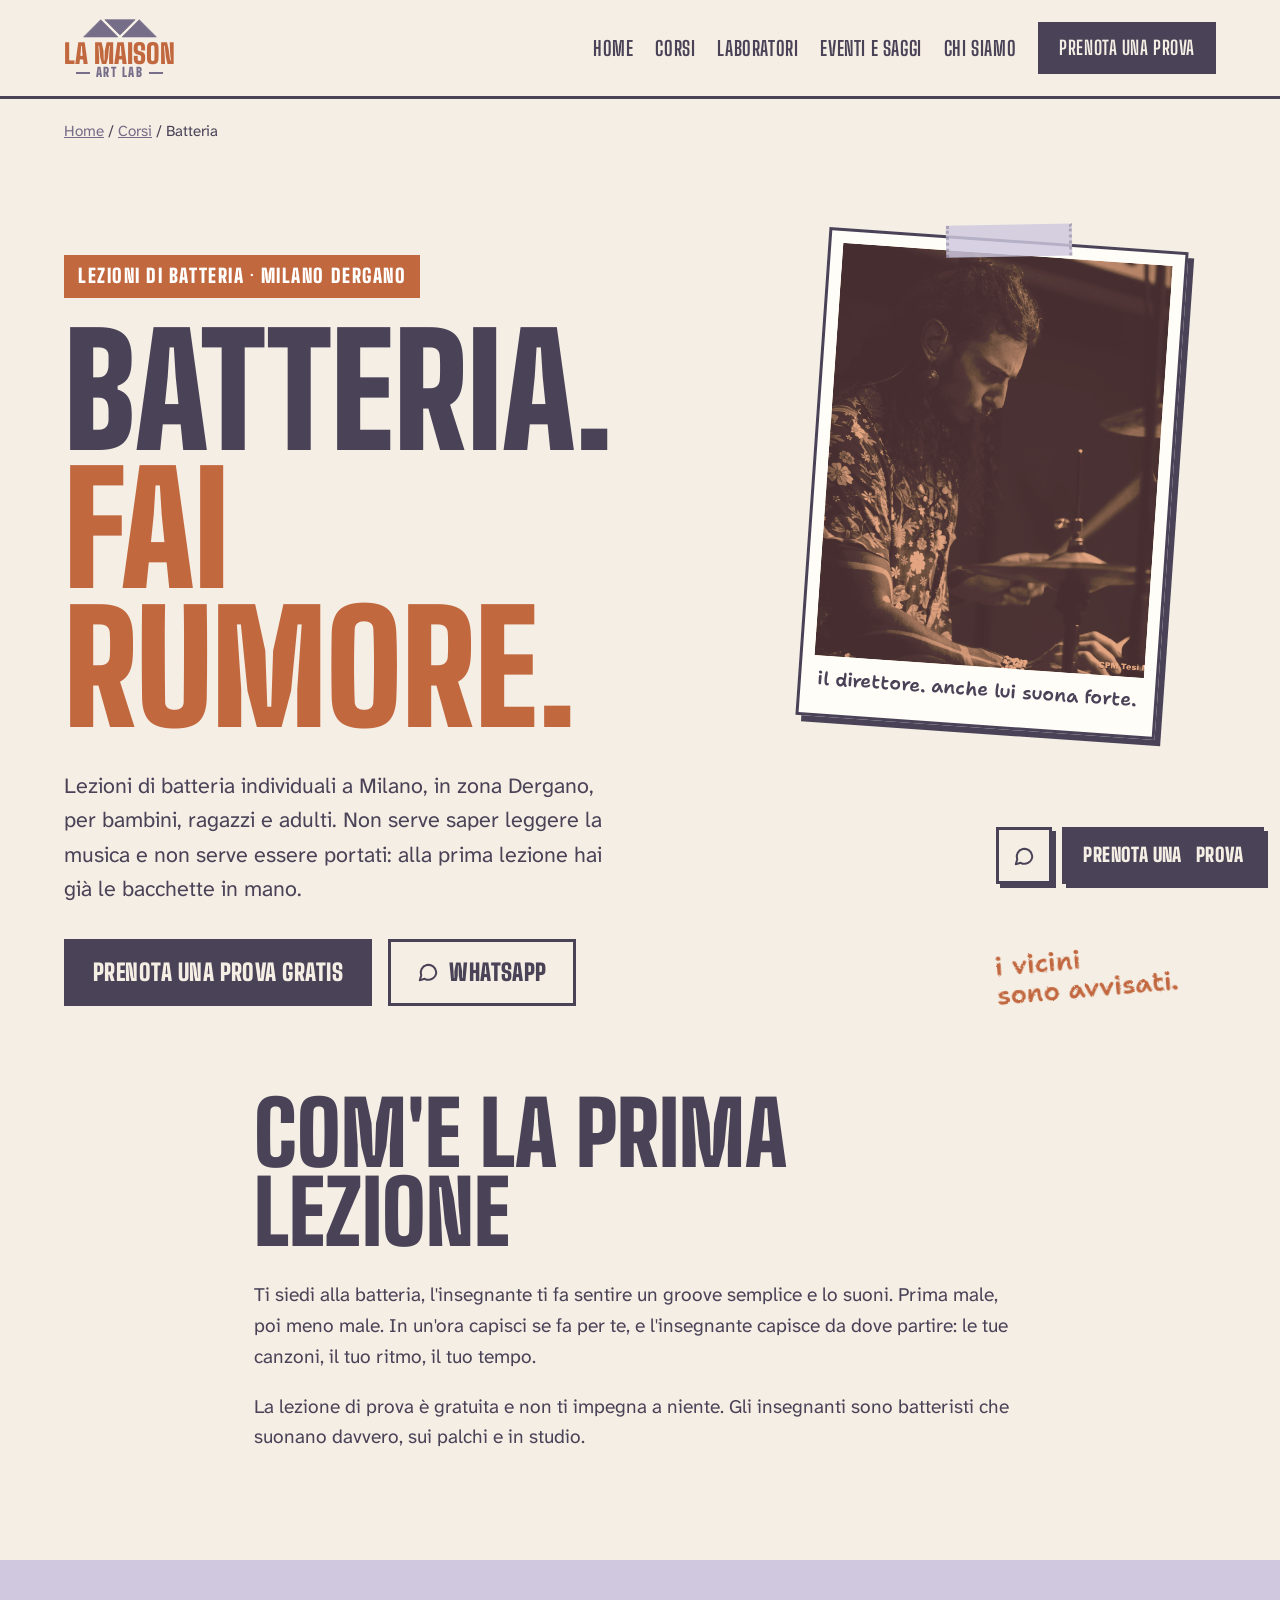
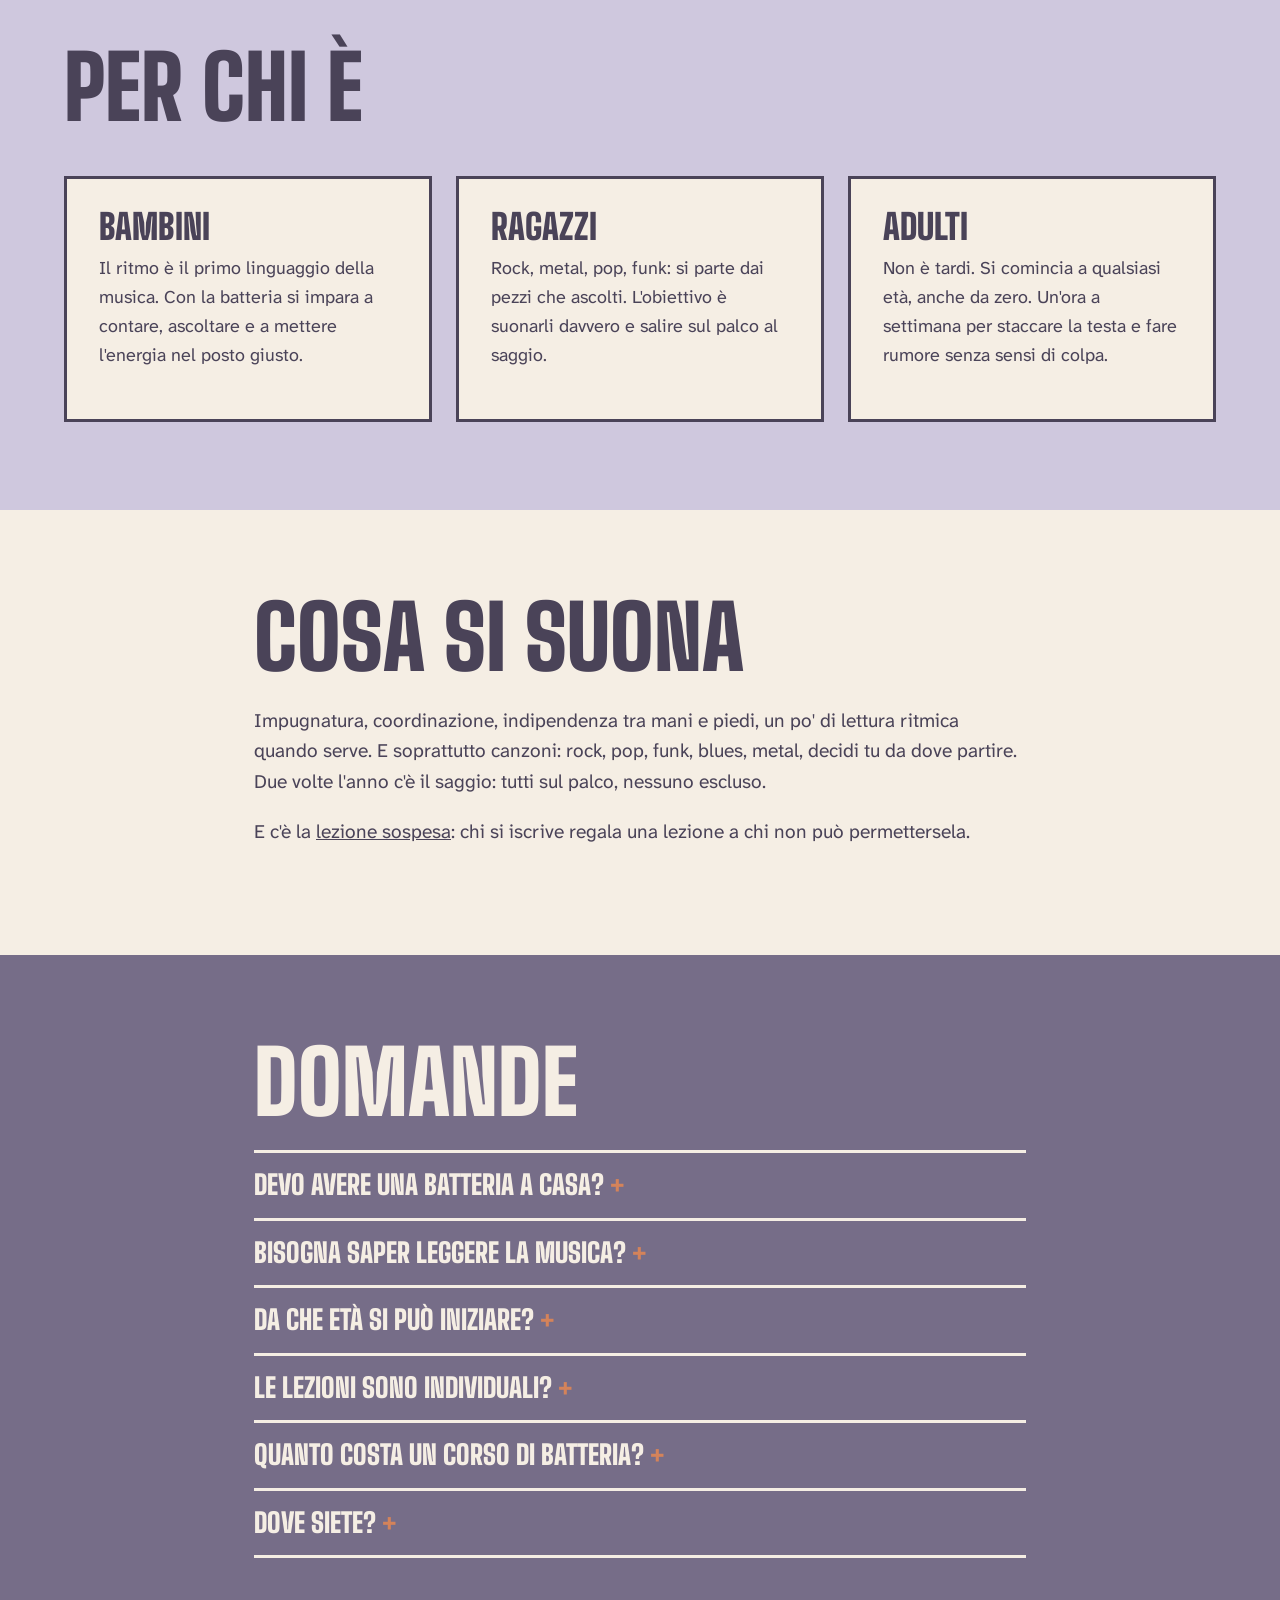
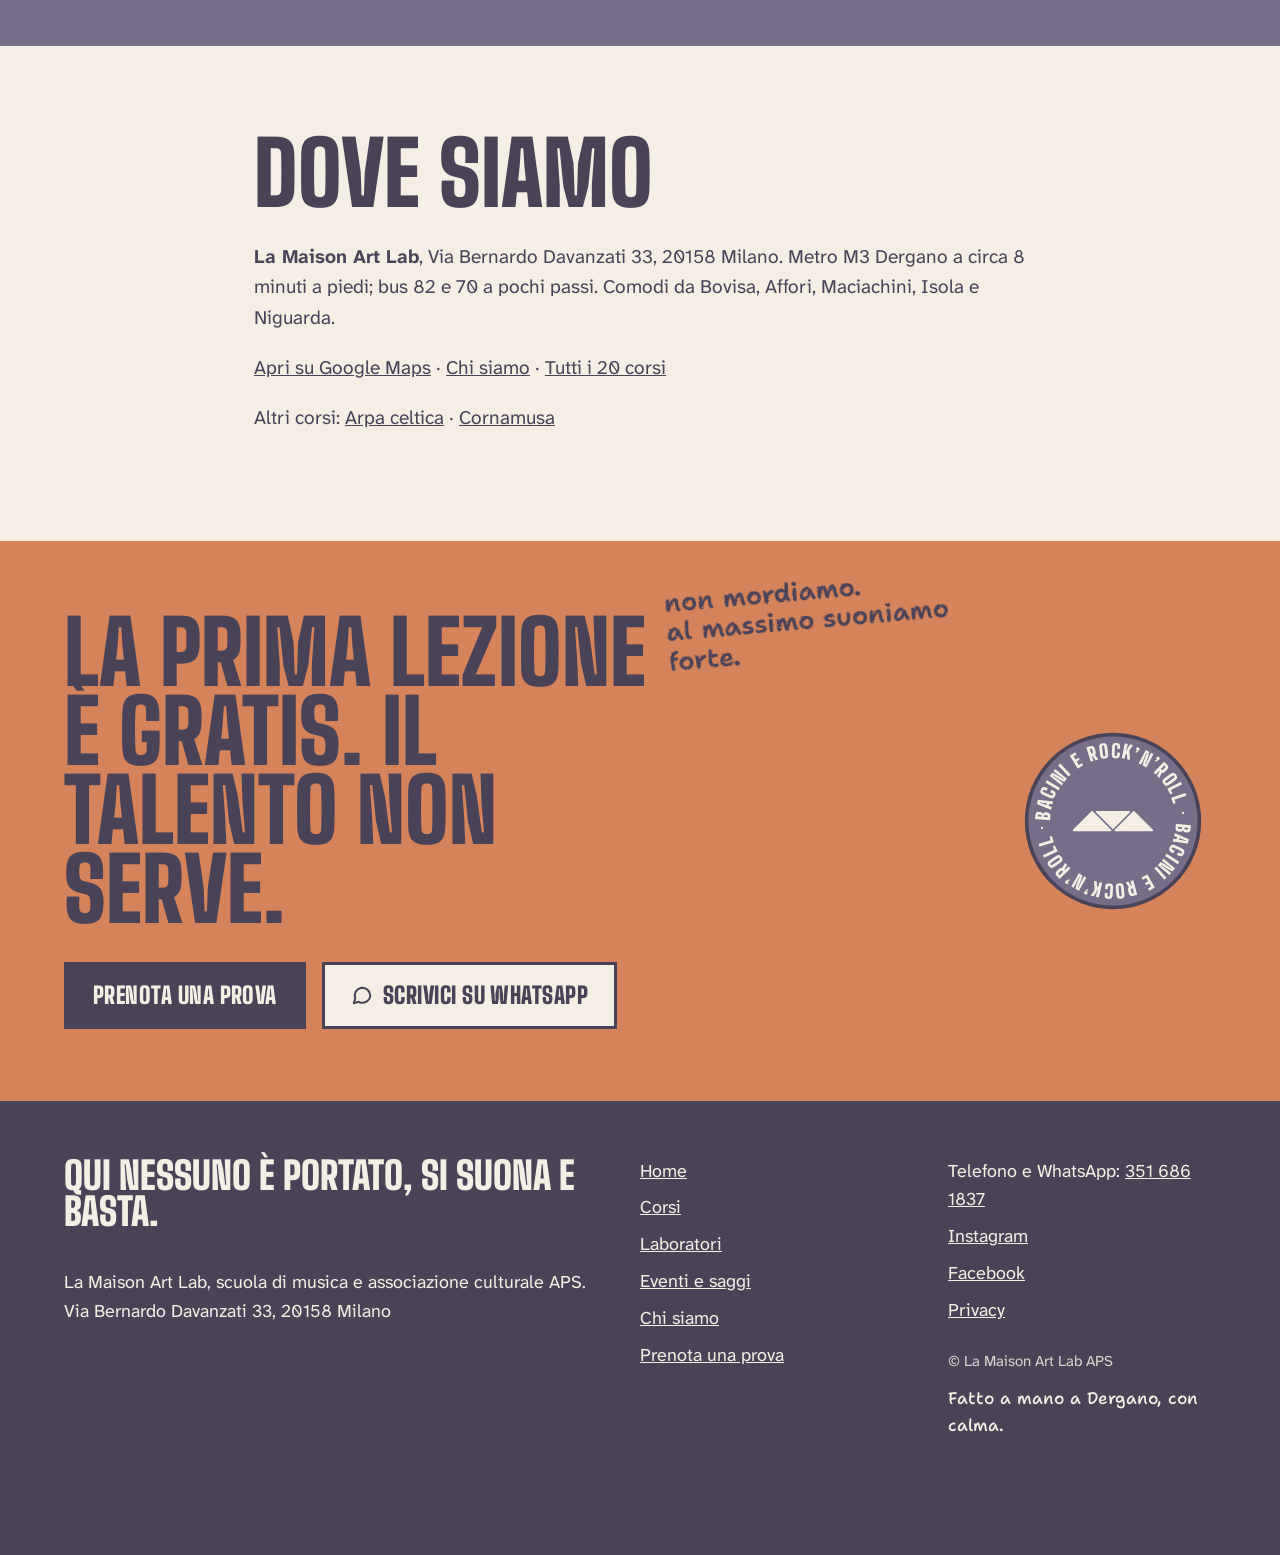
<file: lezioni-batteria-milano.html>
<!DOCTYPE html>
<html lang="it">
<head>
<meta charset="utf-8">
<meta name="viewport" content="width=device-width, initial-scale=1">
<title>Lezioni di batteria a Milano Dergano · Prima lezione gratis</title>
<meta name="description" content="Lezioni di batteria individuali a Milano Dergano (M3) per bambini, ragazzi e adulti, anche da zero. Rock, pop, funk: si suona dalla prima lezione. Prova gratis.">
<link rel="canonical" href="https://lamaisonartlab.org/lezioni-batteria-milano">
<meta property="og:type" content="website">
<meta property="og:locale" content="it_IT">
<meta property="og:site_name" content="La Maison Art Lab">
<meta property="og:title" content="Lezioni di batteria a Milano Dergano · Prima lezione gratis">
<meta property="og:description" content="Lezioni di batteria individuali a Milano Dergano (M3) per bambini, ragazzi e adulti, anche da zero. Rock, pop, funk: si suona dalla prima lezione. Prova gratis.">
<meta property="og:url" content="https://lamaisonartlab.org/lezioni-batteria-milano">
<meta property="og:image" content="https://lamaisonartlab.org/foto/og-lamaison.jpg">
<meta property="og:image:width" content="1200">
<meta property="og:image:height" content="630">
<meta name="twitter:card" content="summary_large_image">
<script type="application/ld+json">{"@context": "https://schema.org", "@type": "BreadcrumbList", "itemListElement": [{"@type": "ListItem", "position": 1, "name": "Home", "item": "https://lamaisonartlab.org/"}, {"@type": "ListItem", "position": 2, "name": "Corsi", "item": "https://lamaisonartlab.org/corsi"}, {"@type": "ListItem", "position": 3, "name": "Batteria", "item": "https://lamaisonartlab.org/lezioni-batteria-milano"}]}</script>
<script type="application/ld+json">{"@context": "https://schema.org", "@type": "FAQPage", "mainEntity": [{"@type": "Question", "name": "Devo avere una batteria a casa?", "acceptedAnswer": {"@type": "Answer", "text": "Per cominciare no: a lezione la batteria c'è. A casa bastano un paio di bacchette e un pad per esercitarsi. Quando e se vorrai, ti aiutiamo a scegliere una batteria, anche elettronica, per restare in buoni rapporti con i vicini."}}, {"@type": "Question", "name": "Bisogna saper leggere la musica?", "acceptedAnswer": {"@type": "Answer", "text": "No. Si impara suonando; la lettura arriva quando serve, un passo alla volta."}}, {"@type": "Question", "name": "Da che età si può iniziare?", "acceptedAnswer": {"@type": "Answer", "text": "Dipende dal bambino più che dall'età: ne parliamo alla lezione di prova. Per i più piccoli c'è anche la propedeutica musicale."}}, {"@type": "Question", "name": "Le lezioni sono individuali?", "acceptedAnswer": {"@type": "Answer", "text": "Sì, un allievo e un insegnante. Il programma lo costruite insieme, sulle tue canzoni e sui tuoi tempi."}}, {"@type": "Question", "name": "Quanto costa un corso di batteria?", "acceptedAnswer": {"@type": "Answer", "text": "Prezzi e orari dipendono dal tipo di lezione: scrivici su WhatsApp e ti risponde una persona vera, non un modulo automatico. La prima lezione è gratis."}}, {"@type": "Question", "name": "Dove siete?", "acceptedAnswer": {"@type": "Answer", "text": "In Via Bernardo Davanzati 33, Milano, quartiere Dergano: circa 8 minuti a piedi dalla metro M3 Dergano, con i bus 82 e 70 a pochi passi. Comodi anche da Bovisa, Affori, Maciachini e Isola."}}]}</script>
<script type="application/ld+json">{"@context": "https://schema.org", "@type": "Service", "name": "Lezioni di batteria a Milano Dergano", "serviceType": "Lezioni di batteria", "provider": {"@id": "https://lamaisonartlab.org/#scuola"}, "areaServed": "Milano", "url": "https://lamaisonartlab.org/lezioni-batteria-milano"}</script>
<link rel="stylesheet" href="style.css">
</head>
<body>
<svg width="0" height="0" style="position:absolute" aria-hidden="true" focusable="false"><filter id="gesso"><feTurbulence type="fractalNoise" baseFrequency="0.85" numOctaves="2" result="n"/><feDisplacementMap in="SourceGraphic" in2="n" scale="2.4"/></filter></svg>
<a class="salta" href="#contenuto">Vai al contenuto</a>
<header class="testata"><div class="wrap">
<a class="marchio" href="/" aria-label="La Maison Art Lab, home"><svg viewBox="130 300 832 225" aria-hidden="true" focusable="false"><g fill="#766D88" stroke="#766D88" stroke-width="8" stroke-linejoin="round"><path d="M148 507 L335 319 L522 507 Z"/><path d="M380 319 L711 319 L546 485 Z"/><path d="M569 507 L756 319 L944 507 Z"/></g></svg><span class="marchio-testo"><b>La Maison</b><span>ART LAB</span></span></a>
<button class="apri-menu" type="button" aria-expanded="false" aria-controls="menu">Menu</button>
<nav class="menu" id="menu" aria-label="Principale"><a href="/">Home</a><a href="/corsi">Corsi</a><a href="/laboratori">Laboratori</a><a href="/eventi">Eventi e saggi</a><a href="/chi-siamo">Chi siamo</a><a class="btn btn-prova" href="/prova">Prenota una prova</a></nav>
</div></header>
<main id="contenuto">
<nav class="briciole wrap" aria-label="Percorso"><a href="/">Home</a> / <a href="/corsi">Corsi</a> / <span>Batteria</span></nav>
<section class="hero"><p class="gesso solo-desk" style="right:8%;bottom:90px;color:var(--terra-scura);transform:rotate(-5deg)" aria-hidden="true">i vicini<br>sono avvisati.</p><div class="wrap hero-griglia"><div>
<span class="etichetta">Lezioni di batteria · Milano Dergano</span>
<h1>Batteria.<span class="riga2">Fai rumore.</span></h1>
<p class="lead">Lezioni di batteria individuali a Milano, in zona Dergano, per bambini, ragazzi e adulti. Non serve saper leggere la musica e non serve essere portati: alla prima lezione hai già le bacchette in mano.</p>
<div class="bottoni"><a class="btn btn-prova" href="/prova">Prenota una prova gratis</a><a class="btn btn-wa" href="https://wa.me/393516861837?text=Ciao%21%20Vorrei%20prenotare%20una%20lezione%20di%20prova%20di%20batteria."><svg viewBox="0 0 24 24" fill="none" stroke="currentColor" stroke-width="2.2" stroke-linecap="round" stroke-linejoin="round" aria-hidden="true" focusable="false"><path d="M21 12a8.5 8.5 0 0 1-12.6 7.4L3 21l1.6-5.2A8.5 8.5 0 1 1 21 12z"/></svg>WhatsApp</a></div>
</div><div class="hero-figura sola"><figure class="polaroid nastrino"><span class="duo"><img src="foto/francesco-batteria.jpg" alt="Francesco, il direttore della Maison, alla batteria" loading="eager"></span><figcaption>il direttore. anche lui suona forte.</figcaption></figure></div></div></section>
<section class="sezione" style="padding-top:0"><div class="wrap testo-lungo">
<h2>Com'è la prima lezione</h2>
<p>Ti siedi alla batteria, l&#x27;insegnante ti fa sentire un groove semplice e lo suoni. Prima male, poi meno male. In un&#x27;ora capisci se fa per te, e l&#x27;insegnante capisce da dove partire: le tue canzoni, il tuo ritmo, il tuo tempo.</p><p>La lezione di prova è gratuita e non ti impegna a niente. Gli insegnanti sono batteristi che suonano davvero, sui palchi e in studio.</p>
</div></section>
<section class="sezione sezione-lilla"><div class="wrap">
<h2>Per chi è</h2>
<div class="schede"><div class="scheda"><h3>Bambini</h3><p>Il ritmo è il primo linguaggio della musica. Con la batteria si impara a contare, ascoltare e a mettere l&#x27;energia nel posto giusto.</p></div><div class="scheda"><h3>Ragazzi</h3><p>Rock, metal, pop, funk: si parte dai pezzi che ascolti. L&#x27;obiettivo è suonarli davvero e salire sul palco al saggio.</p></div><div class="scheda"><h3>Adulti</h3><p>Non è tardi. Si comincia a qualsiasi età, anche da zero. Un&#x27;ora a settimana per staccare la testa e fare rumore senza sensi di colpa.</p></div></div>
</div></section>
<section class="sezione"><div class="wrap testo-lungo">
<h2>Cosa si suona</h2>
<p>Impugnatura, coordinazione, indipendenza tra mani e piedi, un po&#x27; di lettura ritmica quando serve. E soprattutto canzoni: rock, pop, funk, blues, metal, decidi tu da dove partire. Due volte l&#x27;anno c&#x27;è il saggio: tutti sul palco, nessuno escluso.</p>
<p>E c'è la <a href="/chi-siamo">lezione sospesa</a>: chi si iscrive regala una lezione a chi non può permettersela.</p>
</div></section>
<section class="sezione sezione-viola"><div class="wrap testo-lungo">
<h2>Domande</h2>
<details class="faq"><summary>Devo avere una batteria a casa?</summary><p>Per cominciare no: a lezione la batteria c&#x27;è. A casa bastano un paio di bacchette e un pad per esercitarsi. Quando e se vorrai, ti aiutiamo a scegliere una batteria, anche elettronica, per restare in buoni rapporti con i vicini.</p></details><details class="faq"><summary>Bisogna saper leggere la musica?</summary><p>No. Si impara suonando; la lettura arriva quando serve, un passo alla volta.</p></details><details class="faq"><summary>Da che età si può iniziare?</summary><p>Dipende dal bambino più che dall&#x27;età: ne parliamo alla lezione di prova. Per i più piccoli c&#x27;è anche la propedeutica musicale.</p></details><details class="faq"><summary>Le lezioni sono individuali?</summary><p>Sì, un allievo e un insegnante. Il programma lo costruite insieme, sulle tue canzoni e sui tuoi tempi.</p></details><details class="faq"><summary>Quanto costa un corso di batteria?</summary><p>Prezzi e orari dipendono dal tipo di lezione: scrivici su WhatsApp e ti risponde una persona vera, non un modulo automatico. La prima lezione è gratis.</p></details><details class="faq"><summary>Dove siete?</summary><p>In Via Bernardo Davanzati 33, Milano, quartiere Dergano: circa 8 minuti a piedi dalla metro M3 Dergano, con i bus 82 e 70 a pochi passi. Comodi anche da Bovisa, Affori, Maciachini e Isola.</p></details>
</div></section>
<section class="sezione"><div class="wrap testo-lungo">
<h2>Dove siamo</h2>
<p><strong>La Maison Art Lab</strong>, Via Bernardo Davanzati 33, 20158 Milano. Metro M3 Dergano a circa 8 minuti a piedi; bus 82 e 70 a pochi passi. Comodi da Bovisa, Affori, Maciachini, Isola e Niguarda.</p>
<p><a href="https://www.google.com/maps/search/?api=1&amp;query=La+Maison+Art+Lab+Via+Bernardo+Davanzati+33+Milano">Apri su Google Maps</a> · <a href="/chi-siamo">Chi siamo</a> · <a href="/corsi">Tutti i 20 corsi</a></p>
<p>Altri corsi: <a href="/corso-arpa-celtica-milano">Arpa celtica</a> · <a href="/lezioni-cornamusa-milano">Cornamusa</a></p>
</div></section>
</main>
<section class="banda"><p class="gesso solo-desk" style="left:52%;top:34px;color:var(--notte);transform:rotate(-5deg)" aria-hidden="true">non mordiamo.<br>al massimo suoniamo forte.</p><svg class="timbro" viewBox="0 0 200 200" aria-hidden="true" focusable="false"><defs><path id="cerchio-piede" d="M100,100 m-70,0 a70,70 0 1,1 140,0 a70,70 0 1,1 -140,0"/></defs><circle cx="100" cy="100" r="96" fill="#766D88" stroke="#4A4358" stroke-width="4"/><text font-family="Big Shoulders Display, Arial Narrow, sans-serif" font-weight="900" font-size="21" fill="#F5EEE4" letter-spacing="1"><textPath href="#cerchio-piede" textLength="436" lengthAdjust="spacing">BACINI E ROCK&#8217;N&#8217;ROLL · BACINI E ROCK&#8217;N&#8217;ROLL ·</textPath></text><g transform="translate(54.2,87.6) scale(0.11) translate(-130,-300)"><g fill="#F5EEE4" stroke="#F5EEE4" stroke-width="16" stroke-linejoin="round"><path d="M148 507 L335 319 L522 507 Z"/><path d="M380 319 L711 319 L546 485 Z"/><path d="M569 507 L756 319 L944 507 Z"/></g></g></svg><div class="wrap">
<h2>La prima lezione è gratis. Il talento non serve.</h2>
<div class="bottoni"><a class="btn btn-prova" href="/prova">Prenota una prova</a><a class="btn btn-wa" href="https://wa.me/393516861837?text=Ciao%21%20Vorrei%20prenotare%20una%20lezione%20di%20prova%20alla%20Maison."><svg viewBox="0 0 24 24" fill="none" stroke="currentColor" stroke-width="2.2" stroke-linecap="round" stroke-linejoin="round" aria-hidden="true" focusable="false"><path d="M21 12a8.5 8.5 0 0 1-12.6 7.4L3 21l1.6-5.2A8.5 8.5 0 1 1 21 12z"/></svg> Scrivici su WhatsApp</a></div>
</div></section>
<footer class="piede"><div class="wrap">
<div><p class="claim">Qui nessuno è portato, si suona e basta.</p><p>La Maison Art Lab, scuola di musica e associazione culturale APS.<br>Via Bernardo Davanzati 33, 20158 Milano</p></div>
<div><ul><li><a href="/">Home</a></li><li><a href="/corsi">Corsi</a></li><li><a href="/laboratori">Laboratori</a></li><li><a href="/eventi">Eventi e saggi</a></li><li><a href="/chi-siamo">Chi siamo</a></li><li><a href="/prova">Prenota una prova</a></li></ul></div>
<div><ul><li>Telefono e WhatsApp: <a href="tel:+393516861837">351 686 1837</a></li><li><a href="https://www.instagram.com/lamaisonartlab/">Instagram</a></li><li><a href="https://www.facebook.com/lamaisonartlab/">Facebook</a></li><li><a href="/privacy">Privacy</a></li></ul><small>© La Maison Art Lab APS</small><p class="firma">Fatto a mano a Dergano, con calma.</p></div>
</div></footer>
<div class="fisso"><a class="btn btn-wa" href="https://wa.me/393516861837?text=Ciao%21%20Vorrei%20prenotare%20una%20lezione%20di%20prova%20alla%20Maison." aria-label="Scrivici su WhatsApp"><svg viewBox="0 0 24 24" fill="none" stroke="currentColor" stroke-width="2.2" stroke-linecap="round" stroke-linejoin="round" aria-hidden="true" focusable="false"><path d="M21 12a8.5 8.5 0 0 1-12.6 7.4L3 21l1.6-5.2A8.5 8.5 0 1 1 21 12z"/></svg></a><a class="btn btn-prova" href="/prova"><span class="testo-lungo">Prenota una&nbsp;</span>prova</a></div>
<script src="main.js"></script>
<script>function loadScript(a){var b=document.getElementsByTagName("head")[0],c=document.createElement("script");c.type="text/javascript",c.src="https://tracker.metricool.com/resources/be.js",c.onreadystatechange=a,c.onload=a,b.appendChild(c)}loadScript(function(){beTracker.t({hash:"4a9b543a5ae38511cccfe900e14ec76c"})});</script>
</body>
</html>
</file>
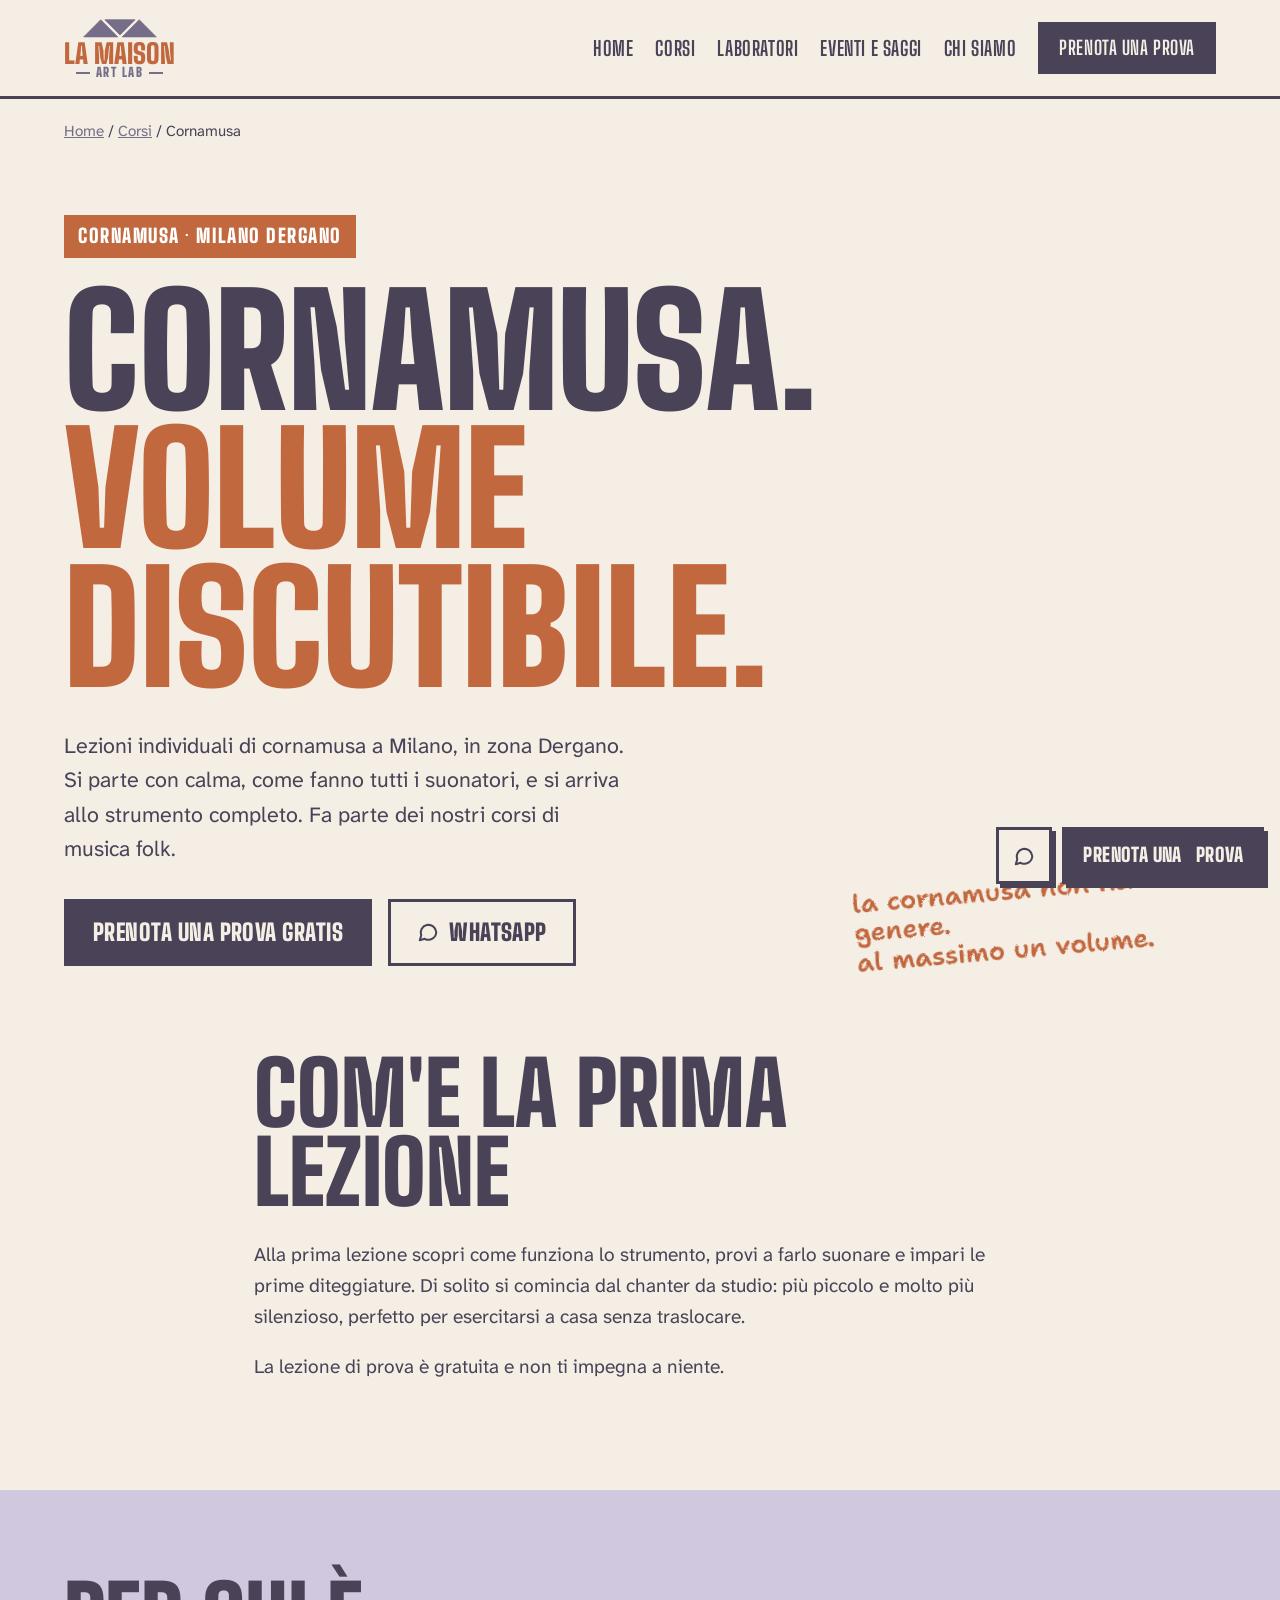
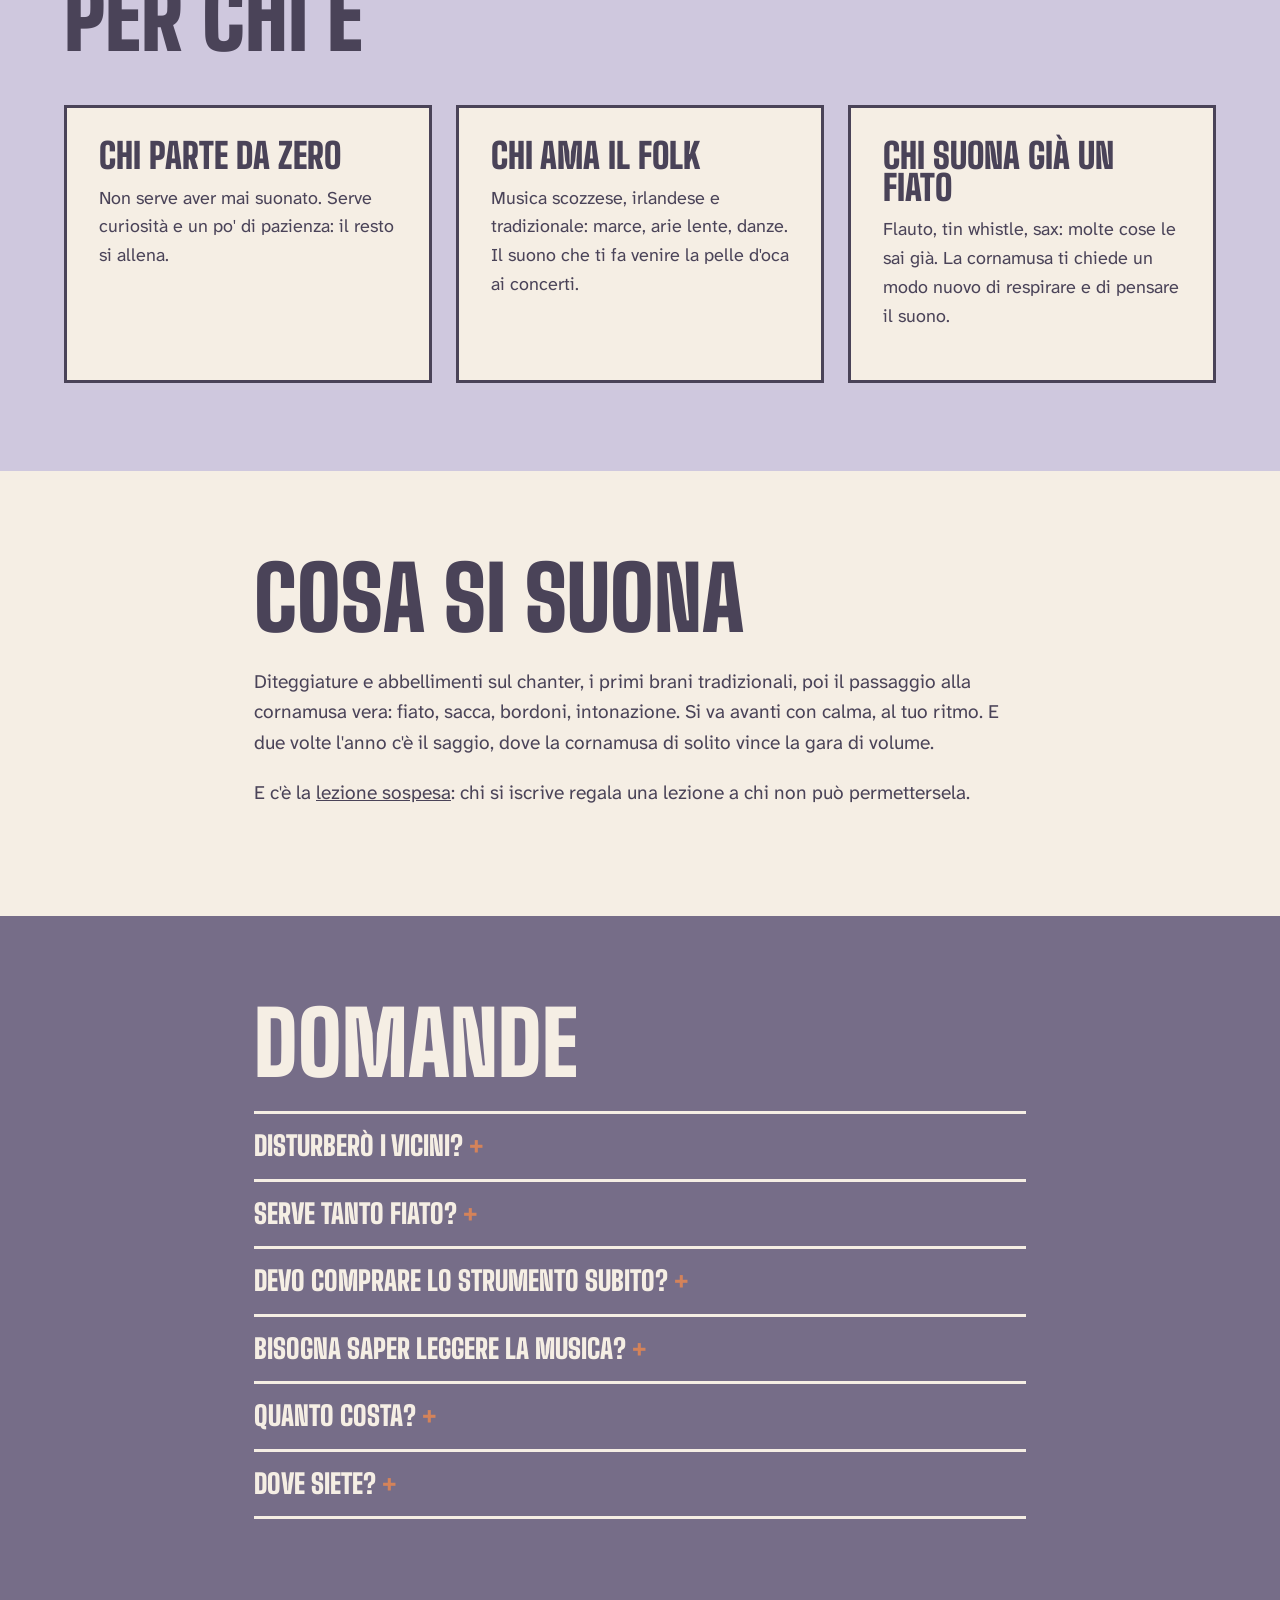
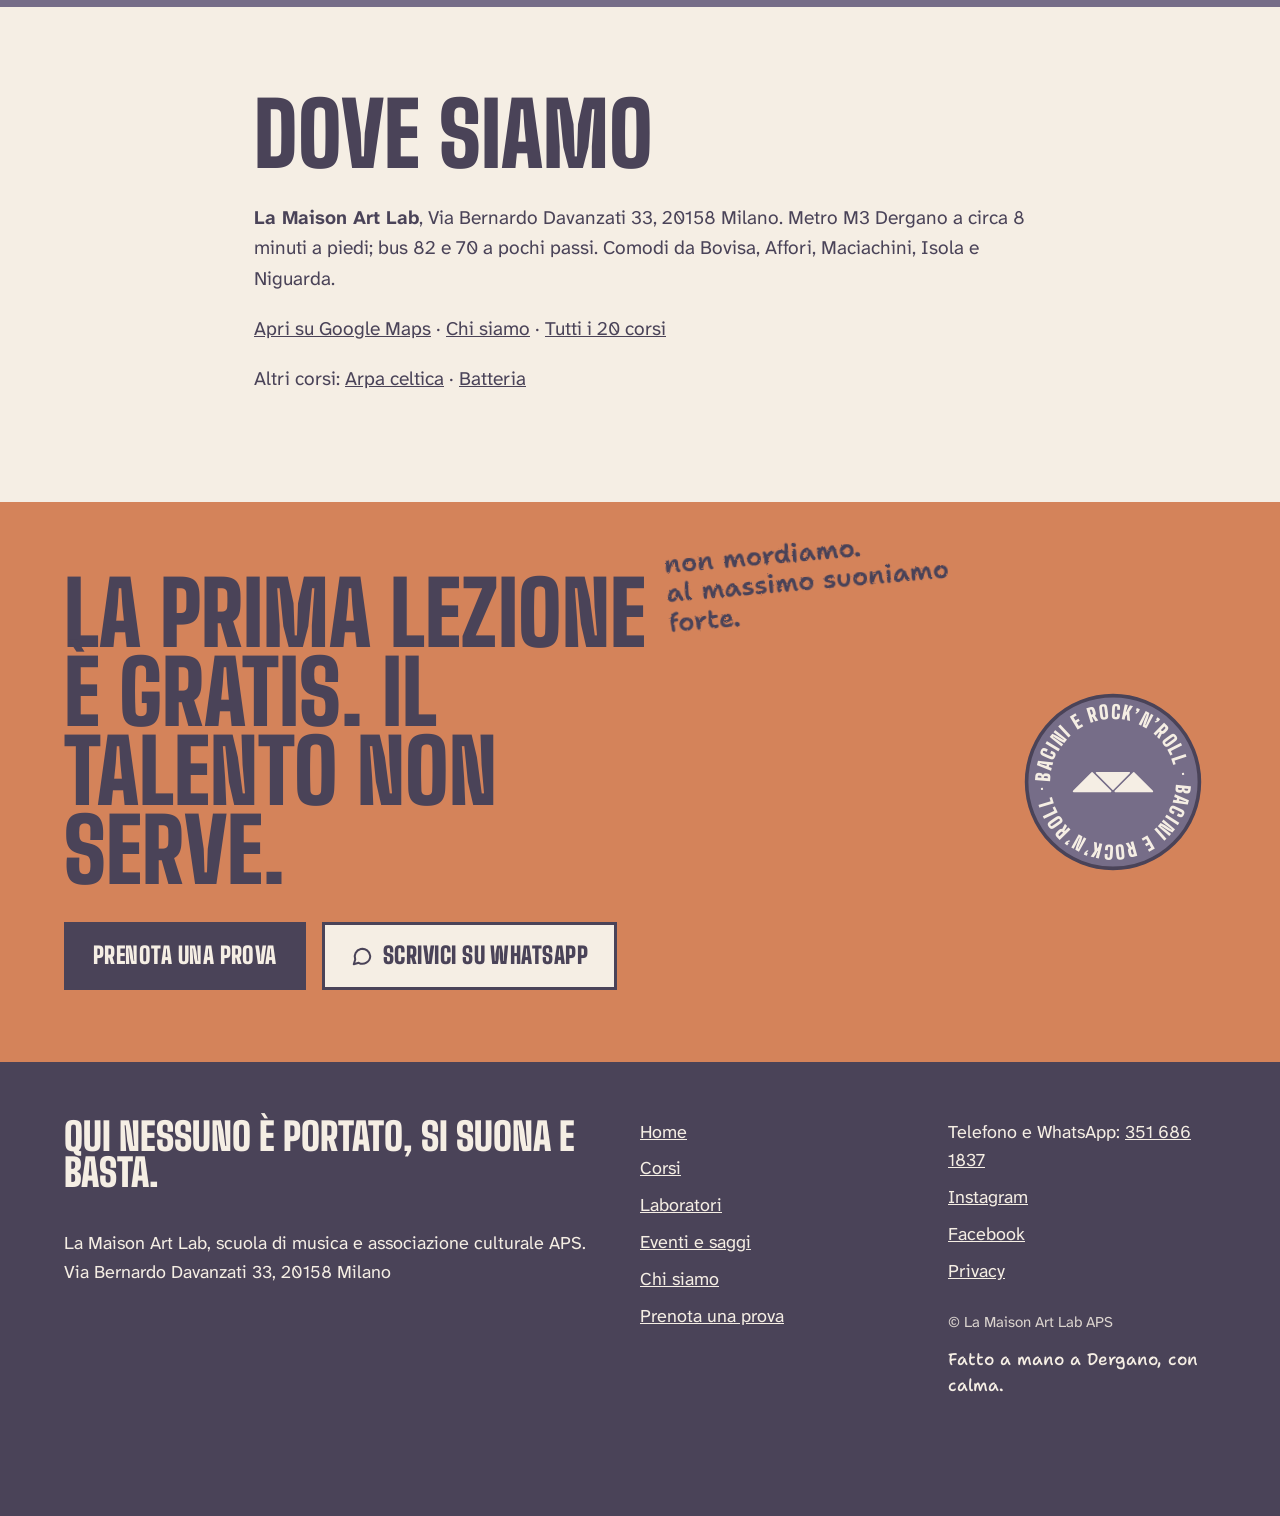
<file: lezioni-cornamusa-milano.html>
<!DOCTYPE html>
<html lang="it">
<head>
<meta charset="utf-8">
<meta name="viewport" content="width=device-width, initial-scale=1">
<title>Lezioni di cornamusa a Milano · La Maison Art Lab</title>
<meta name="description" content="Lezioni individuali di cornamusa a Milano Dergano (M3), per principianti e non. Si parte dal chanter, con calma. Corsi folk: la prima lezione è gratis.">
<link rel="canonical" href="https://lamaisonartlab.org/lezioni-cornamusa-milano">
<meta property="og:type" content="website">
<meta property="og:locale" content="it_IT">
<meta property="og:site_name" content="La Maison Art Lab">
<meta property="og:title" content="Lezioni di cornamusa a Milano · La Maison Art Lab">
<meta property="og:description" content="Lezioni individuali di cornamusa a Milano Dergano (M3), per principianti e non. Si parte dal chanter, con calma. Corsi folk: la prima lezione è gratis.">
<meta property="og:url" content="https://lamaisonartlab.org/lezioni-cornamusa-milano">
<meta property="og:image" content="https://lamaisonartlab.org/foto/og-lamaison.jpg">
<meta property="og:image:width" content="1200">
<meta property="og:image:height" content="630">
<meta name="twitter:card" content="summary_large_image">
<script type="application/ld+json">{"@context": "https://schema.org", "@type": "BreadcrumbList", "itemListElement": [{"@type": "ListItem", "position": 1, "name": "Home", "item": "https://lamaisonartlab.org/"}, {"@type": "ListItem", "position": 2, "name": "Corsi", "item": "https://lamaisonartlab.org/corsi"}, {"@type": "ListItem", "position": 3, "name": "Cornamusa", "item": "https://lamaisonartlab.org/lezioni-cornamusa-milano"}]}</script>
<script type="application/ld+json">{"@context": "https://schema.org", "@type": "FAQPage", "mainEntity": [{"@type": "Question", "name": "Disturberò i vicini?", "acceptedAnswer": {"@type": "Answer", "text": "All'inizio no: si studia sul chanter da studio, che è molto silenzioso. La cornamusa completa arriva dopo, e a lezione."}}, {"@type": "Question", "name": "Serve tanto fiato?", "acceptedAnswer": {"@type": "Answer", "text": "Meno di quanto pensi. Il fiato si allena, e l'insegnante ti mostra come gestirlo senza fatica."}}, {"@type": "Question", "name": "Devo comprare lo strumento subito?", "acceptedAnswer": {"@type": "Answer", "text": "No. Per cominciare basta il chanter da studio; ti aiutiamo a sceglierlo senza spendere troppo."}}, {"@type": "Question", "name": "Bisogna saper leggere la musica?", "acceptedAnswer": {"@type": "Answer", "text": "No. Si impara suonando; la lettura arriva quando serve."}}, {"@type": "Question", "name": "Quanto costa?", "acceptedAnswer": {"@type": "Answer", "text": "Scrivici su WhatsApp per prezzi e orari: ti risponde una persona vera. La prima lezione è gratis."}}, {"@type": "Question", "name": "Dove siete?", "acceptedAnswer": {"@type": "Answer", "text": "In Via Bernardo Davanzati 33, Milano, quartiere Dergano: circa 8 minuti a piedi dalla metro M3 Dergano, con i bus 82 e 70 a pochi passi."}}]}</script>
<script type="application/ld+json">{"@context": "https://schema.org", "@type": "Service", "name": "Lezioni di cornamusa a Milano", "serviceType": "Lezioni di cornamusa", "provider": {"@id": "https://lamaisonartlab.org/#scuola"}, "areaServed": "Milano", "url": "https://lamaisonartlab.org/lezioni-cornamusa-milano"}</script>
<link rel="stylesheet" href="style.css">
</head>
<body>
<svg width="0" height="0" style="position:absolute" aria-hidden="true" focusable="false"><filter id="gesso"><feTurbulence type="fractalNoise" baseFrequency="0.85" numOctaves="2" result="n"/><feDisplacementMap in="SourceGraphic" in2="n" scale="2.4"/></filter></svg>
<a class="salta" href="#contenuto">Vai al contenuto</a>
<header class="testata"><div class="wrap">
<a class="marchio" href="/" aria-label="La Maison Art Lab, home"><svg viewBox="130 300 832 225" aria-hidden="true" focusable="false"><g fill="#766D88" stroke="#766D88" stroke-width="8" stroke-linejoin="round"><path d="M148 507 L335 319 L522 507 Z"/><path d="M380 319 L711 319 L546 485 Z"/><path d="M569 507 L756 319 L944 507 Z"/></g></svg><span class="marchio-testo"><b>La Maison</b><span>ART LAB</span></span></a>
<button class="apri-menu" type="button" aria-expanded="false" aria-controls="menu">Menu</button>
<nav class="menu" id="menu" aria-label="Principale"><a href="/">Home</a><a href="/corsi">Corsi</a><a href="/laboratori">Laboratori</a><a href="/eventi">Eventi e saggi</a><a href="/chi-siamo">Chi siamo</a><a class="btn btn-prova" href="/prova">Prenota una prova</a></nav>
</div></header>
<main id="contenuto">
<nav class="briciole wrap" aria-label="Percorso"><a href="/">Home</a> / <a href="/corsi">Corsi</a> / <span>Cornamusa</span></nav>
<section class="hero"><p class="gesso solo-desk" style="right:8%;bottom:90px;color:var(--terra-scura);transform:rotate(-5deg)" aria-hidden="true">la cornamusa non ha un genere.<br>al massimo un volume.</p><div class="wrap"><div>
<span class="etichetta">Cornamusa · Milano Dergano</span>
<h1>Cornamusa.<span class="riga2">Volume discutibile.</span></h1>
<p class="lead">Lezioni individuali di cornamusa a Milano, in zona Dergano. Si parte con calma, come fanno tutti i suonatori, e si arriva allo strumento completo. Fa parte dei nostri corsi di musica folk.</p>
<div class="bottoni"><a class="btn btn-prova" href="/prova">Prenota una prova gratis</a><a class="btn btn-wa" href="https://wa.me/393516861837?text=Ciao%21%20Vorrei%20prenotare%20una%20lezione%20di%20prova%20di%20cornamusa."><svg viewBox="0 0 24 24" fill="none" stroke="currentColor" stroke-width="2.2" stroke-linecap="round" stroke-linejoin="round" aria-hidden="true" focusable="false"><path d="M21 12a8.5 8.5 0 0 1-12.6 7.4L3 21l1.6-5.2A8.5 8.5 0 1 1 21 12z"/></svg>WhatsApp</a></div>
</div></div></section>
<section class="sezione" style="padding-top:0"><div class="wrap testo-lungo">
<h2>Com'è la prima lezione</h2>
<p>Alla prima lezione scopri come funziona lo strumento, provi a farlo suonare e impari le prime diteggiature. Di solito si comincia dal chanter da studio: più piccolo e molto più silenzioso, perfetto per esercitarsi a casa senza traslocare.</p><p>La lezione di prova è gratuita e non ti impegna a niente.</p>
</div></section>
<section class="sezione sezione-lilla"><div class="wrap">
<h2>Per chi è</h2>
<div class="schede"><div class="scheda"><h3>Chi parte da zero</h3><p>Non serve aver mai suonato. Serve curiosità e un po&#x27; di pazienza: il resto si allena.</p></div><div class="scheda"><h3>Chi ama il folk</h3><p>Musica scozzese, irlandese e tradizionale: marce, arie lente, danze. Il suono che ti fa venire la pelle d&#x27;oca ai concerti.</p></div><div class="scheda"><h3>Chi suona già un fiato</h3><p>Flauto, tin whistle, sax: molte cose le sai già. La cornamusa ti chiede un modo nuovo di respirare e di pensare il suono.</p></div></div>
</div></section>
<section class="sezione"><div class="wrap testo-lungo">
<h2>Cosa si suona</h2>
<p>Diteggiature e abbellimenti sul chanter, i primi brani tradizionali, poi il passaggio alla cornamusa vera: fiato, sacca, bordoni, intonazione. Si va avanti con calma, al tuo ritmo. E due volte l&#x27;anno c&#x27;è il saggio, dove la cornamusa di solito vince la gara di volume.</p>
<p>E c'è la <a href="/chi-siamo">lezione sospesa</a>: chi si iscrive regala una lezione a chi non può permettersela.</p>
</div></section>
<section class="sezione sezione-viola"><div class="wrap testo-lungo">
<h2>Domande</h2>
<details class="faq"><summary>Disturberò i vicini?</summary><p>All&#x27;inizio no: si studia sul chanter da studio, che è molto silenzioso. La cornamusa completa arriva dopo, e a lezione.</p></details><details class="faq"><summary>Serve tanto fiato?</summary><p>Meno di quanto pensi. Il fiato si allena, e l&#x27;insegnante ti mostra come gestirlo senza fatica.</p></details><details class="faq"><summary>Devo comprare lo strumento subito?</summary><p>No. Per cominciare basta il chanter da studio; ti aiutiamo a sceglierlo senza spendere troppo.</p></details><details class="faq"><summary>Bisogna saper leggere la musica?</summary><p>No. Si impara suonando; la lettura arriva quando serve.</p></details><details class="faq"><summary>Quanto costa?</summary><p>Scrivici su WhatsApp per prezzi e orari: ti risponde una persona vera. La prima lezione è gratis.</p></details><details class="faq"><summary>Dove siete?</summary><p>In Via Bernardo Davanzati 33, Milano, quartiere Dergano: circa 8 minuti a piedi dalla metro M3 Dergano, con i bus 82 e 70 a pochi passi.</p></details>
</div></section>
<section class="sezione"><div class="wrap testo-lungo">
<h2>Dove siamo</h2>
<p><strong>La Maison Art Lab</strong>, Via Bernardo Davanzati 33, 20158 Milano. Metro M3 Dergano a circa 8 minuti a piedi; bus 82 e 70 a pochi passi. Comodi da Bovisa, Affori, Maciachini, Isola e Niguarda.</p>
<p><a href="https://www.google.com/maps/search/?api=1&amp;query=La+Maison+Art+Lab+Via+Bernardo+Davanzati+33+Milano">Apri su Google Maps</a> · <a href="/chi-siamo">Chi siamo</a> · <a href="/corsi">Tutti i 20 corsi</a></p>
<p>Altri corsi: <a href="/corso-arpa-celtica-milano">Arpa celtica</a> · <a href="/lezioni-batteria-milano">Batteria</a></p>
</div></section>
</main>
<section class="banda"><p class="gesso solo-desk" style="left:52%;top:34px;color:var(--notte);transform:rotate(-5deg)" aria-hidden="true">non mordiamo.<br>al massimo suoniamo forte.</p><svg class="timbro" viewBox="0 0 200 200" aria-hidden="true" focusable="false"><defs><path id="cerchio-piede" d="M100,100 m-70,0 a70,70 0 1,1 140,0 a70,70 0 1,1 -140,0"/></defs><circle cx="100" cy="100" r="96" fill="#766D88" stroke="#4A4358" stroke-width="4"/><text font-family="Big Shoulders Display, Arial Narrow, sans-serif" font-weight="900" font-size="21" fill="#F5EEE4" letter-spacing="1"><textPath href="#cerchio-piede" textLength="436" lengthAdjust="spacing">BACINI E ROCK&#8217;N&#8217;ROLL · BACINI E ROCK&#8217;N&#8217;ROLL ·</textPath></text><g transform="translate(54.2,87.6) scale(0.11) translate(-130,-300)"><g fill="#F5EEE4" stroke="#F5EEE4" stroke-width="16" stroke-linejoin="round"><path d="M148 507 L335 319 L522 507 Z"/><path d="M380 319 L711 319 L546 485 Z"/><path d="M569 507 L756 319 L944 507 Z"/></g></g></svg><div class="wrap">
<h2>La prima lezione è gratis. Il talento non serve.</h2>
<div class="bottoni"><a class="btn btn-prova" href="/prova">Prenota una prova</a><a class="btn btn-wa" href="https://wa.me/393516861837?text=Ciao%21%20Vorrei%20prenotare%20una%20lezione%20di%20prova%20alla%20Maison."><svg viewBox="0 0 24 24" fill="none" stroke="currentColor" stroke-width="2.2" stroke-linecap="round" stroke-linejoin="round" aria-hidden="true" focusable="false"><path d="M21 12a8.5 8.5 0 0 1-12.6 7.4L3 21l1.6-5.2A8.5 8.5 0 1 1 21 12z"/></svg> Scrivici su WhatsApp</a></div>
</div></section>
<footer class="piede"><div class="wrap">
<div><p class="claim">Qui nessuno è portato, si suona e basta.</p><p>La Maison Art Lab, scuola di musica e associazione culturale APS.<br>Via Bernardo Davanzati 33, 20158 Milano</p></div>
<div><ul><li><a href="/">Home</a></li><li><a href="/corsi">Corsi</a></li><li><a href="/laboratori">Laboratori</a></li><li><a href="/eventi">Eventi e saggi</a></li><li><a href="/chi-siamo">Chi siamo</a></li><li><a href="/prova">Prenota una prova</a></li></ul></div>
<div><ul><li>Telefono e WhatsApp: <a href="tel:+393516861837">351 686 1837</a></li><li><a href="https://www.instagram.com/lamaisonartlab/">Instagram</a></li><li><a href="https://www.facebook.com/lamaisonartlab/">Facebook</a></li><li><a href="/privacy">Privacy</a></li></ul><small>© La Maison Art Lab APS</small><p class="firma">Fatto a mano a Dergano, con calma.</p></div>
</div></footer>
<div class="fisso"><a class="btn btn-wa" href="https://wa.me/393516861837?text=Ciao%21%20Vorrei%20prenotare%20una%20lezione%20di%20prova%20alla%20Maison." aria-label="Scrivici su WhatsApp"><svg viewBox="0 0 24 24" fill="none" stroke="currentColor" stroke-width="2.2" stroke-linecap="round" stroke-linejoin="round" aria-hidden="true" focusable="false"><path d="M21 12a8.5 8.5 0 0 1-12.6 7.4L3 21l1.6-5.2A8.5 8.5 0 1 1 21 12z"/></svg></a><a class="btn btn-prova" href="/prova"><span class="testo-lungo">Prenota una&nbsp;</span>prova</a></div>
<script src="main.js"></script>
<script>function loadScript(a){var b=document.getElementsByTagName("head")[0],c=document.createElement("script");c.type="text/javascript",c.src="https://tracker.metricool.com/resources/be.js",c.onreadystatechange=a,c.onload=a,b.appendChild(c)}loadScript(function(){beTracker.t({hash:"4a9b543a5ae38511cccfe900e14ec76c"})});</script>
</body>
</html>
</file>
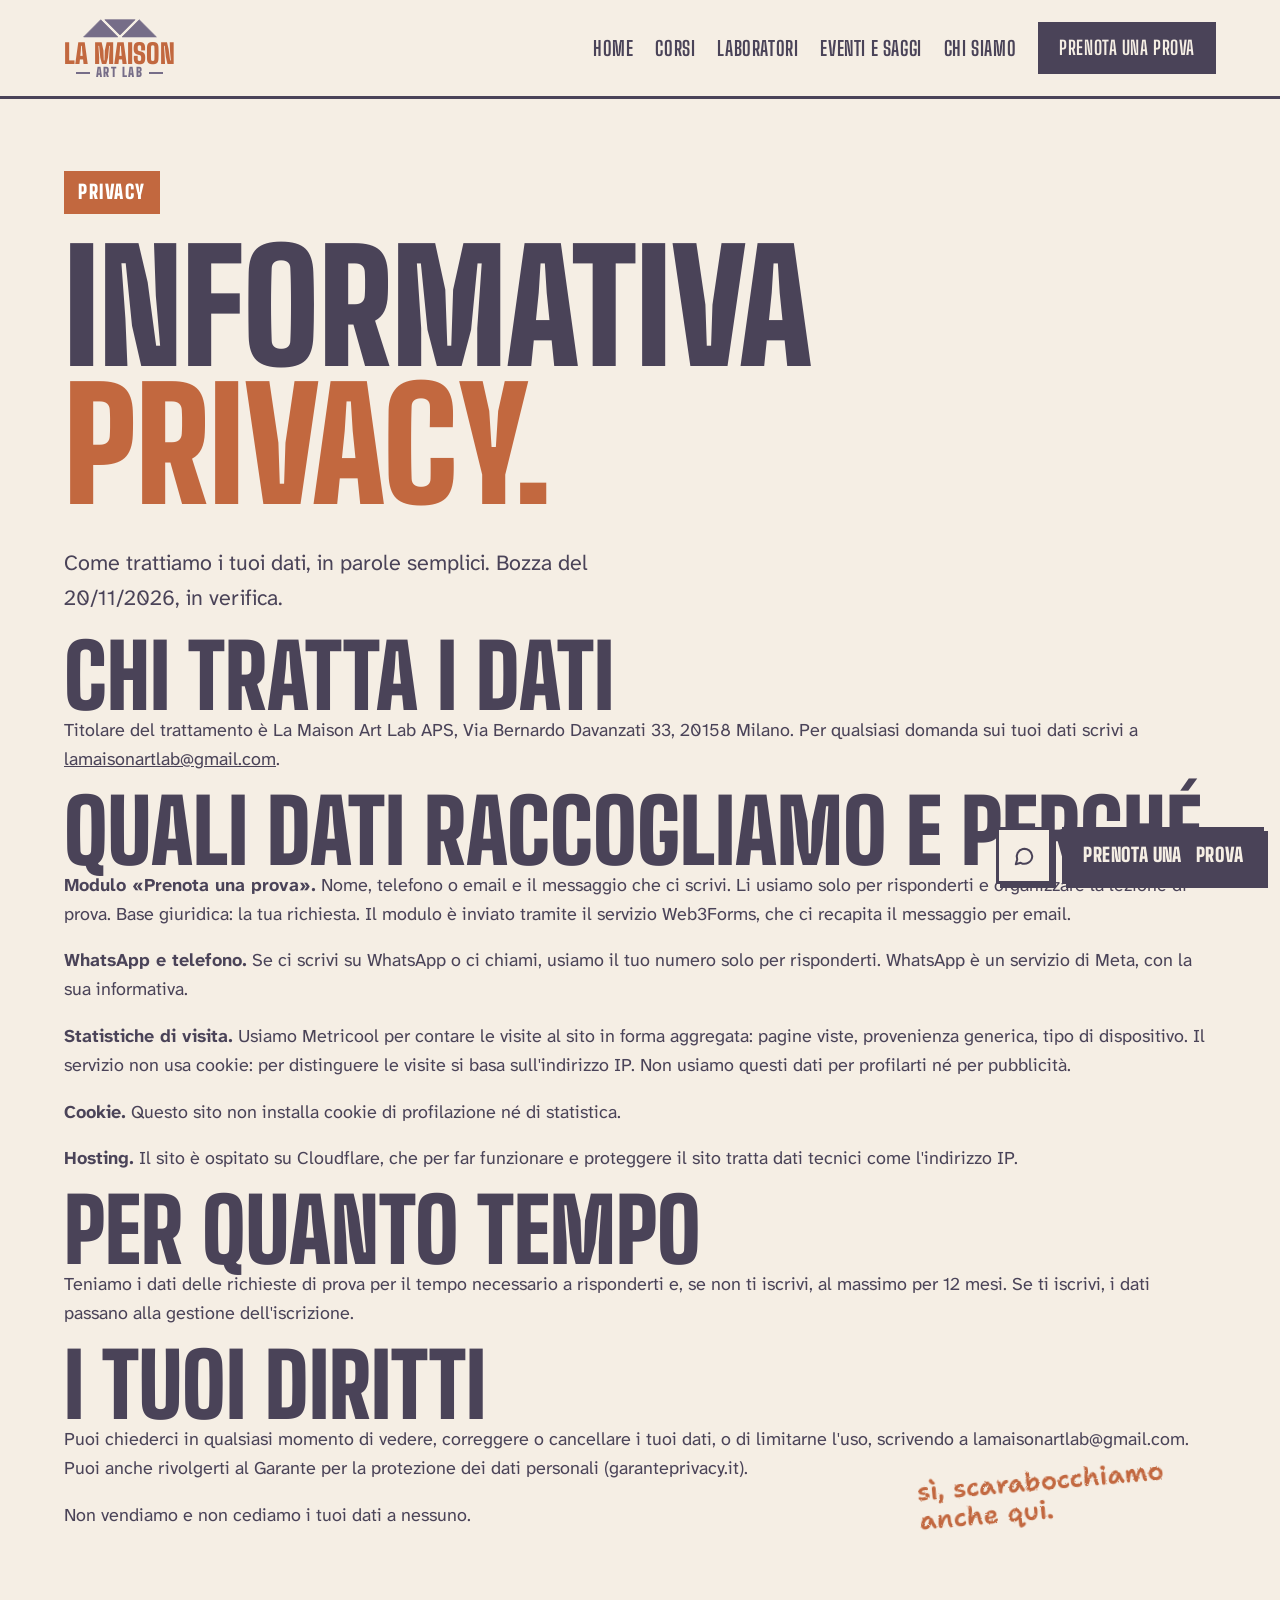
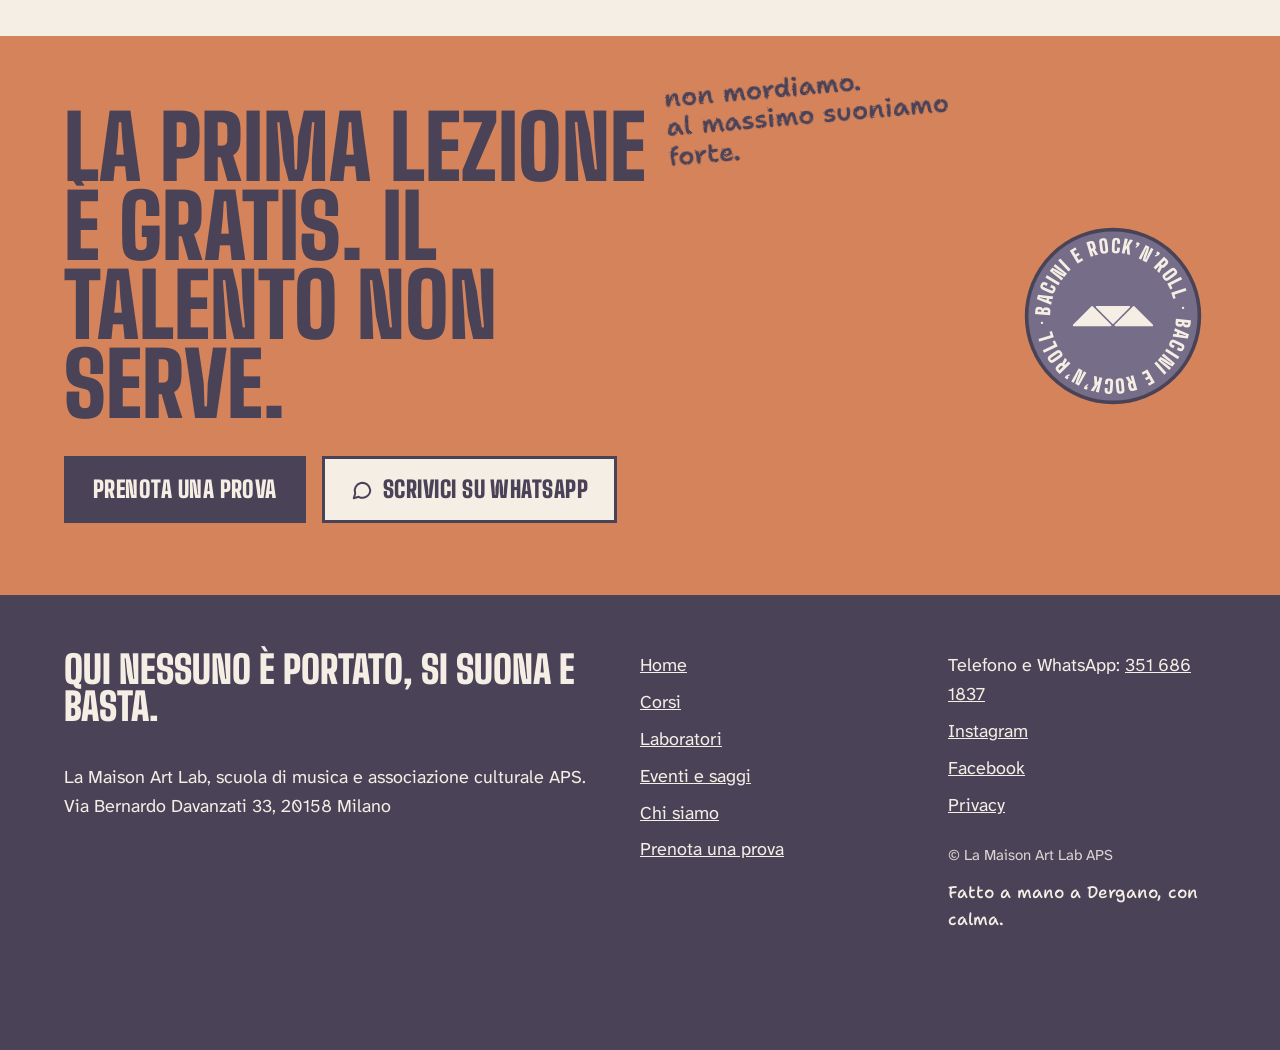
<file: privacy.html>
<!DOCTYPE html>
<html lang="it">
<head>
<meta charset="utf-8">
<meta name="viewport" content="width=device-width, initial-scale=1">
<title>Privacy · La Maison Art Lab</title>
<meta name="description" content="Informativa sulla privacy del sito della scuola di musica La Maison Art Lab APS, Milano.">
<link rel="canonical" href="https://lamaisonartlab.org/privacy">
<meta property="og:type" content="website">
<meta property="og:locale" content="it_IT">
<meta property="og:site_name" content="La Maison Art Lab">
<meta property="og:title" content="Privacy · La Maison Art Lab">
<meta property="og:description" content="Informativa sulla privacy del sito della scuola di musica La Maison Art Lab APS, Milano.">
<meta property="og:url" content="https://lamaisonartlab.org/privacy">
<meta property="og:image" content="https://lamaisonartlab.org/foto/og-lamaison.jpg">
<meta property="og:image:width" content="1200">
<meta property="og:image:height" content="630">
<meta name="twitter:card" content="summary_large_image">
<link rel="stylesheet" href="style.css">
</head>
<body>
<svg width="0" height="0" style="position:absolute" aria-hidden="true" focusable="false"><filter id="gesso"><feTurbulence type="fractalNoise" baseFrequency="0.85" numOctaves="2" result="n"/><feDisplacementMap in="SourceGraphic" in2="n" scale="2.4"/></filter></svg>
<a class="salta" href="#contenuto">Vai al contenuto</a>
<header class="testata"><div class="wrap">
<a class="marchio" href="/" aria-label="La Maison Art Lab, home"><svg viewBox="130 300 832 225" aria-hidden="true" focusable="false"><g fill="#766D88" stroke="#766D88" stroke-width="8" stroke-linejoin="round"><path d="M148 507 L335 319 L522 507 Z"/><path d="M380 319 L711 319 L546 485 Z"/><path d="M569 507 L756 319 L944 507 Z"/></g></svg><span class="marchio-testo"><b>La Maison</b><span>ART LAB</span></span></a>
<button class="apri-menu" type="button" aria-expanded="false" aria-controls="menu">Menu</button>
<nav class="menu" id="menu" aria-label="Principale"><a href="/">Home</a><a href="/corsi">Corsi</a><a href="/laboratori">Laboratori</a><a href="/eventi">Eventi e saggi</a><a href="/chi-siamo">Chi siamo</a><a class="btn btn-prova" href="/prova">Prenota una prova</a></nav>
</div></header>
<main id="contenuto">
<section class="hero"><p class="gesso solo-desk" style="right:9%;bottom:110px;color:var(--terra-scura);transform:rotate(-5deg)" aria-hidden="true">sì, scarabocchiamo<br>anche qui.</p><div class="wrap">
<span class="etichetta">Privacy</span>
<h1>Informativa<span class="riga2">privacy.</span></h1>
<p class="lead">Come trattiamo i tuoi dati, in parole semplici. Bozza del 20/11/2026, in verifica.</p>
<h2>Chi tratta i dati</h2>
<p>Titolare del trattamento è La Maison Art Lab APS, Via Bernardo Davanzati 33, 20158 Milano. Per qualsiasi domanda sui tuoi dati scrivi a <a href="mailto:lamaisonartlab@gmail.com">lamaisonartlab@gmail.com</a>.</p>
<h2>Quali dati raccogliamo e perché</h2>
<p><strong>Modulo «Prenota una prova».</strong> Nome, telefono o email e il messaggio che ci scrivi. Li usiamo solo per risponderti e organizzare la lezione di prova. Base giuridica: la tua richiesta. Il modulo è inviato tramite il servizio Web3Forms, che ci recapita il messaggio per email.</p>
<p><strong>WhatsApp e telefono.</strong> Se ci scrivi su WhatsApp o ci chiami, usiamo il tuo numero solo per risponderti. WhatsApp è un servizio di Meta, con la sua informativa.</p>
<p><strong>Statistiche di visita.</strong> Usiamo Metricool per contare le visite al sito in forma aggregata: pagine viste, provenienza generica, tipo di dispositivo. Il servizio non usa cookie: per distinguere le visite si basa sull'indirizzo IP. Non usiamo questi dati per profilarti né per pubblicità.</p>
<p><strong>Cookie.</strong> Questo sito non installa cookie di profilazione né di statistica.</p>
<p><strong>Hosting.</strong> Il sito è ospitato su Cloudflare, che per far funzionare e proteggere il sito tratta dati tecnici come l'indirizzo IP.</p>
<h2>Per quanto tempo</h2>
<p>Teniamo i dati delle richieste di prova per il tempo necessario a risponderti e, se non ti iscrivi, al massimo per 12 mesi. Se ti iscrivi, i dati passano alla gestione dell'iscrizione.</p>
<h2>I tuoi diritti</h2>
<p>Puoi chiederci in qualsiasi momento di vedere, correggere o cancellare i tuoi dati, o di limitarne l'uso, scrivendo a lamaisonartlab@gmail.com. Puoi anche rivolgerti al Garante per la protezione dei dati personali (garanteprivacy.it).</p>
<p>Non vendiamo e non cediamo i tuoi dati a nessuno.</p>
</div></section>
</main>
<section class="banda"><p class="gesso solo-desk" style="left:52%;top:34px;color:var(--notte);transform:rotate(-5deg)" aria-hidden="true">non mordiamo.<br>al massimo suoniamo forte.</p><svg class="timbro" viewBox="0 0 200 200" aria-hidden="true" focusable="false"><defs><path id="cerchio-piede" d="M100,100 m-70,0 a70,70 0 1,1 140,0 a70,70 0 1,1 -140,0"/></defs><circle cx="100" cy="100" r="96" fill="#766D88" stroke="#4A4358" stroke-width="4"/><text font-family="Big Shoulders Display, Arial Narrow, sans-serif" font-weight="900" font-size="21" fill="#F5EEE4" letter-spacing="1"><textPath href="#cerchio-piede" textLength="436" lengthAdjust="spacing">BACINI E ROCK&#8217;N&#8217;ROLL · BACINI E ROCK&#8217;N&#8217;ROLL ·</textPath></text><g transform="translate(54.2,87.6) scale(0.11) translate(-130,-300)"><g fill="#F5EEE4" stroke="#F5EEE4" stroke-width="16" stroke-linejoin="round"><path d="M148 507 L335 319 L522 507 Z"/><path d="M380 319 L711 319 L546 485 Z"/><path d="M569 507 L756 319 L944 507 Z"/></g></g></svg><div class="wrap">
<h2>La prima lezione è gratis. Il talento non serve.</h2>
<div class="bottoni"><a class="btn btn-prova" href="/prova">Prenota una prova</a><a class="btn btn-wa" href="https://wa.me/393516861837?text=Ciao%21%20Vorrei%20prenotare%20una%20lezione%20di%20prova%20alla%20Maison."><svg viewBox="0 0 24 24" fill="none" stroke="currentColor" stroke-width="2.2" stroke-linecap="round" stroke-linejoin="round" aria-hidden="true" focusable="false"><path d="M21 12a8.5 8.5 0 0 1-12.6 7.4L3 21l1.6-5.2A8.5 8.5 0 1 1 21 12z"/></svg> Scrivici su WhatsApp</a></div>
</div></section>
<footer class="piede"><div class="wrap">
<div><p class="claim">Qui nessuno è portato, si suona e basta.</p><p>La Maison Art Lab, scuola di musica e associazione culturale APS.<br>Via Bernardo Davanzati 33, 20158 Milano</p></div>
<div><ul><li><a href="/">Home</a></li><li><a href="/corsi">Corsi</a></li><li><a href="/laboratori">Laboratori</a></li><li><a href="/eventi">Eventi e saggi</a></li><li><a href="/chi-siamo">Chi siamo</a></li><li><a href="/prova">Prenota una prova</a></li></ul></div>
<div><ul><li>Telefono e WhatsApp: <a href="tel:+393516861837">351 686 1837</a></li><li><a href="https://www.instagram.com/lamaisonartlab/">Instagram</a></li><li><a href="https://www.facebook.com/lamaisonartlab/">Facebook</a></li><li><a href="/privacy">Privacy</a></li></ul><small>© La Maison Art Lab APS</small><p class="firma">Fatto a mano a Dergano, con calma.</p></div>
</div></footer>
<div class="fisso"><a class="btn btn-wa" href="https://wa.me/393516861837?text=Ciao%21%20Vorrei%20prenotare%20una%20lezione%20di%20prova%20alla%20Maison." aria-label="Scrivici su WhatsApp"><svg viewBox="0 0 24 24" fill="none" stroke="currentColor" stroke-width="2.2" stroke-linecap="round" stroke-linejoin="round" aria-hidden="true" focusable="false"><path d="M21 12a8.5 8.5 0 0 1-12.6 7.4L3 21l1.6-5.2A8.5 8.5 0 1 1 21 12z"/></svg></a><a class="btn btn-prova" href="/prova"><span class="testo-lungo">Prenota una&nbsp;</span>prova</a></div>
<script src="main.js"></script>
<script>function loadScript(a){var b=document.getElementsByTagName("head")[0],c=document.createElement("script");c.type="text/javascript",c.src="https://tracker.metricool.com/resources/be.js",c.onreadystatechange=a,c.onload=a,b.appendChild(c)}loadScript(function(){beTracker.t({hash:"4a9b543a5ae38511cccfe900e14ec76c"})});</script>
</body>
</html>
</file>
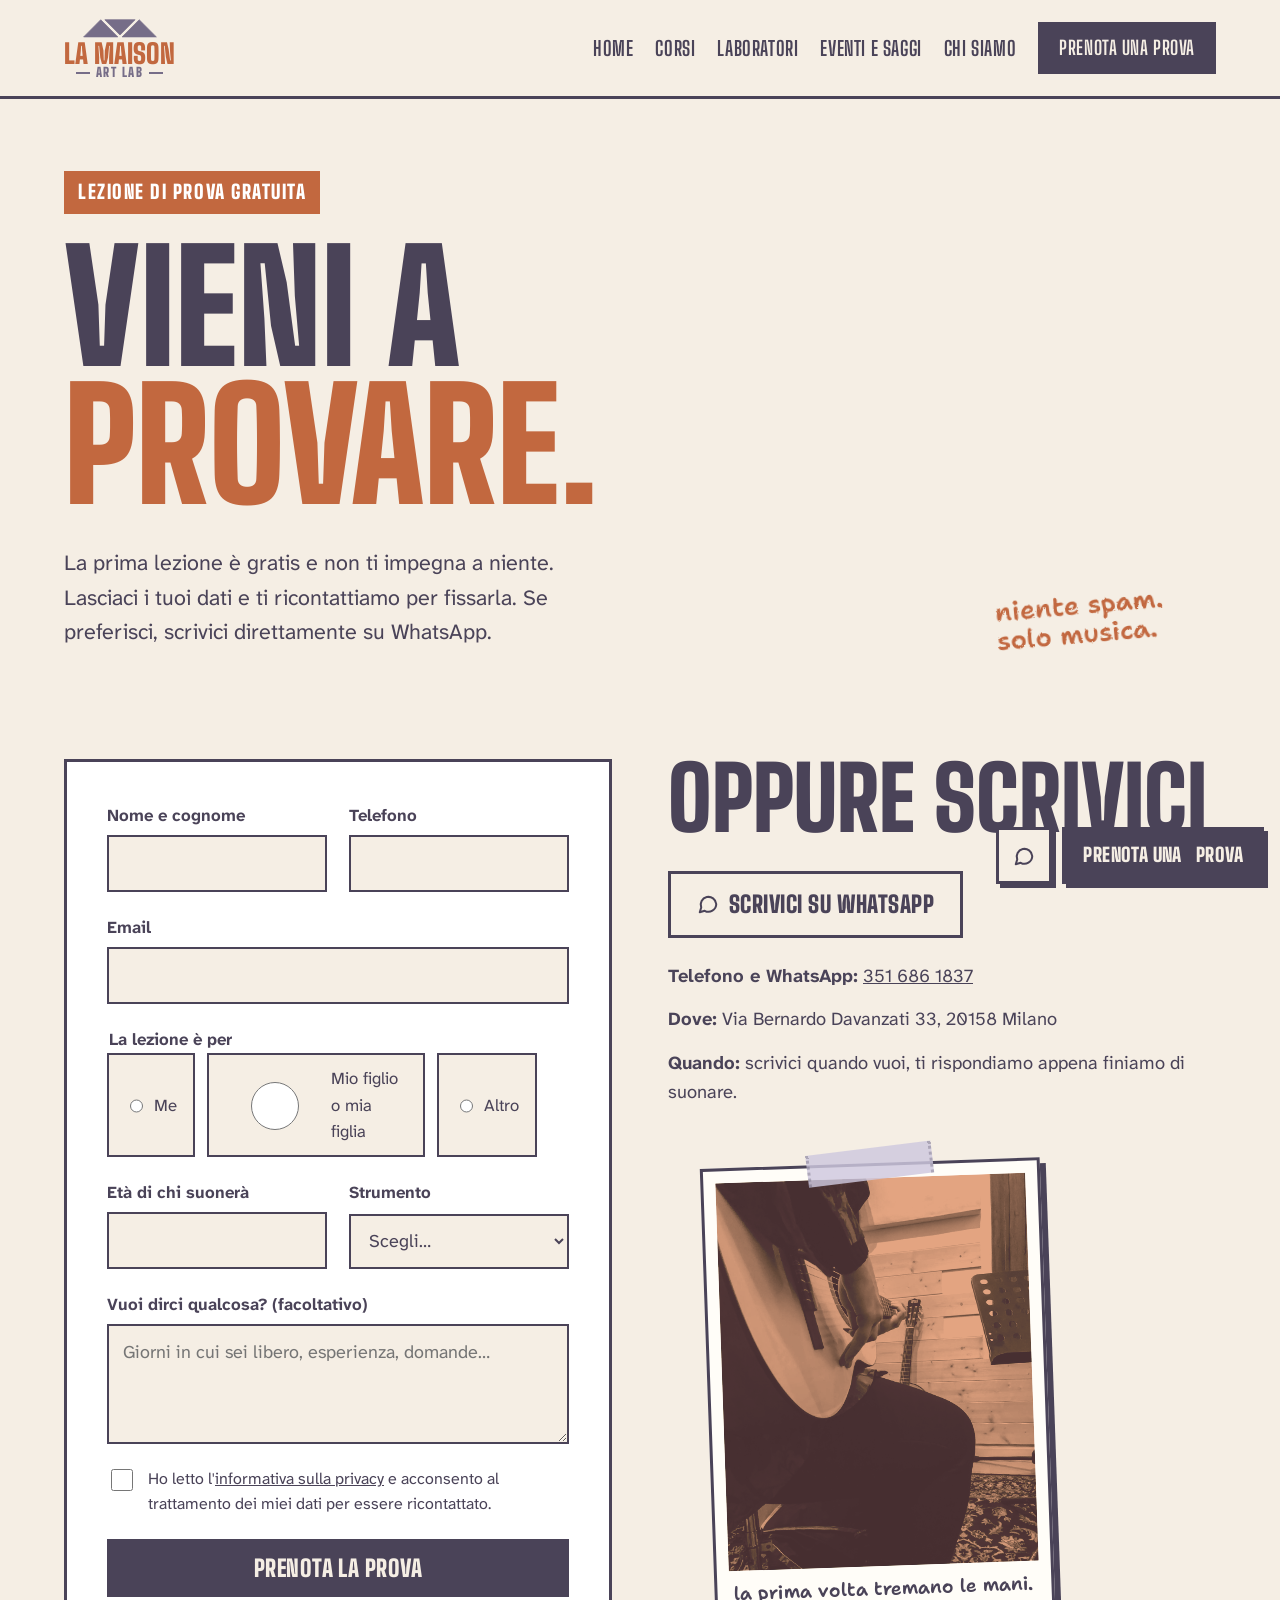
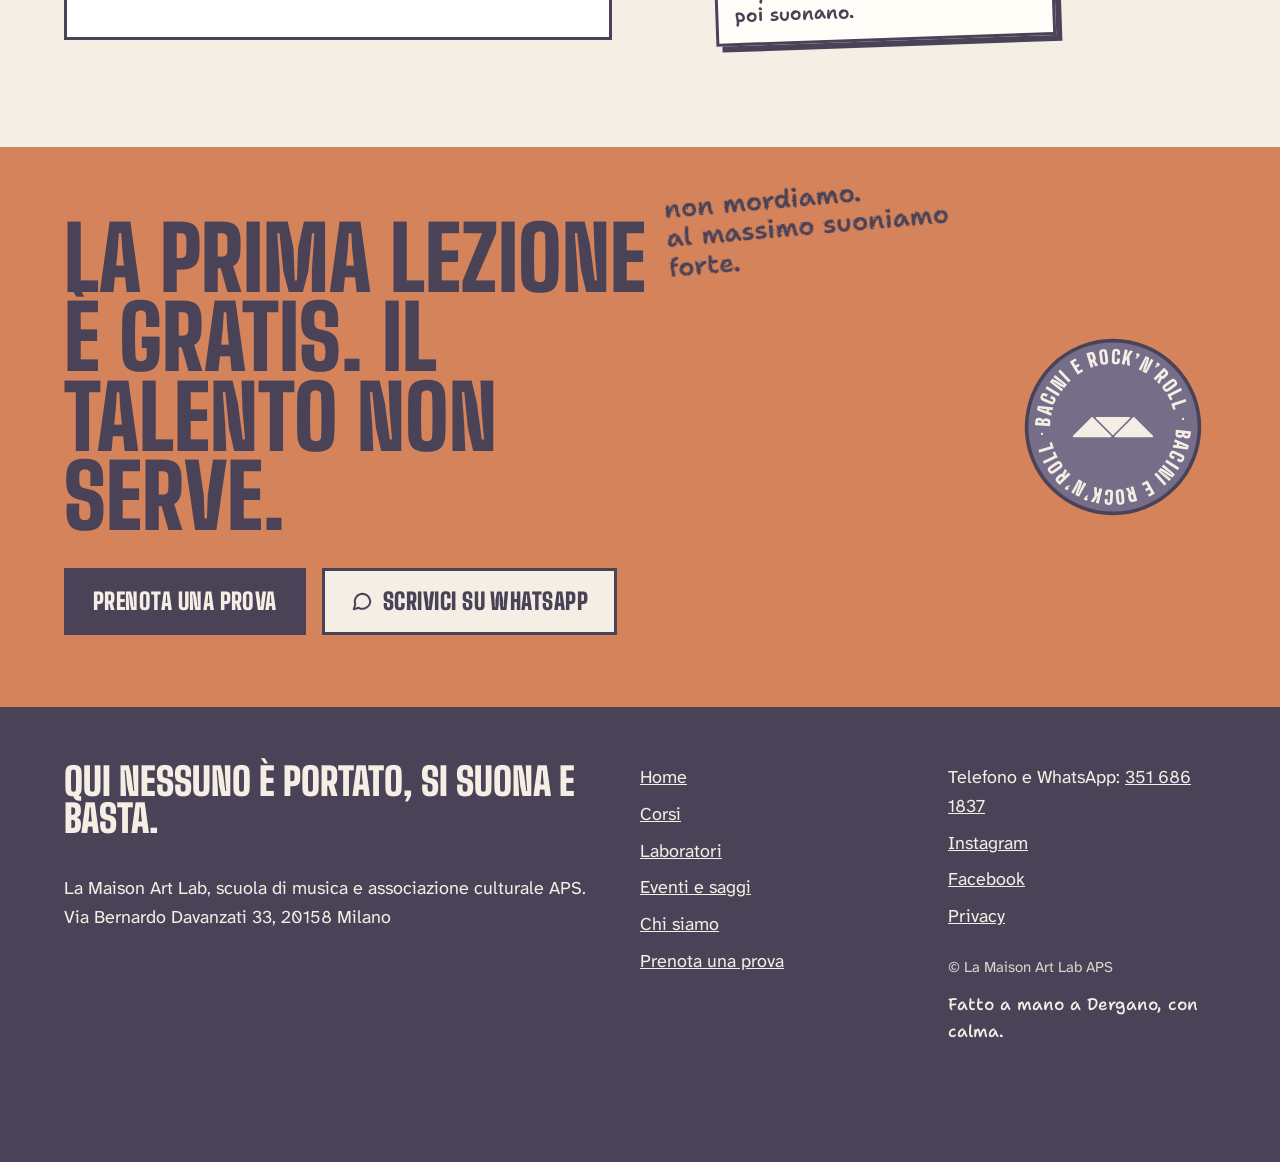
<file: prova.html>
<!DOCTYPE html>
<html lang="it">
<head>
<meta charset="utf-8">
<meta name="viewport" content="width=device-width, initial-scale=1">
<title>Lezione di prova gratuita · Scuola di musica Milano Dergano</title>
<meta name="description" content="Prenota la lezione di prova gratuita alla Maison Art Lab, Via Davanzati 33, Milano Dergano (M3). Batteria, chitarra, canto, piano e altri 15 strumenti.">
<link rel="canonical" href="https://lamaisonartlab.org/prova">
<meta property="og:type" content="website">
<meta property="og:locale" content="it_IT">
<meta property="og:site_name" content="La Maison Art Lab">
<meta property="og:title" content="Lezione di prova gratuita · Scuola di musica Milano Dergano">
<meta property="og:description" content="Prenota la lezione di prova gratuita alla Maison Art Lab, Via Davanzati 33, Milano Dergano (M3). Batteria, chitarra, canto, piano e altri 15 strumenti.">
<meta property="og:url" content="https://lamaisonartlab.org/prova">
<meta property="og:image" content="https://lamaisonartlab.org/foto/og-lamaison.jpg">
<meta property="og:image:width" content="1200">
<meta property="og:image:height" content="630">
<meta name="twitter:card" content="summary_large_image">
<link rel="stylesheet" href="style.css">
</head>
<body>
<svg width="0" height="0" style="position:absolute" aria-hidden="true" focusable="false"><filter id="gesso"><feTurbulence type="fractalNoise" baseFrequency="0.85" numOctaves="2" result="n"/><feDisplacementMap in="SourceGraphic" in2="n" scale="2.4"/></filter></svg>
<a class="salta" href="#contenuto">Vai al contenuto</a>
<header class="testata"><div class="wrap">
<a class="marchio" href="/" aria-label="La Maison Art Lab, home"><svg viewBox="130 300 832 225" aria-hidden="true" focusable="false"><g fill="#766D88" stroke="#766D88" stroke-width="8" stroke-linejoin="round"><path d="M148 507 L335 319 L522 507 Z"/><path d="M380 319 L711 319 L546 485 Z"/><path d="M569 507 L756 319 L944 507 Z"/></g></svg><span class="marchio-testo"><b>La Maison</b><span>ART LAB</span></span></a>
<button class="apri-menu" type="button" aria-expanded="false" aria-controls="menu">Menu</button>
<nav class="menu" id="menu" aria-label="Principale"><a href="/">Home</a><a href="/corsi">Corsi</a><a href="/laboratori">Laboratori</a><a href="/eventi">Eventi e saggi</a><a href="/chi-siamo">Chi siamo</a><a class="btn btn-prova" href="/prova">Prenota una prova</a></nav>
</div></header>
<main id="contenuto">
<section class="hero"><p class="gesso solo-desk" style="right:9%;bottom:110px;color:var(--terra-scura);transform:rotate(-5deg)" aria-hidden="true">niente spam.<br>solo musica.</p><div class="wrap">
<span class="etichetta">Lezione di prova gratuita</span>
<h1>Vieni a<span class="riga2">provare.</span></h1>
<p class="lead">La prima lezione è gratis e non ti impegna a niente. Lasciaci i tuoi dati e ti ricontattiamo per fissarla. Se preferisci, scrivici direttamente su WhatsApp.</p>
</div></section>

<section class="sezione" style="padding-top:0"><div class="wrap due">
<form class="modulo" id="modulo-prova" novalidate>
<input type="hidden" name="access_key" value="7a136e64-1ac8-493a-bb31-ca8636359a8c">
<input type="hidden" name="subject" value="Nuova richiesta di lezione di prova dal sito">
<input type="hidden" name="from_name" value="Sito La Maison Art Lab">
<input type="checkbox" name="botcheck" style="display:none" tabindex="-1" autocomplete="off">
<div class="campi-due">
<div class="campo"><label for="nome">Nome e cognome</label><input id="nome" name="nome" autocomplete="name" required></div>
<div class="campo"><label for="telefono">Telefono</label><input id="telefono" name="telefono" type="tel" autocomplete="tel" required></div>
</div>
<div class="campo"><label for="email">Email</label><input id="email" name="email" type="email" autocomplete="email" required></div>
<fieldset class="campo"><legend>La lezione è per</legend>
<div class="scelte"><label><input type="radio" name="per_chi" value="Me" required> Me</label><label><input type="radio" name="per_chi" value="Mio figlio o mia figlia"> Mio figlio o mia figlia</label><label><input type="radio" name="per_chi" value="Altro"> Altro</label></div>
</fieldset>
<div class="campi-due">
<div class="campo"><label for="eta">Età di chi suonerà</label><input id="eta" name="eta" inputmode="numeric"></div>
<div class="campo"><label for="strumento">Strumento</label><select id="strumento" name="strumento"><option value="">Scegli…</option><option>Arpa celtica</option><option>Basso</option><option>Batteria</option><option>Beatmaking</option><option>Bodhrán</option><option>Canto</option><option>Chitarra</option><option>Chitarra elettrica</option><option>Clarinetto</option><option>Cornamusa</option><option>Flauto traverso</option><option>Home recording</option><option>Mixing e mastering</option><option>Pianoforte</option><option>Produzione</option><option>Sax</option><option>Tastiere</option><option>Tin whistle</option><option>Tromba</option><option>Violino</option><option>Non lo so ancora</option></select></div>
</div>
<div class="campo"><label for="messaggio">Vuoi dirci qualcosa? (facoltativo)</label><textarea id="messaggio" name="messaggio" placeholder="Giorni in cui sei libero, esperienza, domande…"></textarea></div>
<label class="consenso"><input type="checkbox" name="privacy" value="accettata" required> <span>Ho letto l'<a href="/privacy">informativa sulla privacy</a> e acconsento al trattamento dei miei dati per essere ricontattato.</span></label>
<button class="btn btn-prova" type="submit">Prenota la prova</button>
<div class="esito" id="esito" role="status" tabindex="-1"></div>
</form>
<div>
<h2>Oppure scrivici</h2>
<div class="bottoni"><a class="btn btn-wa" href="https://wa.me/393516861837?text=Ciao%21%20Vorrei%20prenotare%20una%20lezione%20di%20prova%20alla%20Maison."><svg viewBox="0 0 24 24" fill="none" stroke="currentColor" stroke-width="2.2" stroke-linecap="round" stroke-linejoin="round" aria-hidden="true" focusable="false"><path d="M21 12a8.5 8.5 0 0 1-12.6 7.4L3 21l1.6-5.2A8.5 8.5 0 1 1 21 12z"/></svg> Scrivici su WhatsApp</a></div>
<ul class="contatti-lista">
<li><strong>Telefono e WhatsApp:</strong> <a href="tel:+393516861837">351 686 1837</a></li>
<li><strong>Dove:</strong> Via Bernardo Davanzati 33, 20158 Milano</li>
<li><strong>Quando:</strong> scrivici quando vuoi, ti rispondiamo appena finiamo di suonare.</li>
</ul>
<div class="sede-foto" style="margin-top:56px"><figure class="polaroid nastrino"><span class="duo"><img src="foto/chitarra-mani.jpg" alt="Mani su una chitarra acustica" loading="lazy"></span><figcaption>la prima volta tremano le mani. poi suonano.</figcaption></figure></div>
</div>
</div></section>

</main>
<section class="banda"><p class="gesso solo-desk" style="left:52%;top:34px;color:var(--notte);transform:rotate(-5deg)" aria-hidden="true">non mordiamo.<br>al massimo suoniamo forte.</p><svg class="timbro" viewBox="0 0 200 200" aria-hidden="true" focusable="false"><defs><path id="cerchio-piede" d="M100,100 m-70,0 a70,70 0 1,1 140,0 a70,70 0 1,1 -140,0"/></defs><circle cx="100" cy="100" r="96" fill="#766D88" stroke="#4A4358" stroke-width="4"/><text font-family="Big Shoulders Display, Arial Narrow, sans-serif" font-weight="900" font-size="21" fill="#F5EEE4" letter-spacing="1"><textPath href="#cerchio-piede" textLength="436" lengthAdjust="spacing">BACINI E ROCK&#8217;N&#8217;ROLL · BACINI E ROCK&#8217;N&#8217;ROLL ·</textPath></text><g transform="translate(54.2,87.6) scale(0.11) translate(-130,-300)"><g fill="#F5EEE4" stroke="#F5EEE4" stroke-width="16" stroke-linejoin="round"><path d="M148 507 L335 319 L522 507 Z"/><path d="M380 319 L711 319 L546 485 Z"/><path d="M569 507 L756 319 L944 507 Z"/></g></g></svg><div class="wrap">
<h2>La prima lezione è gratis. Il talento non serve.</h2>
<div class="bottoni"><a class="btn btn-prova" href="/prova">Prenota una prova</a><a class="btn btn-wa" href="https://wa.me/393516861837?text=Ciao%21%20Vorrei%20prenotare%20una%20lezione%20di%20prova%20alla%20Maison."><svg viewBox="0 0 24 24" fill="none" stroke="currentColor" stroke-width="2.2" stroke-linecap="round" stroke-linejoin="round" aria-hidden="true" focusable="false"><path d="M21 12a8.5 8.5 0 0 1-12.6 7.4L3 21l1.6-5.2A8.5 8.5 0 1 1 21 12z"/></svg> Scrivici su WhatsApp</a></div>
</div></section>
<footer class="piede"><div class="wrap">
<div><p class="claim">Qui nessuno è portato, si suona e basta.</p><p>La Maison Art Lab, scuola di musica e associazione culturale APS.<br>Via Bernardo Davanzati 33, 20158 Milano</p></div>
<div><ul><li><a href="/">Home</a></li><li><a href="/corsi">Corsi</a></li><li><a href="/laboratori">Laboratori</a></li><li><a href="/eventi">Eventi e saggi</a></li><li><a href="/chi-siamo">Chi siamo</a></li><li><a href="/prova">Prenota una prova</a></li></ul></div>
<div><ul><li>Telefono e WhatsApp: <a href="tel:+393516861837">351 686 1837</a></li><li><a href="https://www.instagram.com/lamaisonartlab/">Instagram</a></li><li><a href="https://www.facebook.com/lamaisonartlab/">Facebook</a></li><li><a href="/privacy">Privacy</a></li></ul><small>© La Maison Art Lab APS</small><p class="firma">Fatto a mano a Dergano, con calma.</p></div>
</div></footer>
<div class="fisso"><a class="btn btn-wa" href="https://wa.me/393516861837?text=Ciao%21%20Vorrei%20prenotare%20una%20lezione%20di%20prova%20alla%20Maison." aria-label="Scrivici su WhatsApp"><svg viewBox="0 0 24 24" fill="none" stroke="currentColor" stroke-width="2.2" stroke-linecap="round" stroke-linejoin="round" aria-hidden="true" focusable="false"><path d="M21 12a8.5 8.5 0 0 1-12.6 7.4L3 21l1.6-5.2A8.5 8.5 0 1 1 21 12z"/></svg></a><a class="btn btn-prova" href="/prova"><span class="testo-lungo">Prenota una&nbsp;</span>prova</a></div>
<script src="main.js"></script>
<script>function loadScript(a){var b=document.getElementsByTagName("head")[0],c=document.createElement("script");c.type="text/javascript",c.src="https://tracker.metricool.com/resources/be.js",c.onreadystatechange=a,c.onload=a,b.appendChild(c)}loadScript(function(){beTracker.t({hash:"4a9b543a5ae38511cccfe900e14ec76c"})});</script>
</body>
</html>
</file>
<file: style.css>
@font-face{font-family:'Big Shoulders Display';font-style:normal;font-weight:700;font-display:swap;src:url(fonts/big-shoulders-display-latin-700-normal.woff2) format('woff2')}
@font-face{font-family:'Big Shoulders Display';font-style:normal;font-weight:900;font-display:swap;src:url(fonts/big-shoulders-display-latin-900-normal.woff2) format('woff2')}
@font-face{font-family:'Atkinson Hyperlegible Next';font-style:normal;font-weight:400;font-display:swap;src:url(fonts/atkinson-hyperlegible-next-latin-400-normal.woff2) format('woff2')}
@font-face{font-family:'Atkinson Hyperlegible Next';font-style:normal;font-weight:700;font-display:swap;src:url(fonts/atkinson-hyperlegible-next-latin-700-normal.woff2) format('woff2')}
@font-face{font-family:'Shantell Sans';font-style:normal;font-weight:500;font-display:swap;src:url(fonts/shantell-sans-latin-500-normal.woff2) format('woff2')}
@font-face{font-family:'Shantell Sans';font-style:normal;font-weight:600;font-display:swap;src:url(fonts/shantell-sans-latin-600-normal.woff2) format('woff2')}
:root{
  --viola:#766D88; --terra:#D4835A; --terra-scura:#C2683F; --notte:#4A4358;
  --crema:#F5EEE4; --lilla:#CFC8DE; --bianco:#FFFFFF;
  --display:'Big Shoulders Display', 'Arial Narrow', sans-serif;
  --testo:'Atkinson Hyperlegible Next', system-ui, sans-serif;
  --max:1200px;
}
*{box-sizing:border-box}
html{scroll-behavior:smooth}
body{margin:0;background:var(--crema);color:var(--notte);font-family:var(--testo);font-size:1.125rem;line-height:1.6}
img{max-width:100%;display:block}
a{color:var(--notte)}
a:hover{color:var(--terra-scura)}
:focus-visible{outline:3px solid var(--terra-scura);outline-offset:3px}
.wrap{max-width:var(--max);margin:0 auto;padding:0 24px}
h1,h2,h3,.display{font-family:var(--display);font-weight:900;text-transform:uppercase;line-height:.9;margin:0;letter-spacing:0}
h1{font-size:clamp(4rem,12vw,10rem)}
h2{font-size:clamp(3rem,7vw,5.5rem)}
h3{font-size:2.2rem}
p{margin:0 0 1em}
.lead{font-size:1.35rem;max-width:40ch}
.salta{position:absolute;left:-9999px;top:0;background:var(--notte);color:var(--crema);padding:12px 16px;z-index:100}
.salta:focus{left:12px;top:12px}

/* Header */
.testata{position:sticky;top:0;z-index:50;background:var(--crema);border-bottom:3px solid var(--notte)}
.testata .wrap{display:flex;align-items:center;justify-content:space-between;gap:16px;min-height:76px}
.marchio{display:flex;align-items:center;gap:12px;text-decoration:none;color:var(--notte)}
.marchio svg{width:64px;height:auto}
.marchio-testo{display:flex;flex-direction:column;align-items:center;line-height:.9}
.marchio-testo b{font-family:var(--display);font-weight:900;font-size:1.9rem;color:var(--terra-scura);text-transform:uppercase}
.marchio-testo span{display:flex;align-items:center;gap:6px;font-family:var(--display);font-weight:900;font-size:.8rem;letter-spacing:.12em;color:var(--viola)}
.marchio-testo span::before,.marchio-testo span::after{content:"";display:block;width:14px;height:2px;background:var(--viola)}
.menu{display:flex;align-items:center;gap:22px}
.menu a{white-space:nowrap;font-family:var(--display);font-weight:700;font-size:1.25rem;text-transform:uppercase;text-decoration:none;letter-spacing:.03em}
.menu a[aria-current="page"]{color:var(--terra-scura);text-decoration:underline;text-decoration-thickness:3px;text-underline-offset:6px}
.apri-menu{display:none;background:none;border:3px solid var(--notte);color:var(--notte);font-family:var(--display);font-weight:900;font-size:1.2rem;text-transform:uppercase;padding:8px 14px;min-height:44px;cursor:pointer}

/* Bottoni */
.btn{display:inline-flex;align-items:center;justify-content:center;gap:10px;min-height:52px;padding:12px 26px;font-family:var(--display);font-weight:900;font-size:1.45rem;text-transform:uppercase;text-decoration:none;border:3px solid var(--notte);cursor:pointer;letter-spacing:.02em;transition:transform .15s ease}
.btn:hover{transform:translate(-3px,-3px);box-shadow:6px 6px 0 var(--notte)}
.btn-prova{background:var(--notte);color:var(--crema)}
.btn-prova:hover{color:var(--crema)}
.btn-wa{background:var(--crema);color:var(--notte)}
.btn-wa svg{width:22px;height:22px}
.menu .btn{font-size:1.2rem;min-height:44px;padding:8px 18px}
.bottoni{display:flex;flex-wrap:wrap;gap:16px;margin-top:32px}

/* Hero */
.hero{padding:72px 0 88px}
.hero h1 .riga2{display:block;color:var(--terra-scura)}
.hero .tetto{width:min(420px,70vw);margin-bottom:36px}
.hero .lead{margin-top:32px}

/* Sezioni */
.sezione{padding:88px 0}
.sezione-viola{background:var(--viola);color:var(--crema)}
.sezione-viola a{color:var(--crema)}
.sezione-lilla{background:var(--lilla)}
.sezione-terra{background:var(--terra)}
.sezione-notte{background:var(--notte);color:var(--crema)}
.etichetta{display:inline-block;font-family:var(--display);font-weight:900;font-size:1.2rem;letter-spacing:.08em;text-transform:uppercase;background:var(--terra-scura);color:var(--bianco);padding:6px 14px;margin-bottom:24px}
.sezione-viola .etichetta,.sezione-notte .etichetta{background:var(--crema);color:var(--notte)}

/* Frasi sbarrate */
.frasi{display:grid;grid-template-columns:repeat(2,minmax(0,1fr));gap:48px 56px;margin-top:48px}
.frase s{font-family:var(--display);font-weight:900;font-size:clamp(2.4rem,5vw,3.8rem);text-transform:uppercase;line-height:.92;display:block;text-decoration-color:var(--terra);text-decoration-thickness:8px;margin-bottom:16px}
.frase p{font-size:1.2rem;max-width:36ch}

/* Schede */
.schede{display:grid;grid-template-columns:repeat(3,minmax(0,1fr));gap:24px;margin-top:48px}
.scheda{background:var(--crema);color:var(--notte);border:3px solid var(--notte);padding:32px}
.scheda h3{margin-bottom:12px}
.scheda .eta{font-family:var(--display);font-weight:700;font-size:1.3rem;text-transform:uppercase;color:var(--terra-scura);margin-bottom:12px;display:block}

/* Numeri */
.numeri{display:grid;grid-template-columns:repeat(4,minmax(0,1fr));gap:24px;margin-top:40px}
.numero b{display:block;font-family:var(--display);font-weight:900;font-size:clamp(4rem,8vw,6.5rem);line-height:.9;color:var(--terra-scura)}
.numero span{font-size:1.1rem}

/* Recensioni */
.recensioni{display:grid;grid-template-columns:repeat(3,minmax(0,1fr));gap:24px;margin-top:48px}
.recensione{border-top:6px solid var(--terra);padding-top:20px}
.recensione blockquote{margin:0 0 16px;font-family:var(--display);font-weight:900;font-size:2rem;line-height:.95;text-transform:uppercase}
.recensione figcaption{font-size:1rem}

/* Corsi */
.famiglie{display:grid;gap:56px;margin-top:56px}
.famiglia h2{font-size:clamp(2.6rem,5vw,4rem);border-bottom:3px solid var(--notte);padding-bottom:12px;margin-bottom:24px}
.corsi{display:grid;grid-template-columns:repeat(3,minmax(0,1fr));gap:20px}
.corso{background:var(--bianco);border:3px solid var(--notte);padding:24px}
.corso h3{font-size:2rem;margin-bottom:8px}
.corso p{margin:0;font-size:1.05rem}
.tag{display:inline-block;font-family:var(--display);font-weight:700;font-size:.95rem;letter-spacing:.06em;text-transform:uppercase;background:var(--lilla);padding:2px 10px;margin-bottom:10px}

/* Due colonne */
.due{display:grid;grid-template-columns:repeat(2,minmax(0,1fr));gap:56px;align-items:start}
.segnaposto{background:var(--lilla);border:3px dashed var(--viola);min-height:320px;display:flex;align-items:center;justify-content:center;text-align:center;padding:24px;font-family:var(--display);font-weight:700;font-size:1.3rem;text-transform:uppercase;color:var(--notte)}
.galleria{display:grid;grid-template-columns:repeat(3,minmax(0,1fr));gap:20px;margin-top:40px}
.galleria .segnaposto{min-height:240px}
.insegnanti{display:grid;grid-template-columns:repeat(4,minmax(0,1fr));gap:20px;margin-top:40px}
.insegnante .segnaposto{min-height:220px;font-size:1.1rem}
.insegnante h3{font-size:1.8rem;margin-top:12px}
.insegnante p{margin:0}

/* Modulo */
.modulo{background:var(--bianco);border:3px solid var(--notte);padding:40px;display:grid;gap:22px}
.campo{display:grid;gap:6px}
.campo label,.campo legend{font-weight:700;font-size:1.05rem}
.campo input,.campo select,.campo textarea{font:inherit;color:var(--notte);background:var(--crema);border:2px solid var(--notte);padding:12px 14px;min-height:48px;border-radius:0;width:100%;min-width:0}
.campo textarea{min-height:120px;resize:vertical}
.campi-due{display:grid;grid-template-columns:repeat(2,minmax(0,1fr));gap:22px}
fieldset{border:0;padding:0;margin:0}
.scelte{display:flex;flex-wrap:wrap;gap:12px}
.scelte label{display:flex;align-items:center;gap:8px;font-weight:400;border:2px solid var(--notte);padding:10px 16px;min-height:48px;cursor:pointer;background:var(--crema)}
.consenso{display:flex;gap:12px;align-items:flex-start;font-size:1rem}
.consenso input{width:22px;height:22px;margin-top:3px;flex:none}
.esito{font-weight:700;padding:16px;border:3px solid var(--notte);display:none}
.esito.ok{display:block;background:var(--lilla)}
.esito.errore{display:block;background:var(--terra)}
.contatti-lista{list-style:none;padding:0;margin:24px 0 0;display:grid;gap:14px;font-size:1.15rem}

/* Banda CTA */
.banda{background:var(--terra);padding:72px 0}
.banda h2{max-width:14ch}

/* Footer */
.piede{background:var(--notte);color:var(--crema);padding:56px 0 100px}
.piede a{color:var(--crema)}
.piede .wrap{display:grid;grid-template-columns:2fr 1fr 1fr;gap:40px}
.piede .claim{font-family:var(--display);font-weight:900;font-size:2.4rem;line-height:.95;text-transform:uppercase}
.piede ul{list-style:none;padding:0;margin:0;display:grid;gap:8px}
.piede small{display:block;margin-top:24px;opacity:.85}

/* Bottone fisso */
.fisso{position:fixed;right:16px;bottom:16px;z-index:60;display:flex;gap:10px}
.fisso .btn{box-shadow:4px 4px 0 var(--notte);font-size:1.2rem;min-height:52px;padding:10px 18px}
.fisso .btn-wa{padding:10px 14px}

@media (max-width:1100px){
  .apri-menu{display:inline-flex;align-items:center}
  .menu{display:none;position:absolute;left:0;right:0;top:100%;background:var(--crema);border-bottom:3px solid var(--notte);flex-direction:column;align-items:flex-start;padding:16px 24px 24px;gap:14px}
  .menu.aperto{display:flex}
  .testata .wrap{position:relative}
}
@media (max-width:900px){
  .apri-menu{display:inline-flex;align-items:center}
  .menu{display:none;position:absolute;left:0;right:0;top:100%;background:var(--crema);border-bottom:3px solid var(--notte);flex-direction:column;align-items:flex-start;padding:16px 24px 24px;gap:14px}
  .menu.aperto{display:flex}
  .testata .wrap{position:relative}
  .frasi,.due,.campi-due{grid-template-columns:minmax(0,1fr)}
  .schede,.recensioni,.corsi,.galleria{grid-template-columns:minmax(0,1fr)}
  .numeri,.insegnanti{grid-template-columns:repeat(2,minmax(0,1fr))}
  .piede .wrap{grid-template-columns:minmax(0,1fr)}
  .sezione{padding:64px 0}
  .modulo{padding:24px}
  .fisso .testo-lungo{display:none}
}
@media (prefers-reduced-motion:reduce){html{scroll-behavior:auto}.btn{transition:none}}

/* ===== Dettagli grafici ===== */
:root{--mano:'Shantell Sans', 'Comic Sans MS', cursive}
.mano{font-family:var(--mano);font-weight:600;text-transform:none;letter-spacing:0}
.hero{position:relative;overflow:hidden}
.hero-griglia{display:grid;grid-template-columns:minmax(0,1.5fr) minmax(0,1fr);gap:32px;align-items:center}
.hero h1 .w1{color:var(--notte)}
.hero h1 .w2{color:var(--viola)}
.hero h1 .w3{color:var(--terra-scura)}
.hero-figura{position:relative;justify-self:center;width:min(420px,100%)}
.mascotte{width:100%;height:auto;display:block}
.mascotte .gambe{transform-origin:50% 20%}
.timbro{position:absolute;width:150px;height:150px;right:-6px;top:-10px;animation:gira 22s linear infinite}
.timbro-statico{animation:none}
@keyframes gira{to{transform:rotate(360deg)}}
.nota-mano{position:absolute;font-family:var(--mano);font-weight:600;font-size:1.15rem;line-height:1.2;color:var(--notte);max-width:16ch}
.nota-freccia{display:flex;align-items:flex-start;gap:6px}
.nota-freccia svg{width:70px;height:auto;flex:none;color:var(--terra-scura)}
.lato{position:absolute;right:10px;top:50%;transform:translate(50%,-50%) rotate(90deg);transform-origin:center;white-space:nowrap;font-family:var(--display);font-weight:700;font-size:.95rem;letter-spacing:.14em;text-transform:uppercase;color:var(--notte);opacity:.8}

/* Nastro scorrevole */
.nastro{background:var(--notte);color:var(--crema);overflow:hidden;border-top:3px solid var(--notte);border-bottom:3px solid var(--notte)}
.nastro-binario{display:flex;width:max-content;animation:scorri 38s linear infinite}
.nastro-binario span{font-family:var(--display);font-weight:900;font-size:2.2rem;text-transform:uppercase;padding:14px 0;white-space:nowrap}
.nastro-binario i{font-style:normal;color:var(--terra);padding:0 22px}
@keyframes scorri{to{transform:translateX(-50%)}}

/* Adesivi */
.adesivo{display:inline-block;font-family:var(--display);font-weight:900;text-transform:uppercase;font-size:1.3rem;background:var(--terra);color:var(--notte);border:3px solid var(--notte);padding:6px 14px;transform:rotate(-4deg);box-shadow:4px 4px 0 var(--notte)}
.adesivo.lilla{background:var(--lilla);transform:rotate(3deg)}
.scheda{position:relative}
.scheda .adesivo{position:absolute;top:-18px;right:16px;font-size:1.05rem}

/* Doodle */
.doodle{position:absolute;pointer-events:none;color:var(--terra-scura)}
.doodle svg{width:100%;height:auto;display:block}
.titolo-doodle{position:relative;display:inline-block}
.sottolineato{position:relative;display:inline-block}
.sottolineato svg{position:absolute;left:0;bottom:-14px;width:100%;height:18px;color:var(--terra)}
.numero b{position:relative;display:inline-block}
.numero b svg{position:absolute;left:0;bottom:-8px;width:100%;height:14px;color:var(--viola)}
.sezione{position:relative;overflow:hidden}
.annotazione{font-family:var(--mano);font-weight:600;font-size:1.2rem;transform:rotate(-3deg);display:inline-block;margin-top:24px;color:var(--terra)}
.sezione:not(.sezione-viola):not(.sezione-notte) .annotazione{color:var(--terra-scura)}
.recensione blockquote::before{content:"";display:block;width:44px;height:30px;margin-bottom:12px;background:radial-gradient(circle at 10px 10px,var(--terra) 9px,transparent 10px),radial-gradient(circle at 32px 10px,var(--terra) 9px,transparent 10px)}
.banda{position:relative;overflow:hidden}
.banda .timbro{right:6%;top:50%;margin-top:-90px;width:180px;height:180px}
.piede .firma{font-family:var(--mano);font-size:1.05rem;margin-top:12px}

@media (max-width:900px){
  .hero-griglia{grid-template-columns:minmax(0,1fr)}
  .hero-figura{width:min(300px,80%);margin-top:16px}
  .timbro{width:110px;height:110px}
  .lato,.nota-mano.solo-desk,.doodle.solo-desk,.banda .timbro{display:none}
  .nastro-binario span{font-size:1.6rem}
}
@media (prefers-reduced-motion:reduce){.timbro,.nastro-binario{animation:none}}
.hero-figura .timbro{top:auto;bottom:70px;right:-46px;width:130px;height:130px}
.marchio{flex-direction:column;gap:4px}
.marchio svg{width:76px}
.marchio-testo b{font-size:1.7rem}
.testata .wrap{min-height:96px;padding-top:8px;padding-bottom:8px}
.hero-figura .mascotte{max-width:340px;margin:0 auto}
.doodle .scheletro,.doodle .scheletro-banda{width:100%;height:auto;display:block}
.hero-foto{aspect-ratio:4/5;min-height:0;width:100%}
.hero-figura .timbro{bottom:-34px;right:-34px;width:150px;height:150px}
@media (max-width:900px){.hero-figura .timbro{width:110px;height:110px;right:-16px;bottom:-24px}}
.hero-figura .timbro{top:-44px;left:-54px;right:auto;bottom:auto}
@media (max-width:900px){.hero-figura .timbro{top:-30px;left:-20px}}

/* Gessetto */
.gesso{position:absolute;z-index:2;margin:0;font-family:var(--mano);font-weight:600;font-size:1.6rem;line-height:1.15;max-width:18ch;filter:url(#gesso);pointer-events:none}
.sgorbio{position:absolute;z-index:1;pointer-events:none;filter:url(#gesso);opacity:.9}
.sgorbio svg{width:100%;height:auto;display:block}
.annotazione{filter:url(#gesso);font-size:1.35rem}
.nota-mano{filter:url(#gesso)}
.cerchiato{position:relative;display:inline-block}
.cerchio-mano{position:absolute;left:-8%;top:-6%;width:116%;height:112%;color:var(--terra-scura);pointer-events:none;filter:url(#gesso)}
.cerchio-mano svg{width:100%;height:100%;display:block}
.banda,.hero,.sezione{position:relative}
.banda .wrap,.hero .wrap{position:relative;z-index:1}
.famiglia{position:relative}
.hero-figura .timbro{left:auto;right:-44px;top:-44px}
@media (max-width:900px){.hero-figura .timbro{right:-16px;left:auto;top:-30px}}
.numero span{display:block;margin-top:14px}

/* ===== Foto: bacheca, polaroid, bicromia ===== */
.foto{position:relative;margin:0}
.foto img{width:100%;height:100%;object-fit:cover;display:block}
.duo{position:relative;overflow:hidden;display:block}
.duo img{filter:grayscale(1) contrast(1.1);transition:filter .5s ease}
.duo::before,.duo::after{content:"";position:absolute;inset:0;pointer-events:none;transition:opacity .5s ease;z-index:1}
.duo::before{background:#4A4358;mix-blend-mode:lighten}
.duo::after{background:var(--tinta,#D4835A);mix-blend-mode:multiply}
.polaroid:hover .duo img,.duo:hover img{filter:none}
.polaroid:hover .duo::before,.polaroid:hover .duo::after,.duo:hover::before,.duo:hover::after{opacity:0}
.polaroid{position:relative;background:#FFFDF8;border:3px solid var(--notte);padding:12px 12px 0;box-shadow:6px 6px 0 var(--notte);transform:rotate(var(--r,-2deg));transition:transform .25s ease}
.polaroid:hover{transform:rotate(0deg) scale(1.02);z-index:4}
.polaroid .duo{aspect-ratio:4/5}
.polaroid figcaption{font-family:var(--mano);font-weight:600;font-size:1.15rem;line-height:1.2;color:var(--notte);padding:12px 4px 16px;min-height:3.2em}
.nastrino::before{content:"";position:absolute;top:-18px;left:50%;width:120px;height:32px;transform:translateX(-50%) rotate(var(--rn,-5deg));background:rgba(207,200,222,.82);border-left:3px dotted rgba(74,67,88,.3);border-right:3px dotted rgba(74,67,88,.3);z-index:5}
.hero-figura .foto-grande{border:3px solid var(--notte);box-shadow:10px 10px 0 var(--terra);aspect-ratio:4/5;overflow:hidden}
.hero-figura .foto-grande img{width:100%;height:100%;object-fit:cover}
.hero-figura .polaroid{position:absolute;width:44%;left:-18%;bottom:-8%;--r:-7deg;z-index:3}
.hero-figura .polaroid .duo{aspect-ratio:1/1}
.bacheca{display:flex;gap:40px;overflow-x:auto;padding:40px 8px 48px;scroll-snap-type:x proximity;scrollbar-width:thin}
.bacheca .polaroid{flex:0 0 270px;scroll-snap-align:start}
.bacheca .polaroid:nth-child(3n+2){--r:2.5deg;--tinta:#766D88}
.bacheca .polaroid:nth-child(3n){--r:-1deg;--tinta:#C2683F}
.archivio{display:grid;grid-template-columns:repeat(3,minmax(0,1fr));gap:48px 36px;margin-top:48px}
.archivio .polaroid:nth-child(even){--r:2deg;--tinta:#766D88}
.archivio .polaroid:nth-child(3n){--r:-3.5deg}
.sede-foto{max-width:420px;justify-self:center}
@media (max-width:900px){
  .hero-figura .polaroid{width:46%;left:-6%;bottom:-10%}
  .archivio{grid-template-columns:repeat(2,minmax(0,1fr));gap:36px 20px}
  .bacheca .polaroid{flex-basis:220px}
}
@media (prefers-reduced-motion:reduce){.polaroid,.duo img{transition:none}}
/* correzioni foto */
.duo img{position:absolute;inset:0;width:100%;height:100%;object-fit:cover;filter:grayscale(1) contrast(1.05) brightness(1.18)}
.duo::before{background:#5B5370;opacity:.85}
.duo::after{background:var(--tinta,#E09A73);opacity:.9}
.bacheca .polaroid:nth-child(3n+2){--tinta:#A79FBD}
.bacheca .polaroid:nth-child(3n){--tinta:#D98A62}
.archivio .polaroid:nth-child(even){--tinta:#A79FBD}
.archivio .polaroid:nth-child(3n){--tinta:#D98A62}
.polaroid:hover .duo::before,.polaroid:hover .duo::after,.duo:hover::before,.duo:hover::after{opacity:0}
/* collage in apertura */
.hero-figura.collage{position:relative;height:700px;width:min(540px,100%)}
.collage .polaroid{position:absolute;width:52%}
.collage .polaroid .duo img{filter:none}
.collage .polaroid .duo::before,.collage .polaroid .duo::after{opacity:0}

.hero-figura.collage .timbro{top:-30px;right:-20px;left:auto;bottom:auto;z-index:6}
/* corsi con foto */
.famiglia.con-foto{display:grid;grid-template-columns:minmax(0,1fr) 230px;gap:44px;align-items:start}
.famiglia-foto{padding-top:24px}
.famiglia.con-foto .corsi{grid-template-columns:repeat(2,minmax(0,1fr))}
@media (max-width:900px){
  .hero-figura.collage{height:520px;margin:24px auto 0}
  .famiglia.con-foto{grid-template-columns:minmax(0,1fr)}
  .famiglia-foto{max-width:220px;margin:0 auto}
  .famiglia.con-foto .corsi{grid-template-columns:minmax(0,1fr)}
}
.hero-figura.collage .polaroid{bottom:auto;left:auto;right:auto}
.collage .polaroid{width:48%}
.hero-figura.collage{height:740px}
.hero-figura.collage .timbro{top:auto;bottom:40px;left:-70px;right:auto}
@media (max-width:900px){.hero-figura.collage{height:600px}.hero-figura.collage .timbro{left:-10px;bottom:10px}}
/* effetto sbiadito: si ravviva al passaggio o al tocco */
.collage .polaroid{width:46%;cursor:pointer}
.hero-figura.collage{height:830px}
.collage .polaroid .duo img{filter:saturate(.45) contrast(.82) brightness(1.1) sepia(.18) blur(.6px);transition:filter .45s ease}
.collage .polaroid .duo::after{opacity:.18;background:#F5EEE4;mix-blend-mode:screen}
.collage .polaroid:hover .duo img,.collage .polaroid:focus-visible .duo img,.collage .polaroid.nitida .duo img{filter:none}
.collage .polaroid:hover .duo::after,.collage .polaroid:focus-visible .duo::after,.collage .polaroid.nitida .duo::after{opacity:0}
.collage .polaroid.nitida{transform:rotate(0deg) scale(1.04);z-index:5}
@media (max-width:900px){.hero-figura.collage{height:690px}}
.hero-griglia{align-items:start}
.hero-griglia > div:first-child{padding-top:40px}
.hero-figura.collage{height:800px}
/* apertura più grande e incisiva */
.hero-figura.collage{width:min(600px,100%);height:860px}
.collage .polaroid{width:50%}
.collage .polaroid .duo img{filter:saturate(.55) contrast(.9) brightness(1.06) sepia(.15)}

/* ===== Pagine strumento (SEO) ===== */
.briciole{padding-top:20px;font-size:.95rem}
.briciole a{color:var(--viola)}
.testo-lungo{max-width:820px}
.testo-lungo h2{margin-bottom:28px}
.testo-lungo p{font-size:1.2rem}
.faq{border-top:3px solid currentColor;padding:18px 0}
.faq:last-of-type{border-bottom:3px solid currentColor}
.faq summary{cursor:pointer;font-family:var(--display);font-weight:900;font-size:1.7rem;text-transform:uppercase;line-height:1.05;list-style:none}
.faq summary::-webkit-details-marker{display:none}
.faq summary::after{content:" +";color:var(--terra)}
.faq[open] summary::after{content:" –"}
.faq p{margin:14px 0 0}
.corso h3 a{text-decoration-thickness:3px;text-underline-offset:5px}
.hero-figura.sola .polaroid{position:relative;left:auto;bottom:auto;width:100%;max-width:360px;--r:4deg;margin:24px auto 0}
.hero-figura.sola .polaroid .duo{aspect-ratio:4/5}
</file>
